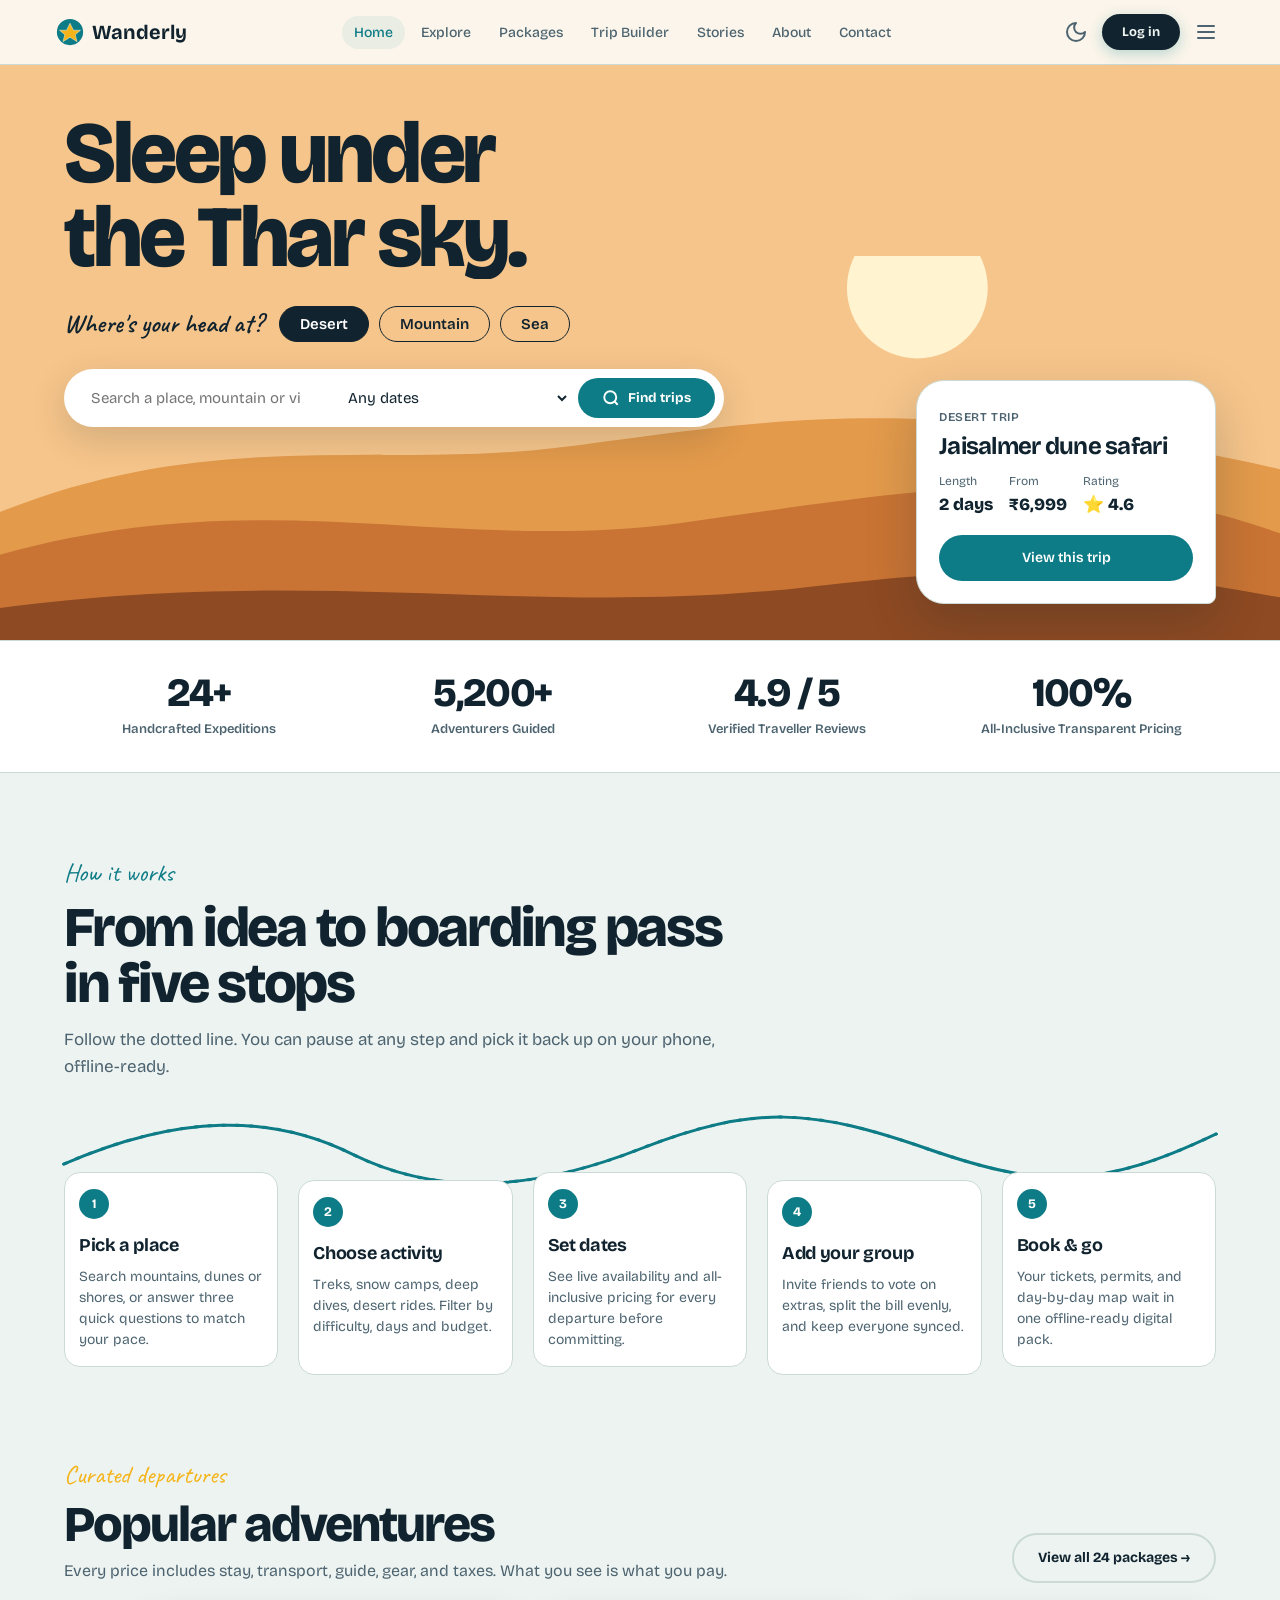
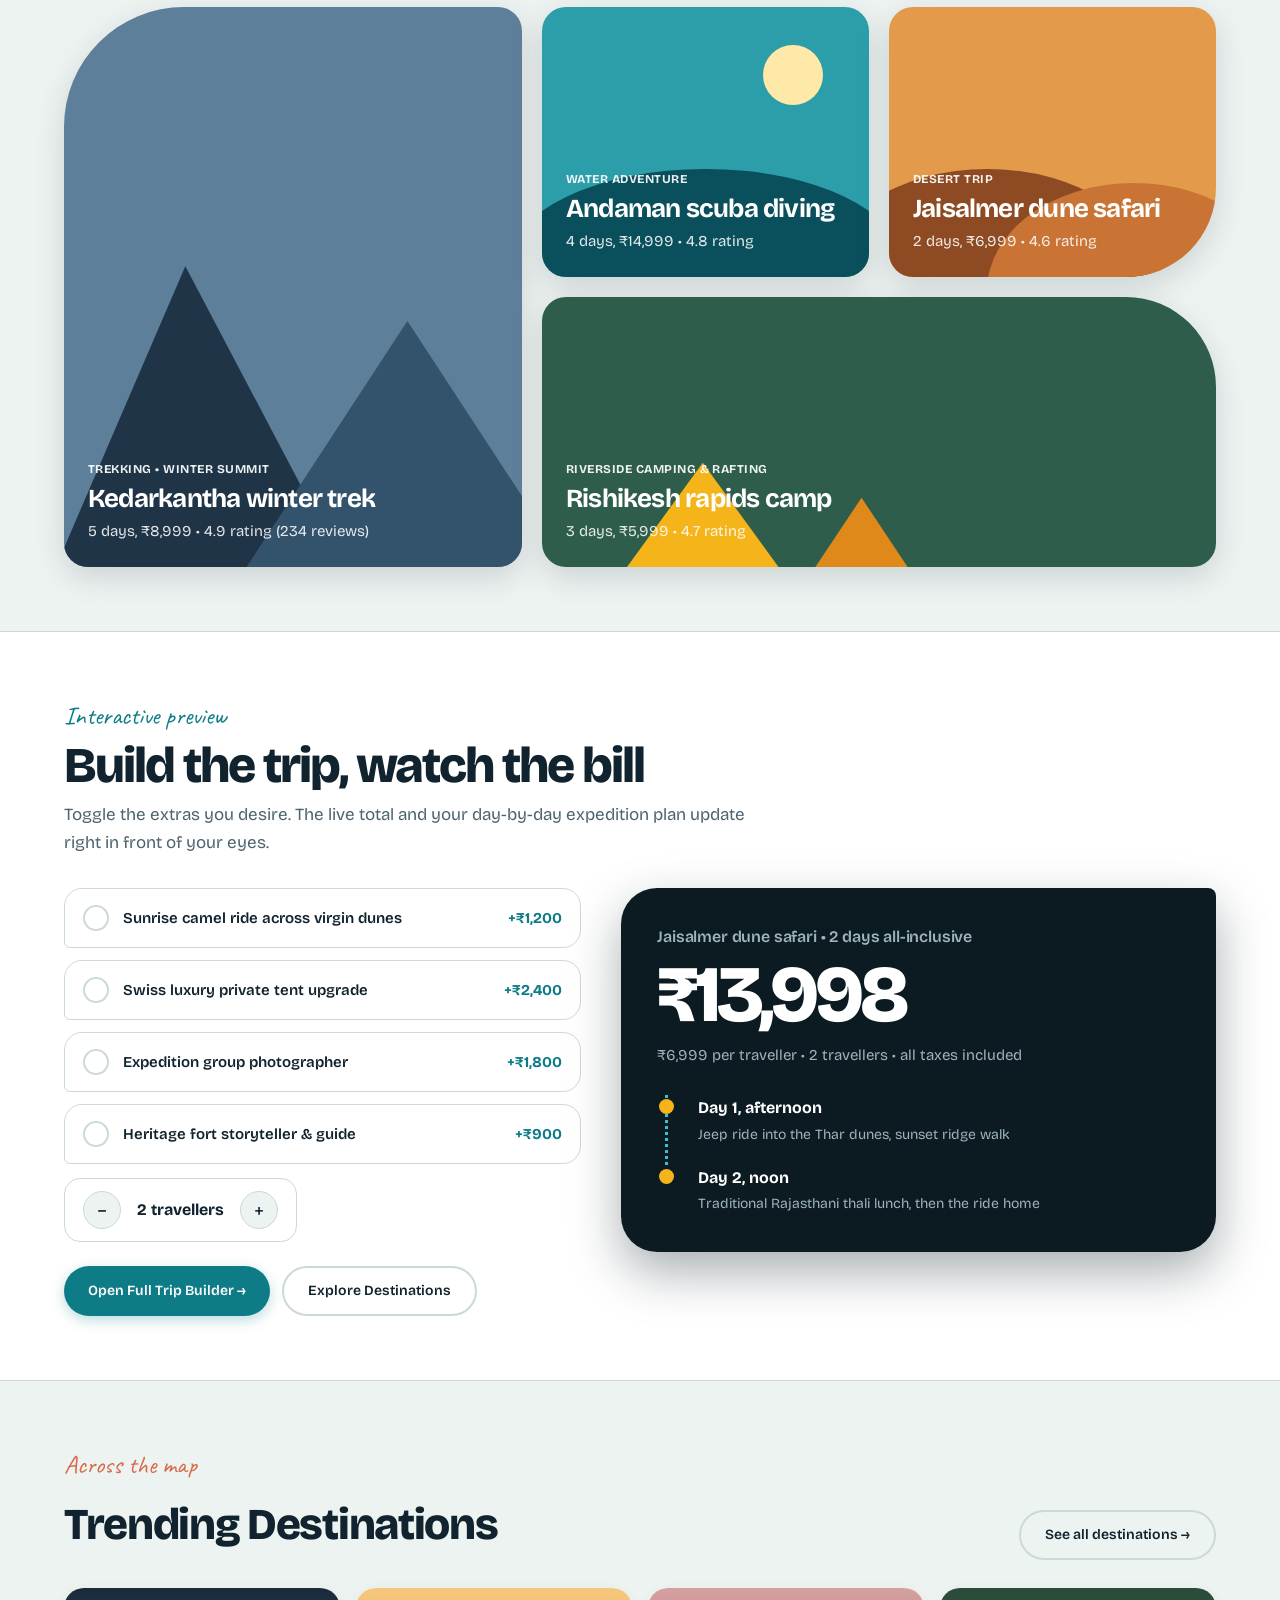
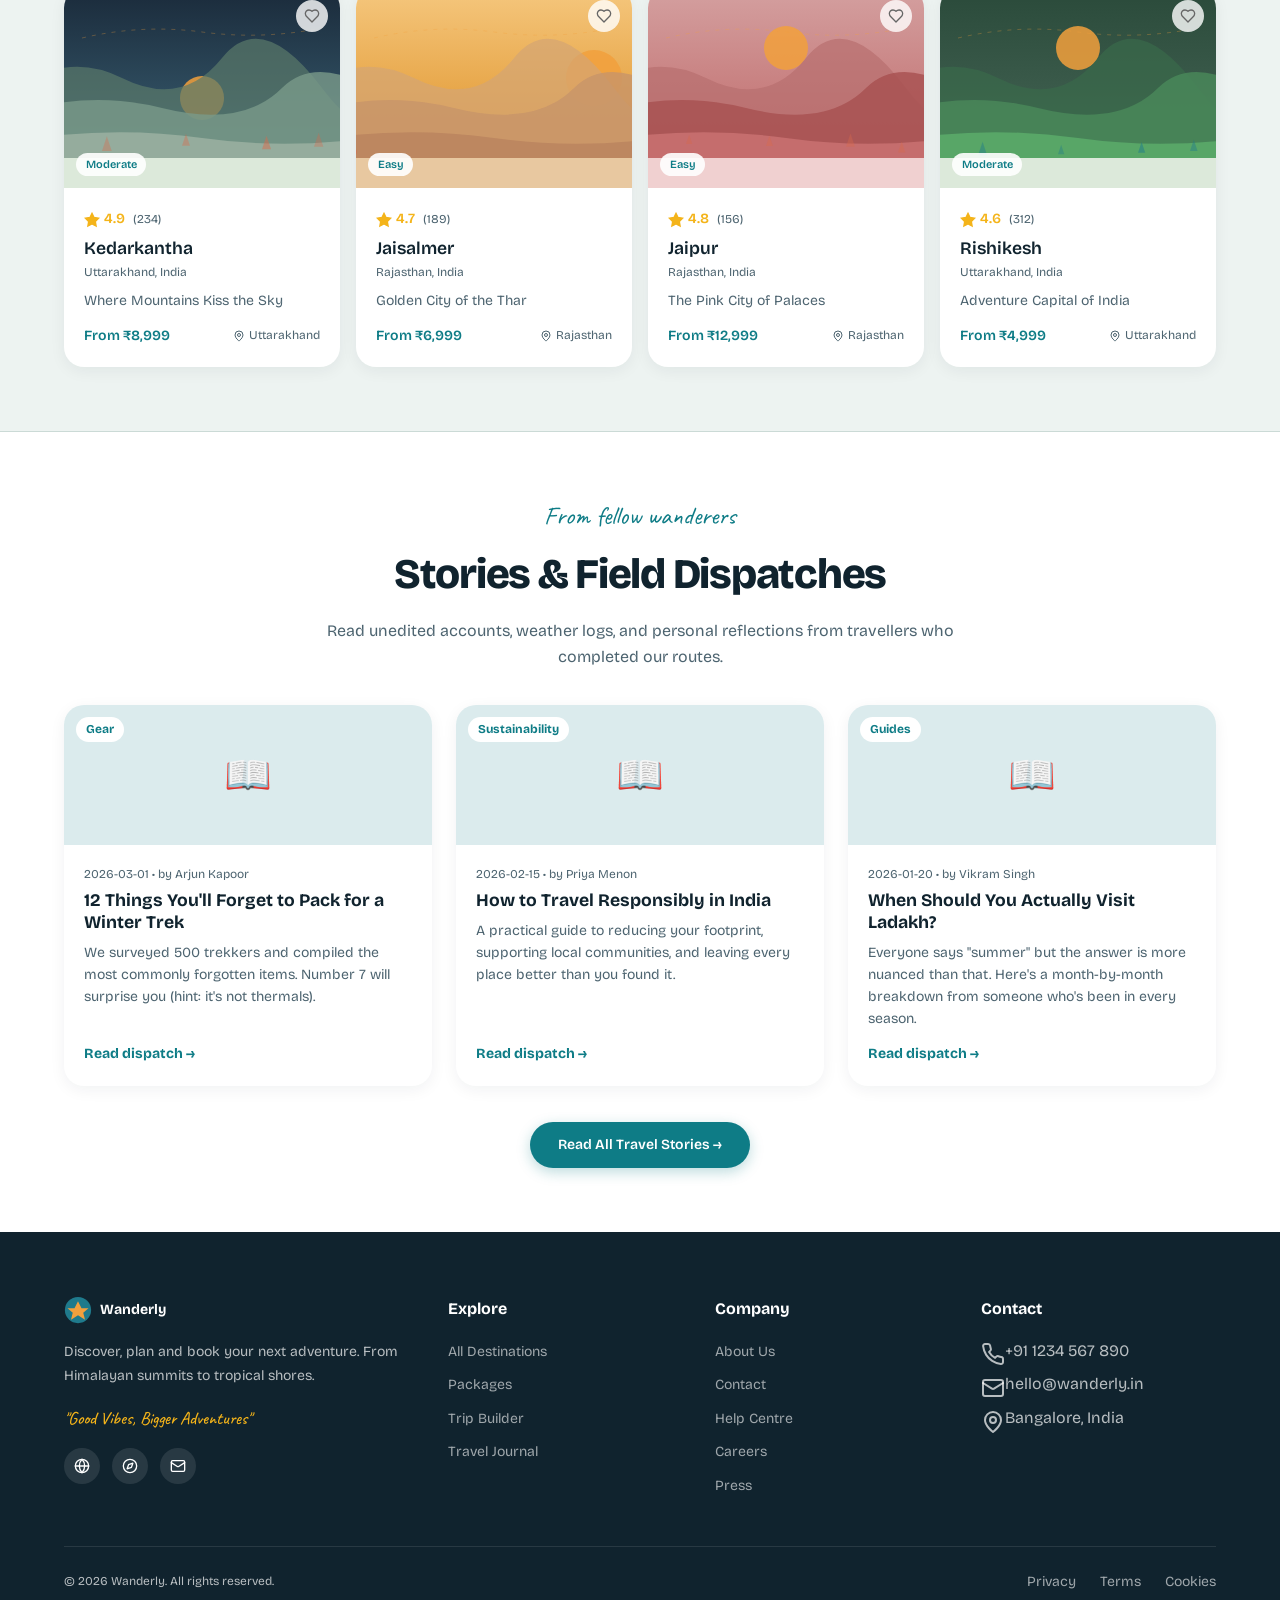
<file: index.html>
<!doctype html>
<html lang="en">
<head>
  <meta charset="UTF-8">
  <meta name="viewport" content="width=device-width, initial-scale=1.0, viewport-fit=cover">
  <title>Wanderly — Discover Your Next Adventure</title>
  <meta name="description" content="Discover, plan and book your next adventure. Follow the trail from idea to boarding pass in five easy stops.">
  <link rel="stylesheet" href="css/common.css">
  <link rel="stylesheet" href="css/pages/home.css">
</head>
<body>

  <!-- HERO SECTION WITH DYNAMIC SCENE & VIBE CHIPS -->
  <header class="hero-concept" id="hero">
    <div class="wrap">
      
      <!-- Welcome back badge if user is logged in -->
      <div id="hero-welcome-badge" style="display:none" class="badge-user-welcome">
        <span>✨ Welcome back, <strong id="hero-user-name">Adventurer</strong></span>
        <span style="opacity:0.6">•</span>
        <a href="account.html" style="color:var(--teal);text-decoration:underline">My Saved Trips</a>
      </div>

      <h1 class="hero-title" id="h1" aria-live="polite">
        <span><i>Sleep under</i></span>
        <span><i>the Thar sky.</i></span>
      </h1>

      <div class="vibes" role="group" aria-label="Pick a vibe">
        <b>Where's your head at?</b>
        <button type="button" class="vibe-chip" aria-pressed="true" data-vibe="0">Desert</button>
        <button type="button" class="vibe-chip" aria-pressed="false" data-vibe="1">Mountain</button>
        <button type="button" class="vibe-chip" aria-pressed="false" data-vibe="2">Sea</button>
      </div>

      <!-- Search Bar -->
      <form class="find-bar" action="explore.html" method="GET">
        <input type="text" name="q" id="search-destination" aria-label="Destination" placeholder="Search a place, mountain or vibe...">
        <select name="season" aria-label="Dates">
          <option value="">Any dates</option>
          <option value="winter">Winter (Nov - Feb)</option>
          <option value="spring">Spring (Mar - May)</option>
          <option value="monsoon">Monsoon (Jun - Aug)</option>
          <option value="autumn">Autumn (Sep - Oct)</option>
        </select>
        <button type="submit" class="btn-find">
          <svg width="18" height="18" viewBox="0 0 24 24" fill="none" stroke="currentColor" stroke-width="2.5"><circle cx="11" cy="11" r="8"/><path d="m21 21-4.3-4.3"/></svg>
          Find trips
        </button>
      </form>
    </div>

    <!-- Dynamic SVG Scene -->
    <svg class="scene" viewBox="0 0 1200 500" preserveAspectRatio="xMidYMax slice" aria-hidden="true">
      <circle id="sun" cx="0" cy="0" r="66" fill="#FFF3D0"/>
      <!-- Desert Scene (Vibe 0) -->
      <g class="sc on" id="scene-desert" style="--a:#E39A4B;--b:#C97434;--c:#8E4A22">
        <path fill="#E39A4B" d="M0 380C200 300 350 340 520 320S850 260 1200 340V500H0Z"/>
        <path fill="#C97434" d="M0 420C250 350 420 420 640 390S1000 330 1200 400V500H0Z"/>
        <path fill="#8E4A22" d="M0 470C300 430 500 480 760 450S1080 440 1200 460V500H0Z"/>
      </g>
      <!-- Mountain Scene (Vibe 1) -->
      <g class="sc" id="scene-mountain">
        <path fill="#7E9BB3" d="M0 400L180 220 300 330 470 150 640 340 800 230 980 350 1120 260 1200 300V500H0Z"/>
        <path fill="#4C6A86" d="M0 440L150 340 300 430 520 300 720 440 900 360 1200 450V500H0Z"/>
        <path fill="#1F3446" d="M0 470C200 440 400 490 700 465S1050 470 1200 455V500H0Z"/>
      </g>
      <!-- Sea Scene (Vibe 2) -->
      <g class="sc" id="scene-sea">
        <path fill="#2FA4B0" d="M0 390H1200V500H0Z"/>
        <path fill="#2FA4B0" d="M700 390C740 330 800 330 840 390Z"/>
        <path fill="#0E7C86" d="M0 430C150 410 250 450 400 430S650 410 800 430 1050 450 1200 425V500H0Z"/>
        <path fill="#0A4F5C" d="M0 475C200 455 350 490 560 470S900 450 1200 478V500H0Z"/>
      </g>
    </svg>

    <!-- Floating Interactive Trip Card -->
    <aside class="floating-trip" aria-live="polite">
      <small id="t-tag">Desert trip</small>
      <h3 id="t-name">Jaisalmer dune safari</h3>
      <dl>
        <div><dt>Length</dt><dd id="t-days">2 days</dd></div>
        <div><dt>From</dt><dd id="t-price">₹6,999</dd></div>
        <div><dt>Rating</dt><dd id="t-rate">⭐ 4.6</dd></div>
      </dl>
      <a href="package-detail.html?slug=jaisalmer-desert-safari" id="t-link" class="btn">View this trip</a>
    </aside>
  </header>

  <!-- TRUST SIGNALS STRIP -->
  <section class="trust-strip">
    <div class="container">
      <div class="trust-strip-grid">
        <div>
          <div class="trust-stat">24+</div>
          <div class="trust-label">Handcrafted Expeditions</div>
        </div>
        <div>
          <div class="trust-stat">5,200+</div>
          <div class="trust-label">Adventurers Guided</div>
        </div>
        <div>
          <div class="trust-stat">4.9 / 5</div>
          <div class="trust-label">Verified Traveller Reviews</div>
        </div>
        <div>
          <div class="trust-stat">100%</div>
          <div class="trust-label">All-Inclusive Transparent Pricing</div>
        </div>
      </div>
    </div>
  </section>

  <!-- 5-STOP JOURNEY SECTION (CONCEPT PATH) -->
  <section class="journey-section" id="how">
    <div class="container">
      <div style="max-width:680px">
        <span style="font-family:var(--font-hand);font-size:1.6rem;color:var(--teal)">How it works</span>
        <h2 style="font-size:clamp(32px, 4.4vw, 56px);line-height:1;letter-spacing:-0.04em;font-weight:800;margin:6px 0 14px;color:var(--ink)">
          From idea to boarding pass in five stops
        </h2>
        <p style="color:var(--mute);font-size:1.0625rem;line-height:1.6">
          Follow the dotted line. You can pause at any step and pick it back up on your phone, offline-ready.
        </p>
      </div>

      <div class="path" id="path">
        <!-- SVG Curved Path Line with Draw Animation -->
        <svg viewBox="0 0 1000 90" preserveAspectRatio="none" aria-hidden="true">
          <path d="M0 60C100 10 180 10 250 50S400 90 500 45 650 5 750 45 900 85 1000 30"/>
          <path class="draw" d="M0 60C100 10 180 10 250 50S400 90 500 45 650 5 750 45 900 85 1000 30"/>
        </svg>

        <div class="stop">
          <span class="stop-badge">1</span>
          <h4>Pick a place</h4>
          <p>Search mountains, dunes or shores, or answer three quick questions to match your pace.</p>
        </div>

        <div class="stop">
          <span class="stop-badge">2</span>
          <h4>Choose activity</h4>
          <p>Treks, snow camps, deep dives, desert rides. Filter by difficulty, days and budget.</p>
        </div>

        <div class="stop">
          <span class="stop-badge">3</span>
          <h4>Set dates</h4>
          <p>See live availability and all-inclusive pricing for every departure before committing.</p>
        </div>

        <div class="stop">
          <span class="stop-badge">4</span>
          <h4>Add your group</h4>
          <p>Invite friends to vote on extras, split the bill evenly, and keep everyone synced.</p>
        </div>

        <div class="stop">
          <span class="stop-badge">5</span>
          <h4>Book & go</h4>
          <p>Your tickets, permits, and day-by-day map wait in one offline-ready digital pack.</p>
        </div>
      </div>
    </div>
  </section>

  <!-- POPULAR ADVENTURES ASYMMETRIC BENTO GRID -->
  <section class="section" id="trips" style="padding-top:0">
    <div class="container">
      <div style="display:flex;justify-content:space-between;align-items:flex-end;margin-bottom:20px;flex-wrap:wrap;gap:16px">
        <div>
          <span style="font-family:var(--font-hand);font-size:1.6rem;color:var(--gold)">Curated departures</span>
          <h2 style="font-size:clamp(30px, 4vw, 50px);font-weight:800;letter-spacing:-0.04em;line-height:1;margin:4px 0 0;color:var(--ink)">
            Popular adventures
          </h2>
          <p style="color:var(--mute);margin-top:8px;font-size:1rem">
            Every price includes stay, transport, guide, gear, and taxes. What you see is what you pay.
          </p>
        </div>
        <a href="packages.html" class="btn btn-secondary" style="border-radius:999px;font-weight:700">View all 24 packages →</a>
      </div>

      <div class="bento-grid">
        <a class="bento-card c1" href="package-detail.html?slug=kedarkantha-winter-trek">
          <small>Trekking • Winter Summit</small>
          <h3>Kedarkantha winter trek</h3>
          <p>5 days, ₹8,999 • 4.9 rating (234 reviews)</p>
        </a>
        <a class="bento-card c2" href="package-detail.html?slug=andaman-scuba-experience">
          <small>Water adventure</small>
          <h3>Andaman scuba diving</h3>
          <p>4 days, ₹14,999 • 4.8 rating</p>
        </a>
        <a class="bento-card c3" href="package-detail.html?slug=jaisalmer-desert-safari">
          <small>Desert trip</small>
          <h3>Jaisalmer dune safari</h3>
          <p>2 days, ₹6,999 • 4.6 rating</p>
        </a>
        <a class="bento-card c4" href="package-detail.html?slug=rishikesh-rafting-camping">
          <small>Riverside Camping & Rafting</small>
          <h3>Rishikesh rapids camp</h3>
          <p>3 days, ₹5,999 • 4.7 rating</p>
        </a>
      </div>
    </div>
  </section>

  <!-- INTERACTIVE TRIP BUILDER WIDGET -->
  <section class="section section-alt" id="plan" style="border-top:1px solid var(--line);border-bottom:1px solid var(--line)">
    <div class="container">
      <div style="max-width:700px">
        <span style="font-family:var(--font-hand);font-size:1.6rem;color:var(--teal)">Interactive preview</span>
        <h2 style="font-size:clamp(30px, 4vw, 50px);font-weight:800;letter-spacing:-0.04em;line-height:1;margin:4px 0 10px;color:var(--ink)">
          Build the trip, watch the bill
        </h2>
        <p style="color:var(--mute);font-size:1.0625rem;line-height:1.6">
          Toggle the extras you desire. The live total and your day-by-day expedition plan update right in front of your eyes.
        </p>
      </div>

      <div class="builder-interactive">
        <div>
          <!-- Options checklist -->
          <div class="builder-opts" id="opts"></div>
          
          <!-- Travellers Stepper -->
          <div class="builder-stepper">
            <button type="button" id="minus" aria-label="Fewer travellers">−</button>
            <b id="trav">2 travellers</b>
            <button type="button" id="plus" aria-label="More travellers">+</button>
          </div>

          <div style="margin-top:24px;display:flex;gap:12px;flex-wrap:wrap">
            <a href="trip-builder.html" class="btn btn-primary" style="border-radius:999px">Open Full Trip Builder →</a>
            <a href="packages.html" class="btn btn-secondary" style="border-radius:999px">Explore Destinations</a>
          </div>
        </div>

        <!-- Live Receipt Card -->
        <div class="bill-card">
          <h3>Jaisalmer dune safari • 2 days all-inclusive</h3>
          <div class="bill-total" id="total" aria-live="polite">₹0</div>
          <div class="bill-each" id="each">Calculating bill...</div>
          
          <!-- Itinerary steps that react in real-time -->
          <div class="bill-day">
            <b>Day 1, afternoon</b>
            <span>Jeep ride into the Thar dunes, sunset ridge walk</span>
          </div>
          <div class="bill-day x" data-i="0">
            <b>Day 2, before dawn</b>
            <span>Sunrise camel ride across virgin dunes</span>
          </div>
          <div class="bill-day x" data-i="1">
            <b>Day 1, night</b>
            <span>Upgraded Swiss luxury camp with private tent & heating</span>
          </div>
          <div class="bill-day x" data-i="2">
            <b>Day 2, morning</b>
            <span>Professional expedition photographer captures your group</span>
          </div>
          <div class="bill-day x" data-i="3">
            <b>Day 1, evening</b>
            <span>Heritage fort guide shares hidden Rajput folklore</span>
          </div>
          <div class="bill-day" style="border-left-color:transparent;padding-bottom:0">
            <b>Day 2, noon</b>
            <span>Traditional Rajasthani thali lunch, then the ride home</span>
          </div>
        </div>
      </div>
    </div>
  </section>

  <!-- TRENDING DESTINATIONS SECTION -->
  <section class="section">
    <div class="container">
      <div style="display:flex;justify-content:space-between;align-items:flex-end;margin-bottom:28px;flex-wrap:wrap;gap:16px">
        <div>
          <span style="font-family:var(--font-hand);font-size:1.6rem;color:var(--terracotta)">Across the map</span>
          <h2 style="font-size:clamp(28px, 3.5vw, 44px);font-weight:800;letter-spacing:-0.03em;color:var(--ink);margin:4px 0 0">
            Trending Destinations
          </h2>
        </div>
        <a href="explore.html" class="btn btn-secondary" style="border-radius:999px">See all destinations →</a>
      </div>
      <div class="grid-4" id="trending-destinations"></div>
    </div>
  </section>

  <!-- COMMUNITY TRAVEL STORIES TEASER -->
  <section class="section section-alt" style="border-top:1px solid var(--line)">
    <div class="container">
      <div style="text-align:center;max-width:640px;margin:0 auto 36px">
        <span style="font-family:var(--font-hand);font-size:1.6rem;color:var(--teal)">From fellow wanderers</span>
        <h2 style="font-size:clamp(28px, 3.5vw, 42px);font-weight:800;letter-spacing:-0.03em;color:var(--ink);margin:4px 0 10px">
          Stories & Field Dispatches
        </h2>
        <p style="color:var(--mute);font-size:1rem">
          Read unedited accounts, weather logs, and personal reflections from travellers who completed our routes.
        </p>
      </div>

      <div class="grid-3" id="stories-teaser-grid">
        <!-- Rendered from Blog Data -->
      </div>

      <div style="text-align:center;margin-top:36px">
        <a href="blog.html" class="btn btn-primary" style="border-radius:999px;padding:12px 28px">Read All Travel Stories →</a>
      </div>
    </div>
  </section>

  <!-- Scripts -->
  <script src="js/data.js"></script>
  <script src="js/app.js"></script>
  <script src="js/pages/home.js"></script>
</body>
</html>
</file>
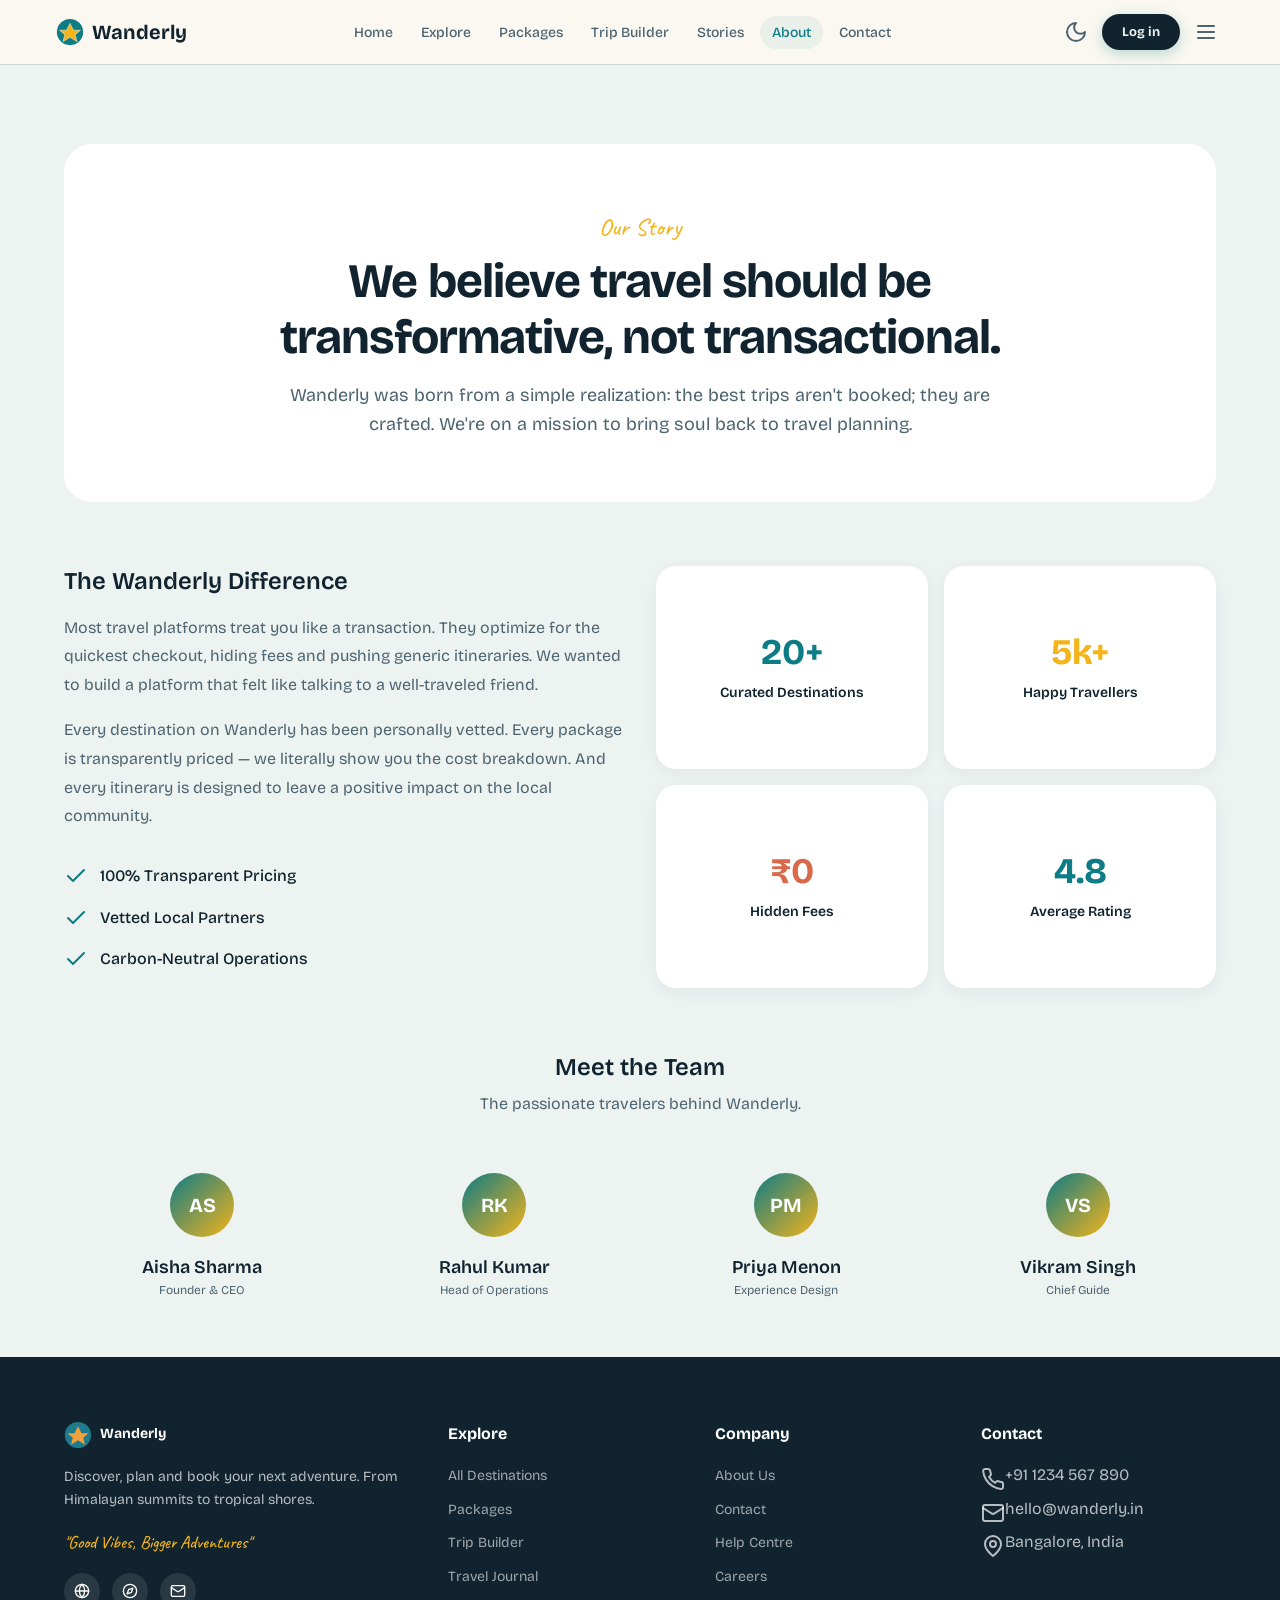
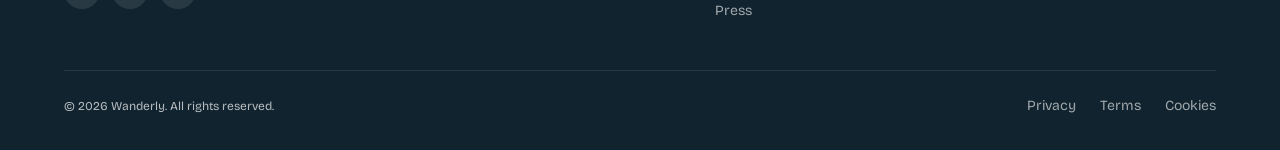
<file: about.html>
<!doctype html>
<html lang="en">
<head>
  <meta charset="UTF-8">
  <meta name="viewport" content="width=device-width, initial-scale=1.0, viewport-fit=cover">
  <title>About Us — Wanderly</title>
  <link rel="stylesheet" href="css/common.css">
  <link rel="stylesheet" href="css/pages/about.css">
</head>
<body>

  <div class="container pt-20 pb-10" style="margin-top: 64px">
    
    <div class="about-hero">
      <span class="text-hand text-amber mb-2" style="font-size:1.5rem;display:block">Our Story</span>
      <h1 class="text-display-lg mb-4">We believe travel should be<br>transformative, not transactional.</h1>
      <p class="text-muted mx-auto" style="max-width:700px;font-size:1.125rem;margin:0 auto">Wanderly was born from a simple realization: the best trips aren't booked; they are crafted. We're on a mission to bring soul back to travel planning.</p>
    </div>

    <div class="grid-2 gap-8 mb-8" style="margin-bottom:4rem">
      <div>
        <h2 class="text-display-sm mb-4">The Wanderly Difference</h2>
        <p class="text-muted mb-4" style="line-height:1.8">Most travel platforms treat you like a transaction. They optimize for the quickest checkout, hiding fees and pushing generic itineraries. We wanted to build a platform that felt like talking to a well-traveled friend.</p>
        <p class="text-muted mb-4" style="line-height:1.8">Every destination on Wanderly has been personally vetted. Every package is transparently priced — we literally show you the cost breakdown. And every itinerary is designed to leave a positive impact on the local community.</p>
        <ul style="list-style:none;margin-top:2rem">
          <li style="display:flex;align-items:center;gap:0.75rem;margin-bottom:1rem;font-weight:500"><span data-icon="check" style="color:var(--teal);display:flex"></span> 100% Transparent Pricing</li>
          <li style="display:flex;align-items:center;gap:0.75rem;margin-bottom:1rem;font-weight:500"><span data-icon="check" style="color:var(--teal);display:flex"></span> Vetted Local Partners</li>
          <li style="display:flex;align-items:center;gap:0.75rem;margin-bottom:1rem;font-weight:500"><span data-icon="check" style="color:var(--teal);display:flex"></span> Carbon-Neutral Operations</li>
        </ul>
      </div>
      <div class="grid-2 gap-4">
        <div class="card p-6 flex-col items-center justify-center text-center" style="padding:2rem;display:flex;align-items:center;justify-content:center;flex-direction:column">
          <div class="text-display-md text-lagoon mb-2">20+</div>
          <div class="text-sm font-semibold">Curated Destinations</div>
        </div>
        <div class="card p-6 flex-col items-center justify-center text-center" style="padding:2rem;display:flex;align-items:center;justify-content:center;flex-direction:column">
          <div class="text-display-md text-amber mb-2">5k+</div>
          <div class="text-sm font-semibold">Happy Travellers</div>
        </div>
        <div class="card p-6 flex-col items-center justify-center text-center" style="padding:2rem;display:flex;align-items:center;justify-content:center;flex-direction:column">
          <div class="text-display-md text-terracotta mb-2">₹0</div>
          <div class="text-sm font-semibold">Hidden Fees</div>
        </div>
        <div class="card p-6 flex-col items-center justify-center text-center" style="padding:2rem;display:flex;align-items:center;justify-content:center;flex-direction:column">
          <div class="text-display-md text-lagoon mb-2">4.8</div>
          <div class="text-sm font-semibold">Average Rating</div>
        </div>
      </div>
    </div>

    <div class="text-center mb-8" style="margin-top:4rem">
      <h2 class="text-display-sm mb-2">Meet the Team</h2>
      <p class="text-muted">The passionate travelers behind Wanderly.</p>
    </div>
    <div class="grid-4 mb-8">
      <div class="team-card">
        <div class="team-avatar">AS</div>
        <h3 class="font-semibold text-lg">Aisha Sharma</h3>
        <p class="text-xs text-muted uppercase tracking-wider">Founder & CEO</p>
      </div>
      <div class="team-card">
        <div class="team-avatar">RK</div>
        <h3 class="font-semibold text-lg">Rahul Kumar</h3>
        <p class="text-xs text-muted uppercase tracking-wider">Head of Operations</p>
      </div>
      <div class="team-card">
        <div class="team-avatar">PM</div>
        <h3 class="font-semibold text-lg">Priya Menon</h3>
        <p class="text-xs text-muted uppercase tracking-wider">Experience Design</p>
      </div>
      <div class="team-card">
        <div class="team-avatar">VS</div>
        <h3 class="font-semibold text-lg">Vikram Singh</h3>
        <p class="text-xs text-muted uppercase tracking-wider">Chief Guide</p>
      </div>
    </div>

  </div>

  <script src="js/data.js"></script>
  <script src="js/app.js"></script>
  <script src="js/pages/about.js"></script>
</body>
</html>
</file>
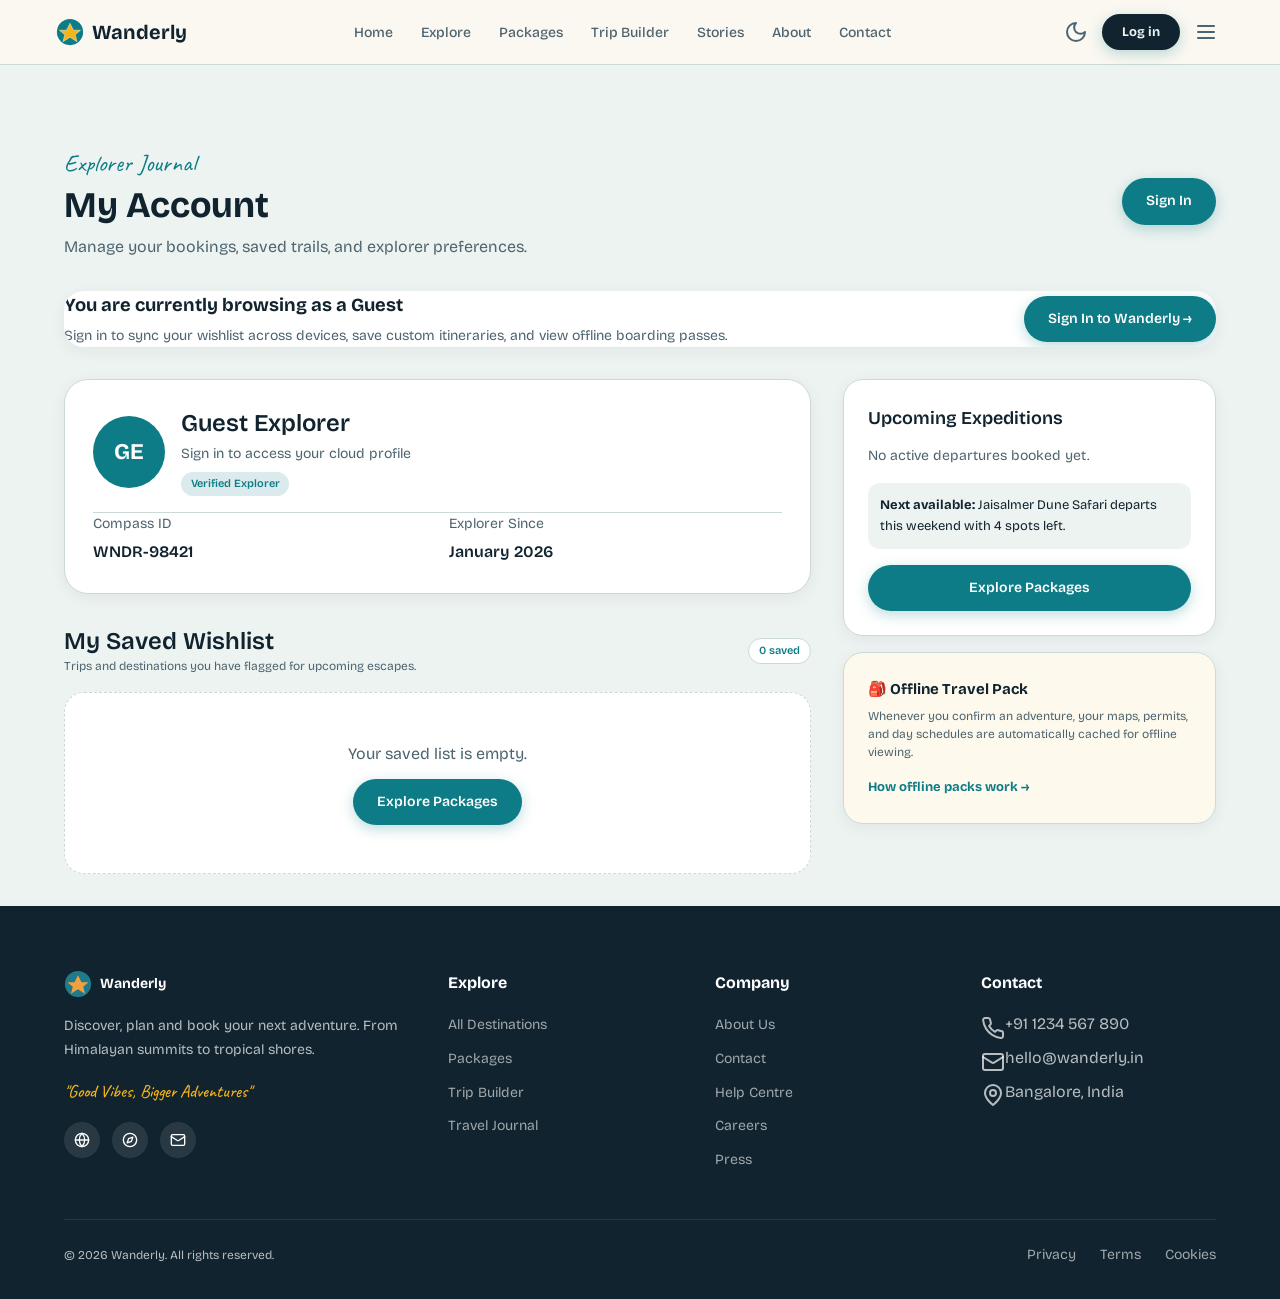
<file: account.html>
<!doctype html>
<html lang="en">
<head>
  <meta charset="UTF-8">
  <meta name="viewport" content="width=device-width, initial-scale=1.0, viewport-fit=cover">
  <title>My Account — Wanderly</title>
  <meta name="description" content="Manage your bookings, wishlists and profile on Wanderly.">
  <link rel="stylesheet" href="css/common.css">
  <link rel="stylesheet" href="css/pages/account.css">
</head>
<body>

  <div class="container pt-20 pb-10" style="margin-top: 64px">
    
    <!-- Top Header & Logout -->
    <div class="flex items-center justify-between mb-8" style="flex-wrap:wrap;gap:16px">
      <div>
        <span style="font-family:var(--font-hand);font-size:1.5rem;color:var(--teal)">Explorer Journal</span>
        <h1 class="text-display-md" style="margin:2px 0 6px">My Account</h1>
        <p class="text-muted">Manage your bookings, saved trails, and explorer preferences.</p>
      </div>
      <div id="auth-header-action">
        <button type="button" onclick="logoutUser()" class="btn btn-secondary" style="border-radius:999px">
          <svg width="16" height="16" viewBox="0 0 24 24" fill="none" stroke="currentColor" stroke-width="2"><path d="M9 21H5a2 2 0 0 1-2-2V5a2 2 0 0 1 2-2h4"/><polyline points="16 17 21 12 16 7"/><line x1="21" y1="12" x2="9" y2="12"/></svg>
          Log out
        </button>
      </div>
    </div>

    <!-- Guest Banner if not logged in -->
    <div id="guest-state-banner" style="display:none" class="card p-6 mb-8" style="background:color-mix(in srgb, var(--gold) 15%, var(--card));border:1.5px solid var(--gold);padding:24px;border-radius:20px">
      <div style="display:flex;justify-content:space-between;align-items:center;flex-wrap:wrap;gap:16px">
        <div>
          <h3 style="font-size:1.15rem;font-weight:700;margin-bottom:4px">You are currently browsing as a Guest</h3>
          <p class="text-muted" style="font-size:0.875rem">Sign in to sync your wishlist across devices, save custom itineraries, and view offline boarding passes.</p>
        </div>
        <a href="login.html" class="btn btn-primary" style="border-radius:999px">Sign In to Wanderly →</a>
      </div>
    </div>

    <div class="layout-detail">
      <!-- Main Column -->
      <div>
        <!-- Profile Card -->
        <div class="card p-6 mb-8" style="padding:1.75rem;border-radius:24px;border:1px solid var(--line)">
          <div class="flex items-center gap-4 mb-4">
            <div class="team-avatar" id="prof-avatar" style="width:72px;height:72px;margin:0;font-size:1.4rem;background:var(--teal)">JD</div>
            <div>
              <h2 class="text-display-sm" id="prof-name" style="margin:0 0 4px">Jane Doe</h2>
              <p class="text-muted" id="prof-email" style="font-size:0.875rem">jane.doe@example.com</p>
              <span id="prof-role" class="card-tag" style="background:color-mix(in srgb, var(--teal) 15%, var(--card));color:var(--teal);margin-top:6px">Verified Explorer</span>
            </div>
          </div>

          <div class="grid-2 mt-6 pt-6" style="border-top:1px solid var(--border)">
             <div>
                <p class="text-sm text-muted mb-1">Compass ID</p>
                <p class="font-semibold" id="prof-phone">WNDR-98421</p>
             </div>
             <div>
                <p class="text-sm text-muted mb-1">Explorer Since</p>
                <p class="font-semibold" id="prof-since">January 2026</p>
             </div>
          </div>
        </div>

        <!-- Wishlist -->
        <div style="display:flex;justify-content:space-between;align-items:center;margin-bottom:16px">
          <div>
            <h2 class="text-display-sm">My Saved Wishlist</h2>
            <p class="text-muted text-xs">Trips and destinations you have flagged for upcoming escapes.</p>
          </div>
          <span id="wishlist-counter" class="card-tag" style="background:var(--card);border:1px solid var(--line)">0 saved</span>
        </div>
        <div class="grid-2 mb-8" id="wishlist-grid"></div>

      </div>

      <!-- Sidebar -->
      <div>
        <div class="sidebar-sticky">
           <!-- Upcoming Trips Card -->
           <div class="sidebar-card" style="border-radius:20px;border:1px solid var(--line)">
              <h3 class="font-semibold mb-3 text-lg" style="color:var(--ink)">Upcoming Expeditions</h3>
              <p class="text-muted text-sm italic mb-4">No active departures booked yet.</p>
              <div style="background:var(--bg);border-radius:12px;padding:12px;margin-bottom:16px;font-size:0.8125rem">
                <strong>Next available:</strong> Jaisalmer Dune Safari departs this weekend with 4 spots left.
              </div>
              <a href="packages.html" class="btn btn-primary w-full justify-center" style="border-radius:999px">Explore Packages</a>
           </div>

           <!-- Offline Pack Notice -->
           <div class="sidebar-card" style="border-radius:20px;border:1px solid var(--line);background:color-mix(in srgb, var(--gold) 8%, var(--card))">
              <h4 style="font-size:0.9375rem;font-weight:700;margin-bottom:6px">🎒 Offline Travel Pack</h4>
              <p class="text-muted text-xs" style="line-height:1.5;margin-bottom:12px">
                Whenever you confirm an adventure, your maps, permits, and day schedules are automatically cached for offline viewing.
              </p>
              <a href="support.html" style="font-size:0.8125rem;color:var(--teal);font-weight:700">How offline packs work →</a>
           </div>
        </div>
      </div>
    </div>
  </div>

  <script src="js/data.js"></script>
  <script src="js/app.js"></script>
  <script src="js/pages/account.js"></script>
</body>
</html>
</file>
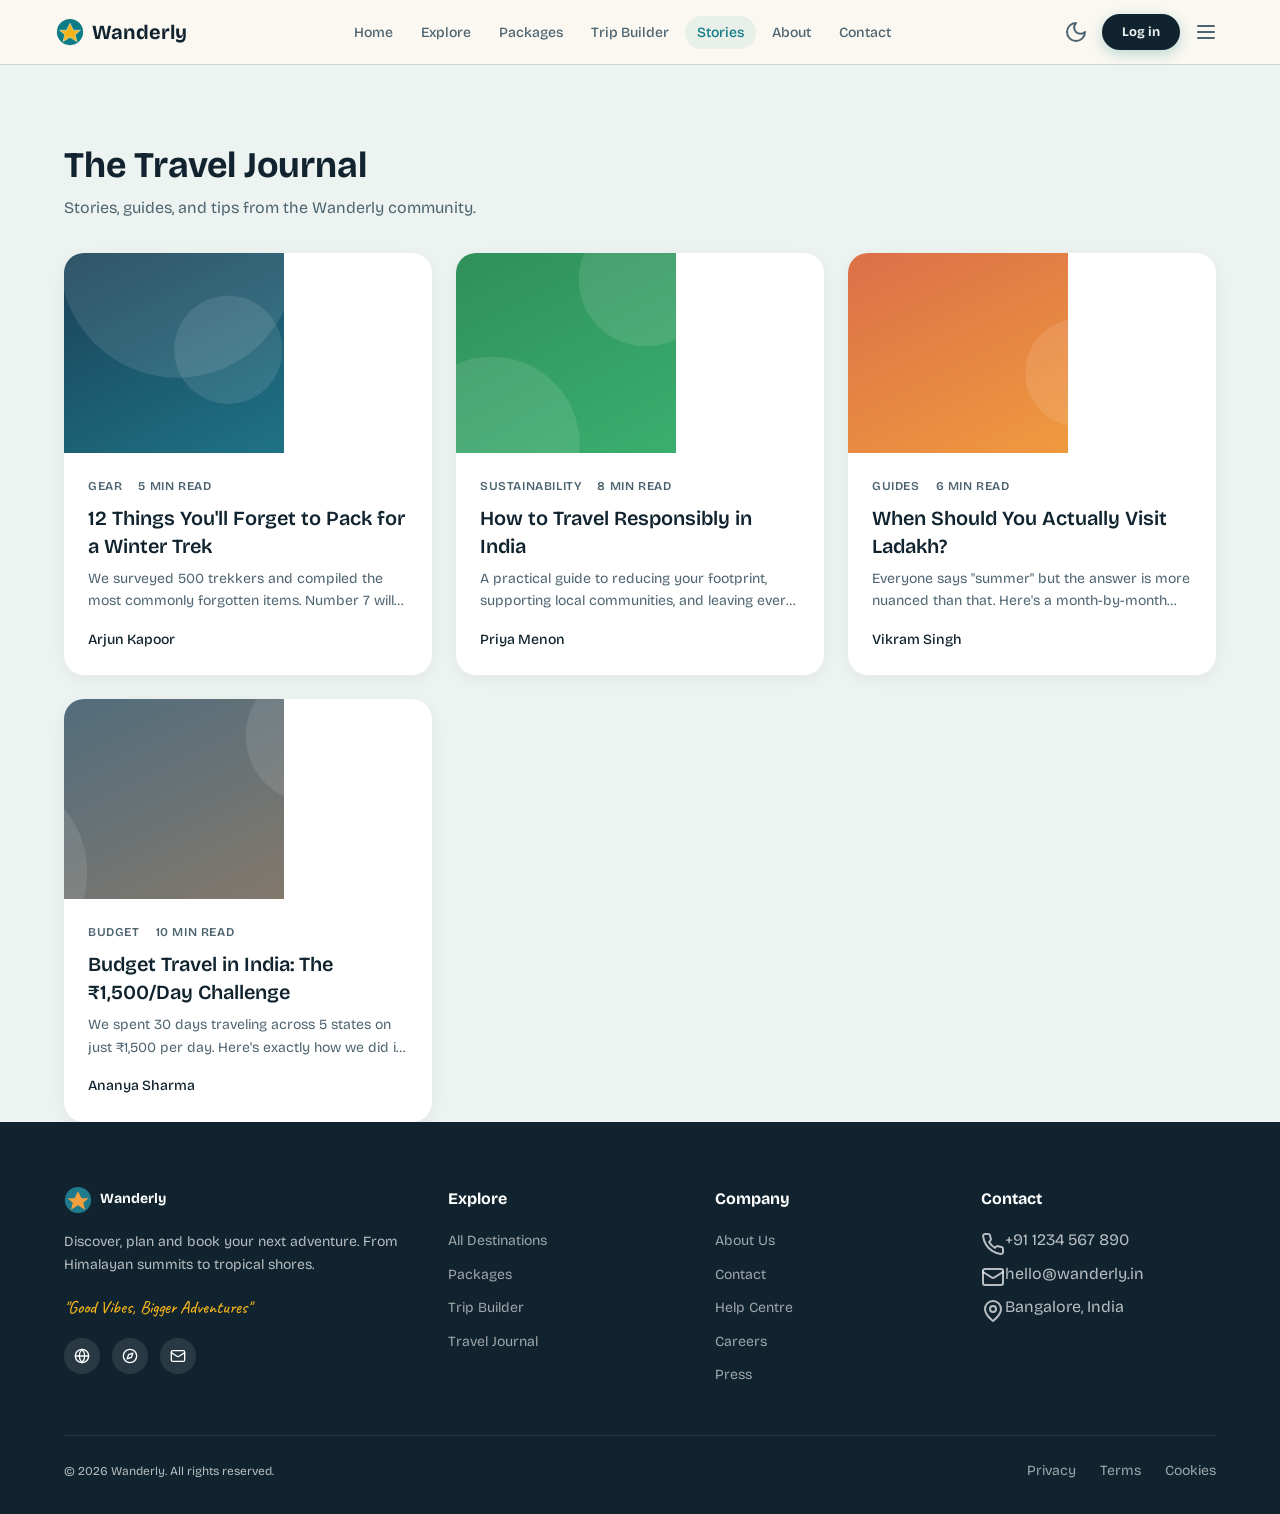
<file: blog.html>
<!doctype html>
<html lang="en">
<head>
  <meta charset="UTF-8">
  <meta name="viewport" content="width=device-width, initial-scale=1.0, viewport-fit=cover">
  <title>The Travel Journal — Wanderly</title>
  <link rel="stylesheet" href="css/common.css">
  <link rel="stylesheet" href="css/pages/blog.css">
</head>
<body>

  <div class="container pt-20 pb-10" style="margin-top: 64px">
    <div class="flex items-center justify-between mb-8">
      <div>
        <h1 class="text-display-md mb-2">The Travel Journal</h1>
        <p class="text-muted">Stories, guides, and tips from the Wanderly community.</p>
      </div>
    </div>

    <div class="grid-3" id="blog-grid"></div>
  </div>

  <script src="js/data.js"></script>
  <script src="js/app.js"></script>
  <script src="js/pages/blog.js"></script>
</body>
</html>
</file>
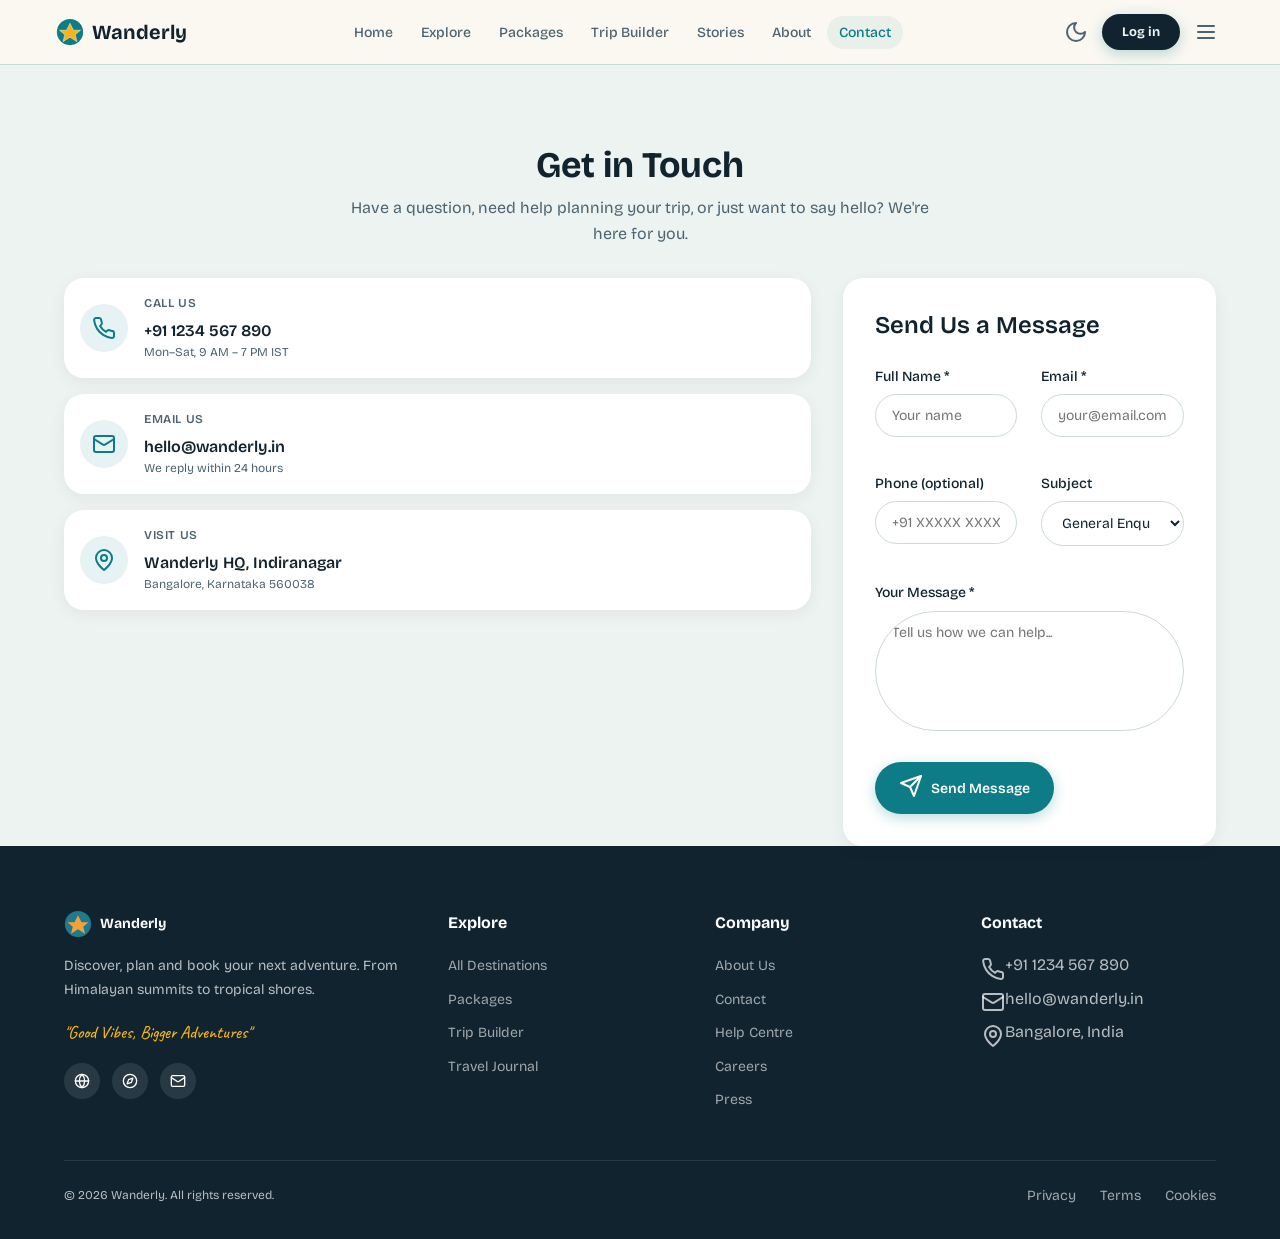
<file: contact.html>
<!doctype html>
<html lang="en">
<head>
  <meta charset="UTF-8">
  <meta name="viewport" content="width=device-width, initial-scale=1.0, viewport-fit=cover">
  <title>Contact Us — Wanderly</title>
  <link rel="stylesheet" href="css/common.css">
  <link rel="stylesheet" href="css/pages/contact.css">
</head>
<body>

  <div class="container pt-20 pb-10" style="margin-top: 64px">
    <div class="text-center mb-8">
      <h1 class="text-display-md mb-2">Get in Touch</h1>
      <p class="text-muted max-w-2xl mx-auto" style="max-width:600px;margin:0 auto">Have a question, need help planning your trip, or just want to say hello? We're here for you.</p>
    </div>

    <div class="layout-detail">
      <!-- Contact Info -->
      <div>
        <div class="flex-col gap-4 mb-8" style="display:flex;flex-direction:column;gap:1rem">
          <div class="card p-4 flex items-center gap-4" style="padding:1rem;display:flex;align-items:center;gap:1rem">
            <div style="width:48px;height:48px;border-radius:50%;background:rgba(14,124,134,0.1);color:var(--teal);display:flex;align-items:center;justify-content:center" data-icon="phone"></div>
            <div>
              <div class="text-xs text-muted font-semibold uppercase tracking-wider mb-1" style="font-size:0.75rem;text-transform:uppercase;letter-spacing:0.05em">Call Us</div>
              <div class="font-semibold">+91 1234 567 890</div>
              <div class="text-xs text-muted mt-1">Mon–Sat, 9 AM – 7 PM IST</div>
            </div>
          </div>
          
          <div class="card p-4 flex items-center gap-4" style="padding:1rem;display:flex;align-items:center;gap:1rem">
            <div style="width:48px;height:48px;border-radius:50%;background:rgba(14,124,134,0.1);color:var(--teal);display:flex;align-items:center;justify-content:center" data-icon="mail"></div>
            <div>
              <div class="text-xs text-muted font-semibold uppercase tracking-wider mb-1" style="font-size:0.75rem;text-transform:uppercase;letter-spacing:0.05em">Email Us</div>
              <div class="font-semibold">hello@wanderly.in</div>
              <div class="text-xs text-muted mt-1">We reply within 24 hours</div>
            </div>
          </div>
          
          <div class="card p-4 flex items-center gap-4" style="padding:1rem;display:flex;align-items:center;gap:1rem">
            <div style="width:48px;height:48px;border-radius:50%;background:rgba(14,124,134,0.1);color:var(--teal);display:flex;align-items:center;justify-content:center" data-icon="mapPin"></div>
            <div>
              <div class="text-xs text-muted font-semibold uppercase tracking-wider mb-1" style="font-size:0.75rem;text-transform:uppercase;letter-spacing:0.05em">Visit Us</div>
              <div class="font-semibold">Wanderly HQ, Indiranagar</div>
              <div class="text-xs text-muted mt-1">Bangalore, Karnataka 560038</div>
            </div>
          </div>
        </div>
      </div>

      <!-- Contact Form -->
      <div>
        <div class="card p-6" style="padding:2rem">
          <h2 class="text-display-sm mb-6">Send Us a Message</h2>
          <form onsubmit="event.preventDefault(); showToast('Message sent! We will get back to you soon.', 'success'); this.reset();">
            <div class="grid-2 mb-4">
              <div class="form-group mb-0">
                <label>Full Name *</label>
                <input type="text" class="form-input" required placeholder="Your name">
              </div>
              <div class="form-group mb-0">
                <label>Email *</label>
                <input type="email" class="form-input" required placeholder="your@email.com">
              </div>
            </div>
            <div class="grid-2 mb-4">
              <div class="form-group mb-0">
                <label>Phone (optional)</label>
                <input type="tel" class="form-input" placeholder="+91 XXXXX XXXXX">
              </div>
              <div class="form-group mb-0">
                <label>Subject</label>
                <select class="form-input">
                  <option>General Enquiry</option>
                  <option>Custom Trip Planning</option>
                  <option>Existing Booking</option>
                  <option>Partnership/Press</option>
                </select>
              </div>
            </div>
            <div class="form-group mb-6">
              <label>Your Message *</label>
              <textarea class="form-input" required placeholder="Tell us how we can help..."></textarea>
            </div>
            <button type="submit" class="btn btn-primary" style="display:inline-flex;align-items:center;gap:8px"><span data-icon="send"></span> Send Message</button>
          </form>
        </div>
      </div>
    </div>
  </div>

  <script src="js/data.js"></script>
  <script src="js/app.js"></script>
  <script src="js/pages/contact.js"></script>
</body>
</html>
</file>
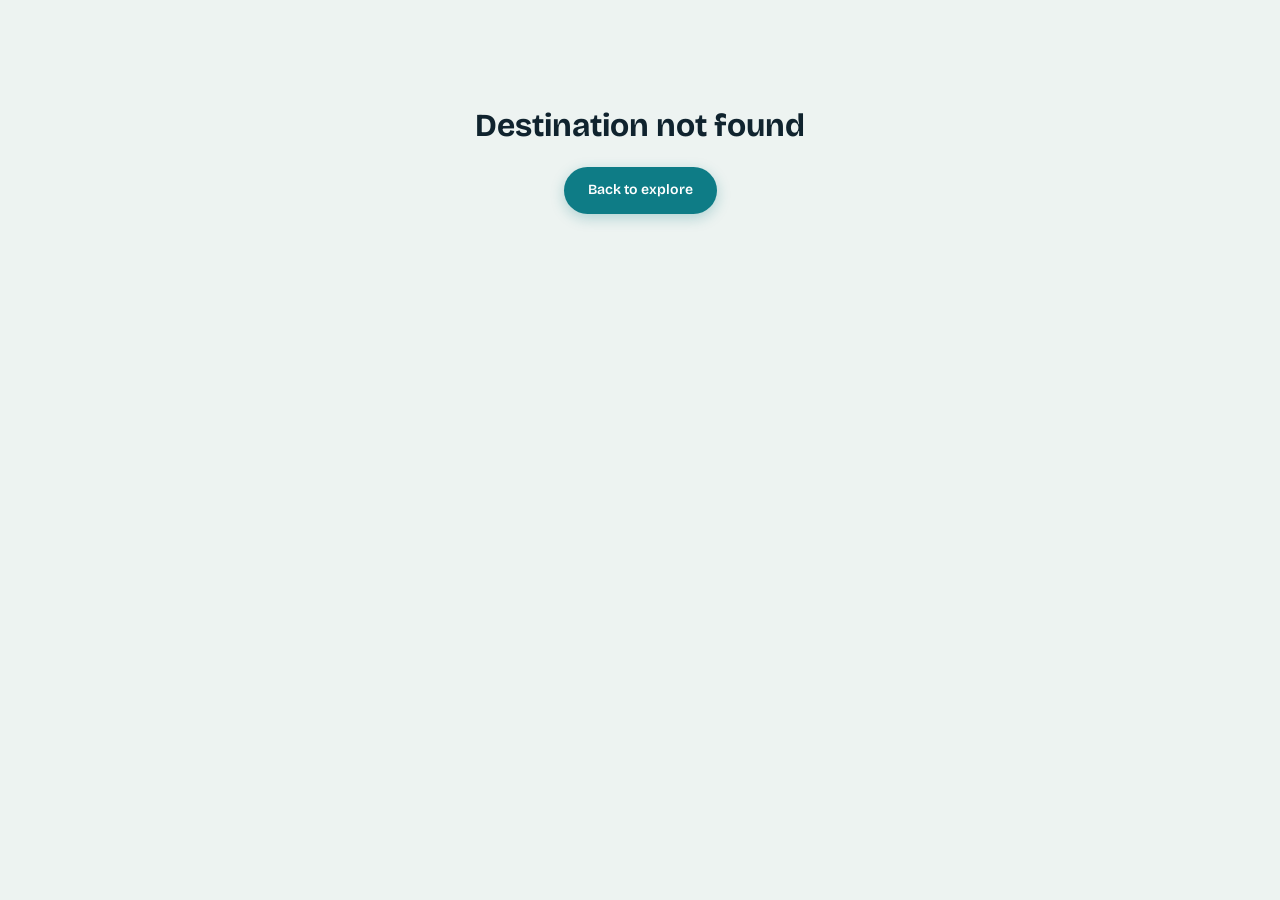
<file: destination.html>
<!doctype html>
<html lang="en">
<head>
  <meta charset="UTF-8">
  <meta name="viewport" content="width=device-width, initial-scale=1.0, viewport-fit=cover">
  <title>Wanderly</title>
  <link rel="stylesheet" href="css/common.css">
  <link rel="stylesheet" href="css/pages/destination.css">
</head>
<body>

  <div id="hero-container" class="hero-art" style="margin-top: 64px"></div>

  <div class="container py-8 layout-detail" style="margin-top:2rem; margin-bottom:4rem">
    <div id="main-content">
      <!-- Dynamic Content -->
    </div>
    
    <div>
      <div class="sidebar-sticky" id="sidebar-content">
        <!-- Dynamic Sidebar -->
      </div>
    </div>
  </div>

  <script src="js/data.js"></script>
  <script src="js/app.js"></script>
  <script src="js/pages/destination.js"></script>
</body>
</html>
</file>
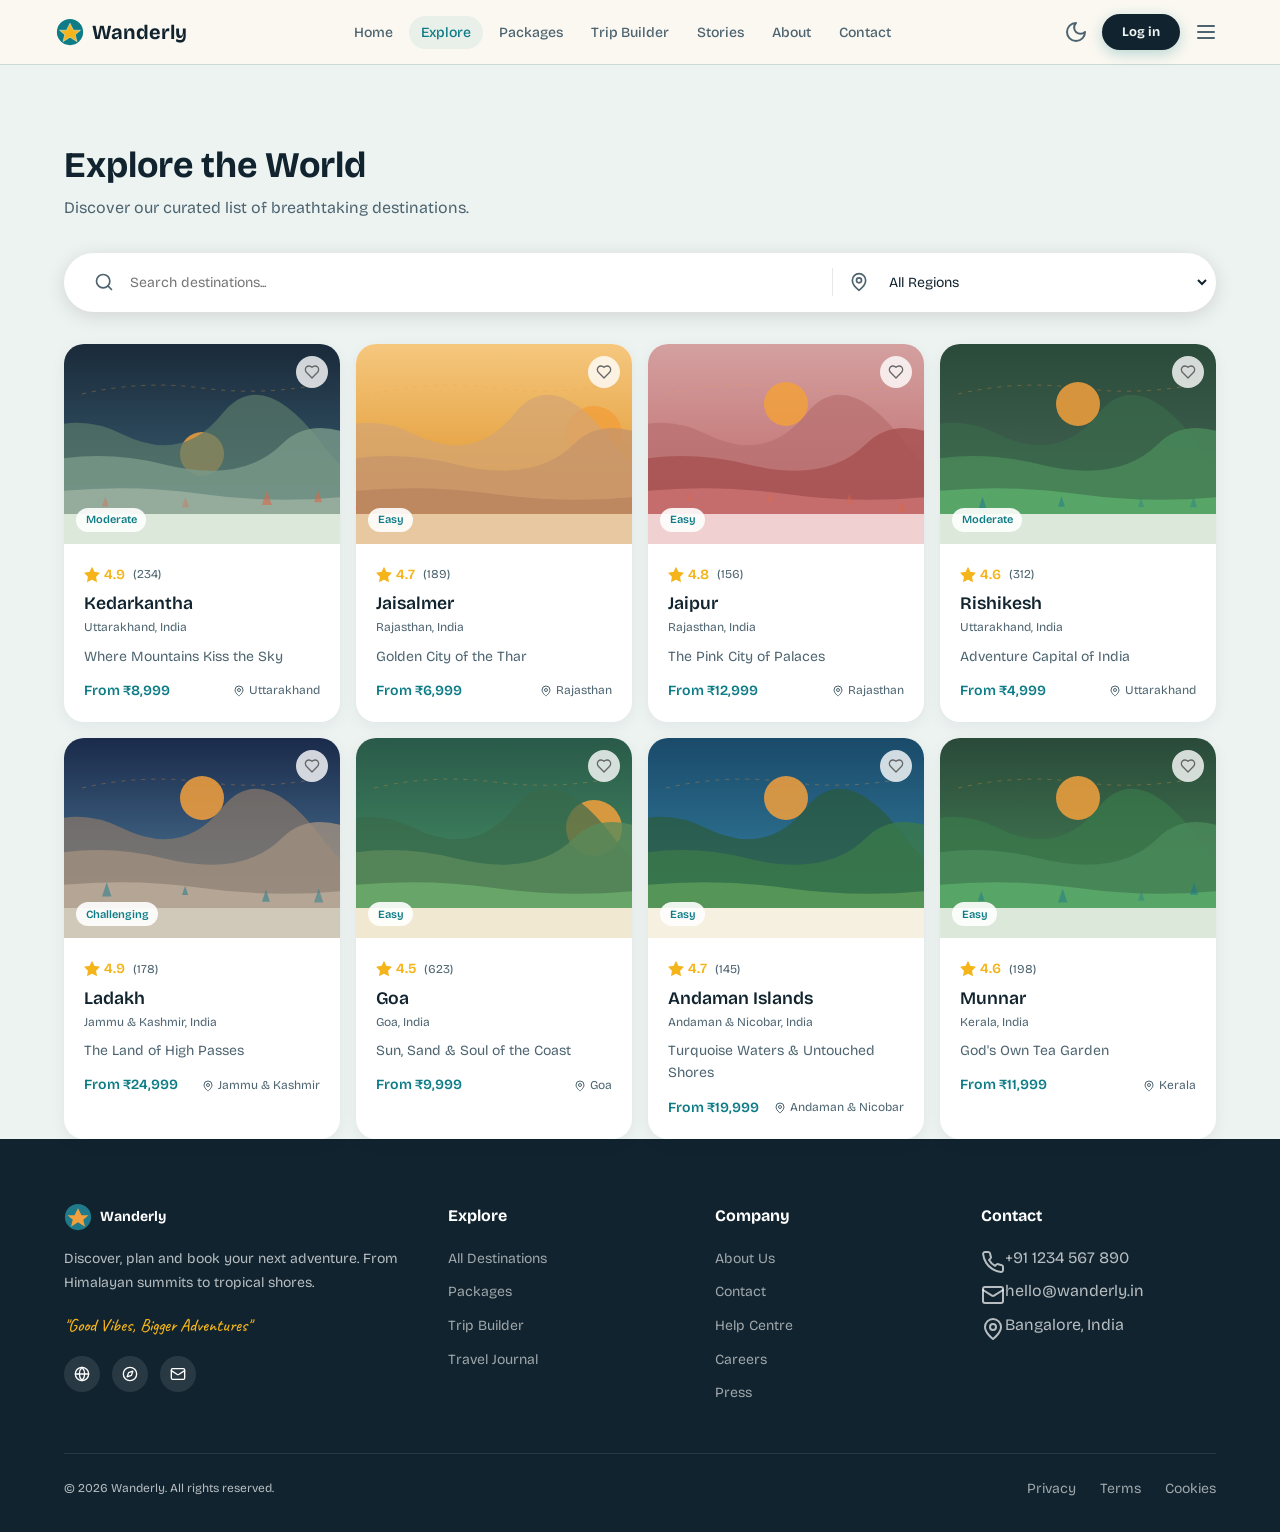
<file: explore.html>
<!doctype html>
<html lang="en">
<head>
  <meta charset="UTF-8">
  <meta name="viewport" content="width=device-width, initial-scale=1.0, viewport-fit=cover">
  <title>Explore Destinations — Wanderly</title>
  <link rel="stylesheet" href="css/common.css">
  <link rel="stylesheet" href="css/pages/explore.css">
</head>
<body>

  <div class="container pt-20 pb-10" style="margin-top: 64px">
    <div class="flex items-center justify-between mb-8">
      <div>
        <h1 class="text-display-md mb-2">Explore the World</h1>
        <p class="text-muted">Discover our curated list of breathtaking destinations.</p>
      </div>
    </div>

    <!-- Search & Filters -->
    <div class="search-pill mb-8" style="margin: 0 0 2rem 0; max-width: 100%">
      <div style="display:flex;align-items:center;flex:2;padding-left:0.5rem">
        <span style="color:var(--text-muted);width:20px;margin-left:1rem;display:flex" data-icon="search"></span>
        <input type="text" id="search-input" placeholder="Search destinations..." style="width:100%" onkeyup="filterDestinations()">
      </div>
      <div class="divider"></div>
      <div style="display:flex;align-items:center;flex:1">
        <span style="color:var(--text-muted);width:20px;margin-left:1rem;display:flex" data-icon="mapPin"></span>
        <select id="region-filter" onchange="filterDestinations()">
          <option value="All">All Regions</option>
          <option value="Uttarakhand">Uttarakhand</option>
          <option value="Rajasthan">Rajasthan</option>
          <option value="Jammu & Kashmir">Jammu & Kashmir</option>
          <option value="Goa">Goa</option>
          <option value="Andaman & Nicobar">Andaman & Nicobar</option>
          <option value="Kerala">Kerala</option>
        </select>
      </div>
    </div>

    <!-- Grid -->
    <div class="grid-4" id="destinations-grid"></div>
  </div>

  <script src="js/data.js"></script>
  <script src="js/app.js"></script>
  <script src="js/pages/explore.js"></script>
</body>
</html>
</file>
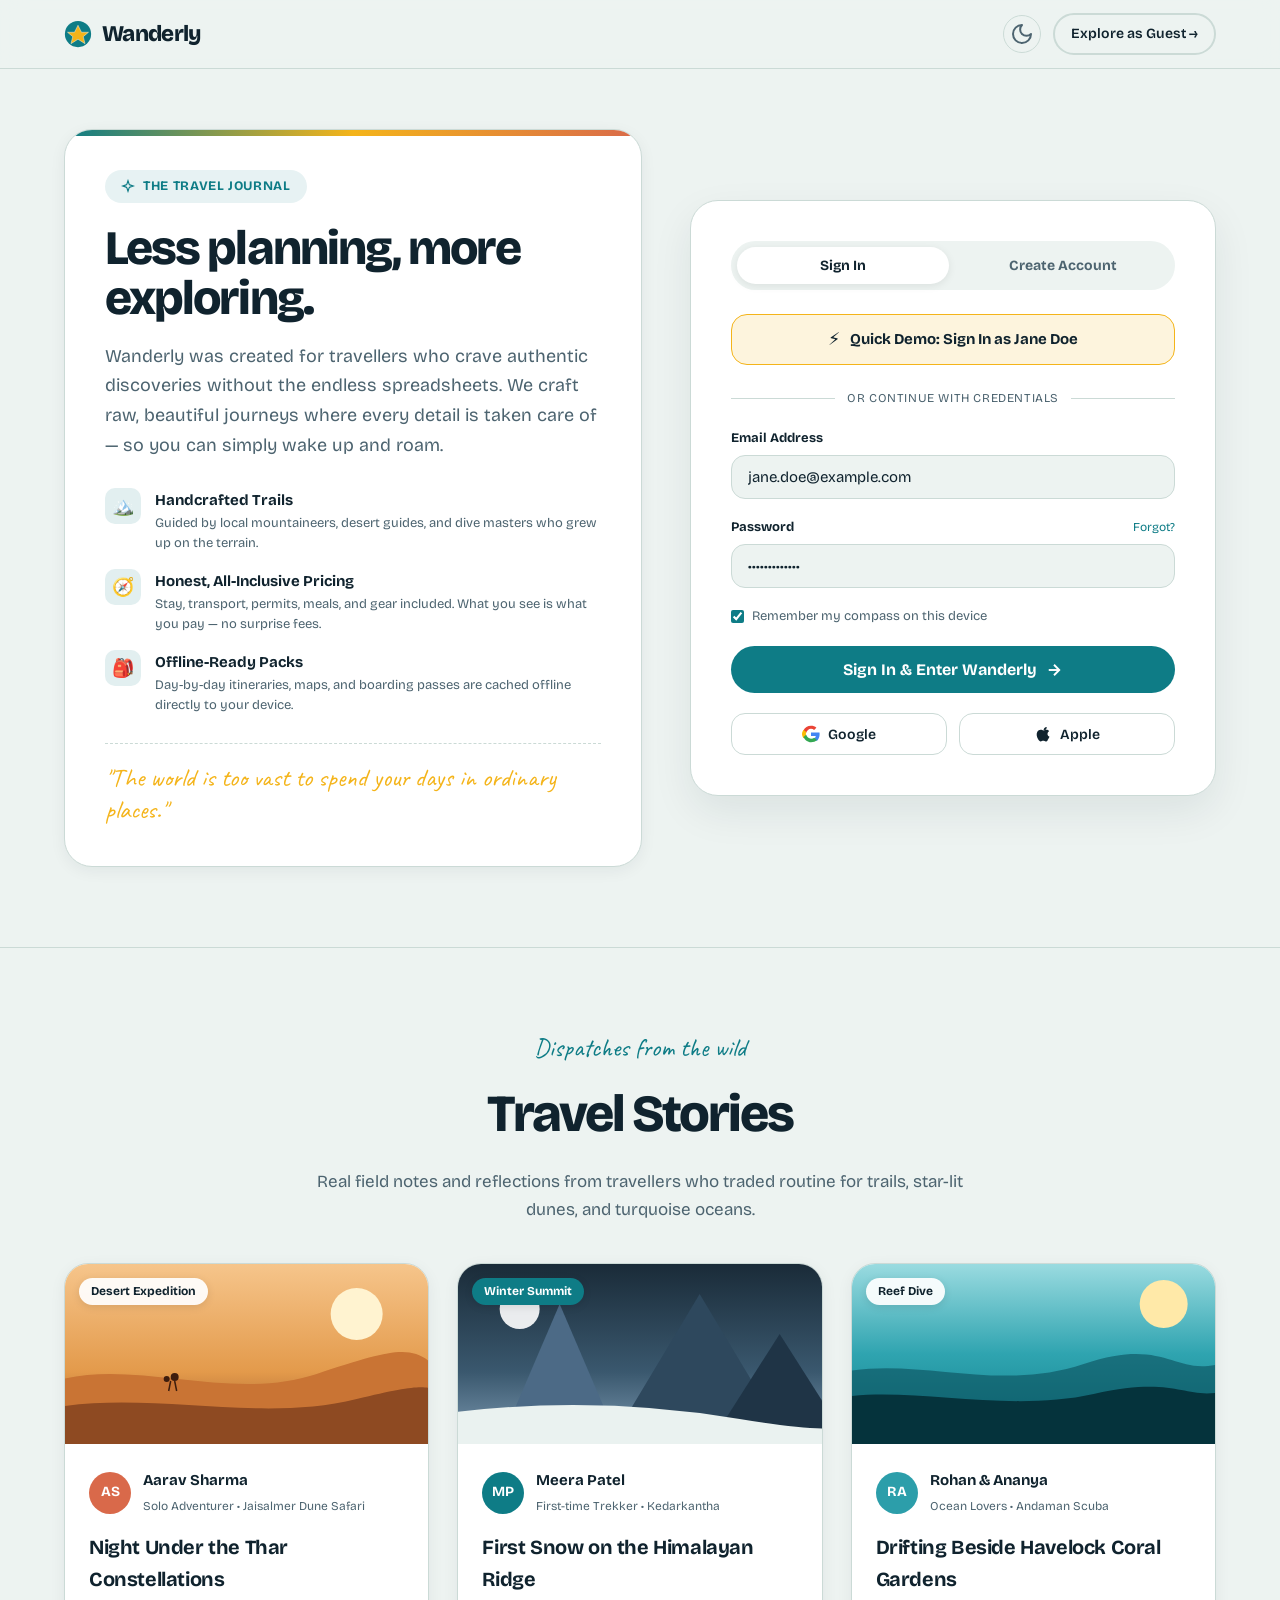
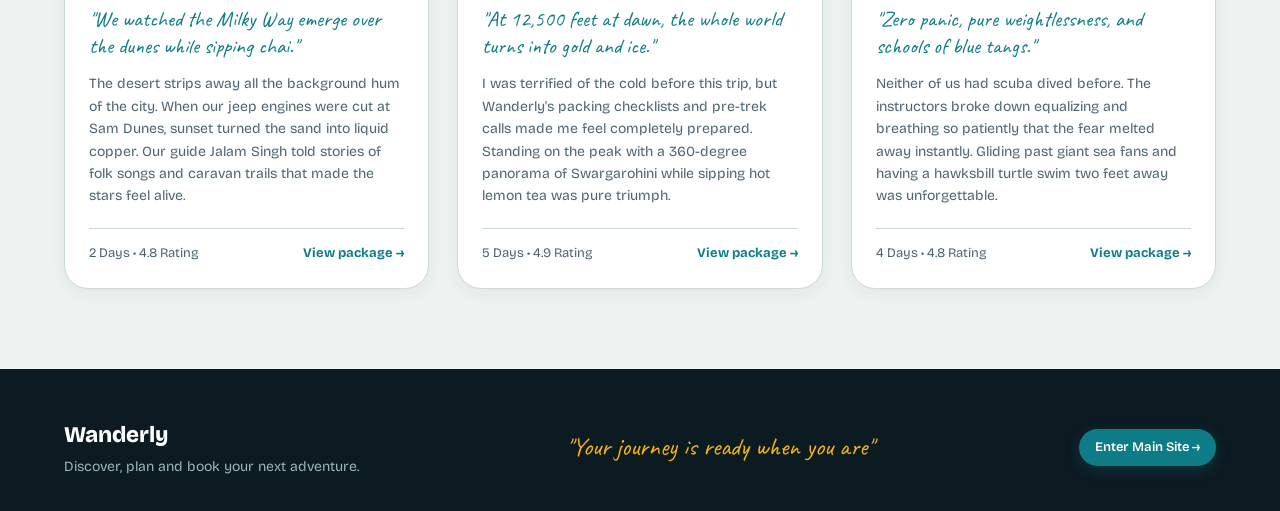
<file: login.html>
<!doctype html>
<html lang="en">
<head>
  <meta charset="UTF-8">
  <meta name="viewport" content="width=device-width, initial-scale=1.0, viewport-fit=cover">
  <title>Welcome to Wanderly — Sign In & Travel Stories</title>
  <meta name="description" content="Sign in to Wanderly to discover handcrafted expeditions, read authentic travel stories, and plan unforgettable journeys.">
  <link rel="stylesheet" href="css/common.css">
  <link rel="stylesheet" href="css/pages/login.css">
</head>
<body>

  <!-- TOP HEADER -->
  <header class="login-header">
    <div class="login-header-inner">
      <a href="index.html" class="brand-link">
        <svg viewBox="0 0 32 32" width="28" height="28"><circle cx="16" cy="16" r="15" fill="#0E7C86"/><path d="M16 6 L20 14 L28 14 L22 19 L24 27 L16 22 L8 27 L10 19 L4 14 L12 14 Z" fill="#F4B41A" stroke="#FFFFFF" stroke-width="0.5"/></svg>
        <span>Wanderly</span>
      </a>
      <div style="display:flex;align-items:center;gap:12px">
        <button id="theme-toggle" onclick="toggleTheme()" aria-label="Toggle theme" style="width:38px;height:38px;border-radius:50%;border:1.5px solid var(--line);background:transparent;display:grid;place-items:center;color:var(--mute);cursor:pointer">◐</button>
        <a href="index.html" class="btn btn-sm btn-secondary" style="border-radius:999px;font-size:0.875rem;font-weight:600">Explore as Guest →</a>
      </div>
    </div>
  </header>

  <main>
    <!-- LOGIN & ABOUT SECTION -->
    <section class="login-hero">
      <div class="container">
        <div class="login-split">
          
          <!-- LEFT: SIMPLE ABOUT WANDERLY -->
          <div class="about-journal">
            <span class="stamp-badge">
              <svg width="14" height="14" viewBox="0 0 24 24" fill="none" stroke="currentColor" stroke-width="2"><path d="m12 3-1.9 5.8a2 2 0 0 1-1.3 1.3L3 12l5.8 1.9a2 2 0 0 1 1.3 1.3L12 21l1.9-5.8a2 2 0 0 1 1.3-1.3L21 12l-5.8-1.9a2 2 0 0 1-1.3-1.3L12 3Z"/></svg>
              The Travel Journal
            </span>
            <h1 class="journal-title">Less planning, more exploring.</h1>
            <p class="journal-lead">
              Wanderly was created for travellers who crave authentic discoveries without the endless spreadsheets. We craft raw, beautiful journeys where every detail is taken care of — so you can simply wake up and roam.
            </p>

            <div class="journal-pillars">
              <div class="pillar-item">
                <div class="pillar-icon">🏔️</div>
                <div>
                  <h4>Handcrafted Trails</h4>
                  <p>Guided by local mountaineers, desert guides, and dive masters who grew up on the terrain.</p>
                </div>
              </div>
              <div class="pillar-item">
                <div class="pillar-icon">🧭</div>
                <div>
                  <h4>Honest, All-Inclusive Pricing</h4>
                  <p>Stay, transport, permits, meals, and gear included. What you see is what you pay — no surprise fees.</p>
                </div>
              </div>
              <div class="pillar-item">
                <div class="pillar-icon">🎒</div>
                <div>
                  <h4>Offline-Ready Packs</h4>
                  <p>Day-by-day itineraries, maps, and boarding passes are cached offline directly to your device.</p>
                </div>
              </div>
            </div>

            <div class="handwritten-quote">
              "The world is too vast to spend your days in ordinary places."
            </div>
          </div>

          <!-- RIGHT: AUTHENTICATION PORTAL -->
          <div class="auth-box">
            
            <!-- Existing Active Session Notice (if logged in) -->
            <div id="active-session-box" class="active-session-banner" style="display:none">
              <div style="width:48px;height:48px;border-radius:50%;background:var(--teal);color:#fff;margin:0 auto 12px;display:grid;place-items:center;font-weight:700;font-size:1.1rem" id="session-avatar">JD</div>
              <h3 style="font-size:1.125rem;font-weight:700;margin:0 0 4px" id="session-name">Logged in as Jane Doe</h3>
              <p style="font-size:0.875rem;color:var(--mute);margin:0 0 16px" id="session-email">jane.doe@example.com</p>
              <div style="display:flex;gap:10px;justify-content:center">
                <a href="index.html" class="btn btn-primary" style="border-radius:999px;padding:9px 20px">Go to Main Website →</a>
                <button type="button" onclick="handleLogout()" class="btn btn-secondary" style="border-radius:999px;padding:9px 18px">Switch Account</button>
              </div>
            </div>

            <!-- Login / Signup Form Form Container -->
            <div id="auth-form-wrapper">
              <div class="auth-tabs">
                <button type="button" class="auth-tab active" id="tab-login" onclick="setAuthTab('login')">Sign In</button>
                <button type="button" class="auth-tab" id="tab-signup" onclick="setAuthTab('signup')">Create Account</button>
              </div>

              <!-- 1-Click Fast Demo Login for Instant Access -->
              <button type="button" class="quick-login-btn" onclick="quickDemoLogin()">
                <span style="font-size:1.1rem">⚡</span>
                <span>Quick Demo: Sign In as <strong>Jane Doe</strong></span>
              </button>

              <div class="auth-divider">
                <span>or continue with credentials</span>
              </div>

              <form id="auth-form" onsubmit="handleAuthSubmit(event)">
                <div class="auth-input-group" id="group-name" style="display:none">
                  <label for="user-name">Your Full Name</label>
                  <input type="text" id="user-name" class="auth-input" placeholder="e.g. Alex Rivera">
                </div>

                <div class="auth-input-group">
                  <label for="user-email">Email Address</label>
                  <input type="email" id="user-email" class="auth-input" placeholder="alex@wanderly.com" required value="jane.doe@example.com">
                </div>

                <div class="auth-input-group">
                  <div style="display:flex;justify-content:space-between;align-items:center;margin-bottom:6px">
                    <label for="user-password" style="margin-bottom:0">Password</label>
                    <a href="#" style="font-size:0.75rem;color:var(--teal);text-decoration:none" onclick="event.preventDefault();showToast('Demo mode: Any password works!','info')">Forgot?</a>
                  </div>
                  <input type="password" id="user-password" class="auth-input" placeholder="••••••••" required value="adventure2026">
                </div>

                <div style="display:flex;align-items:center;gap:8px;margin-bottom:20px;font-size:0.8125rem;color:var(--mute)">
                  <input type="checkbox" id="remember" checked style="accent-color:var(--teal)">
                  <label for="remember" style="margin:0;cursor:pointer">Remember my compass on this device</label>
                </div>

                <button type="submit" class="auth-submit-btn" id="btn-submit">
                  <span id="submit-text">Sign In & Enter Wanderly</span>
                  <svg width="18" height="18" viewBox="0 0 24 24" fill="none" stroke="currentColor" stroke-width="2.5"><path d="M5 12h14"/><path d="m12 5 7 7-7 7"/></svg>
                </button>
              </form>

              <!-- Social Auth Options -->
              <div style="display:flex;gap:12px;margin-top:20px">
                <button type="button" class="social-btn" onclick="socialDemoLogin('Google')">
                  <svg width="18" height="18" viewBox="0 0 24 24"><path fill="#EA4335" d="M12 5c1.6 0 3 .6 4.1 1.6l3.1-3.1C17.3 1.8 14.8 1 12 1 7.5 1 3.7 3.6 1.9 7.3l3.7 2.9C6.5 7.4 9 5 12 5z"/><path fill="#4285F4" d="M23.5 12.3c0-.8-.1-1.6-.2-2.3H12v4.6h6.5c-.3 1.5-1.1 2.8-2.4 3.7l3.7 2.9c2.2-2 3.7-5.1 3.7-8.9z"/><path fill="#FBBC05" d="M5.6 14.8c-.2-.7-.4-1.5-.4-2.8s.2-2.1.4-2.8L1.9 6.3C.7 8.7 0 10.3 0 12s.7 3.3 1.9 5.7l3.7-2.9z"/><path fill="#34A853" d="M12 23c3.2 0 6-1.1 8-3l-3.7-2.9c-1.1.7-2.5 1.2-4.3 1.2-3 0-5.5-2.4-6.4-5.2L1.9 16C3.7 19.7 7.5 23 12 23z"/></svg>
                  Google
                </button>
                <button type="button" class="social-btn" onclick="socialDemoLogin('Apple')">
                  <svg width="18" height="18" viewBox="0 0 24 24" fill="currentColor"><path d="M18.7 19.5c-.8 1.2-1.7 2.4-3 2.4-1.4 0-1.8-.8-3.4-.8-1.5 0-2 .8-3.4.8-1.3 0-2.3-1.3-3.2-2.5-1.8-2.6-3.1-7.3-1.3-10.4 1-1.6 2.7-2.6 4.5-2.6 1.4 0 2.7.9 3.5.9.8 0 2.4-1.1 4.1-.9 1.5.1 2.8.6 3.7 1.8-3.2 1.9-2.7 6.1.5 7.4-.7 1.6-1.7 3.4-2.7 4.7zM15.9 5.8c.7-.9 1.2-2.1 1-3.3-1.1.1-2.3.7-3 1.6-.6.8-1.2 2-1 3.2 1.2.1 2.3-.6 3-1.5z"/></svg>
                  Apple
                </button>
              </div>
            </div>

          </div>
        </div>
      </div>
    </section>

    <!-- TRAVEL STORIES SECTION -->
    <section class="stories-section" id="stories">
      <div class="container">
        <div style="text-align:center;max-width:700px;margin:0 auto">
          <span style="font-family:var(--font-hand);font-size:1.6rem;color:var(--teal)">Dispatches from the wild</span>
          <h2 style="font-size:clamp(30px,4.5vw,52px);font-weight:800;letter-spacing:-0.04em;margin:4px 0 12px;color:var(--ink)">
            Travel Stories
          </h2>
          <p style="color:var(--mute);font-size:1.0625rem;line-height:1.6">
            Real field notes and reflections from travellers who traded routine for trails, star-lit dunes, and turquoise oceans.
          </p>
        </div>

        <div class="stories-grid">
          
          <!-- Story 1: Jaisalmer -->
          <article class="story-card">
            <div class="story-header-art">
              <svg viewBox="0 0 400 180" xmlns="http://www.w3.org/2000/svg" preserveAspectRatio="xMidYMid slice" style="width:100%;height:100%">
                <defs>
                  <linearGradient id="desert-grad" x1="0" y1="0" x2="0" y2="1">
                    <stop offset="0%" stop-color="#F6C58B"/>
                    <stop offset="60%" stop-color="#E39A4B"/>
                    <stop offset="100%" stop-color="#8E4A22"/>
                  </linearGradient>
                </defs>
                <rect width="400" height="180" fill="url(#desert-grad)"/>
                <circle cx="310" cy="50" r="26" fill="#FFF3D0"/>
                <path d="M0 120 C 80 90, 180 140, 270 110 S 370 80, 400 115 V 180 H 0 Z" fill="#C97434"/>
                <path d="M0 145 C 100 125, 210 160, 310 135 S 380 130, 400 145 V 180 H 0 Z" fill="#8E4A22"/>
                <!-- Camels silhouette -->
                <circle cx="120" cy="115" r="3" fill="#3D1D0D"/>
                <circle cx="128" cy="113" r="4" fill="#3D1D0D"/>
                <line x1="124" y1="117" x2="122" y2="127" stroke="#3D1D0D" stroke-width="1.5"/>
                <line x1="128" y1="117" x2="130" y2="127" stroke="#3D1D0D" stroke-width="1.5"/>
              </svg>
              <span class="story-tag">Desert Expedition</span>
            </div>
            <div class="story-content">
              <div class="story-author-row">
                <div class="story-avatar" style="background:#D9694A">AS</div>
                <div class="story-author-info">
                  <b>Aarav Sharma</b>
                  <span>Solo Adventurer • Jaisalmer Dune Safari</span>
                </div>
              </div>
              <h3 class="story-title">Night Under the Thar Constellations</h3>
              <div class="story-quote">"We watched the Milky Way emerge over the dunes while sipping chai."</div>
              <p class="story-text">
                The desert strips away all the background hum of the city. When our jeep engines were cut at Sam Dunes, sunset turned the sand into liquid copper. Our guide Jalam Singh told stories of folk songs and caravan trails that made the stars feel alive.
              </p>
              <div class="story-footer">
                <span style="color:var(--mute)">2 Days • 4.8 Rating</span>
                <a href="package-detail.html?slug=jaisalmer-desert-safari">View package →</a>
              </div>
            </div>
          </article>

          <!-- Story 2: Kedarkantha -->
          <article class="story-card">
            <div class="story-header-art">
              <svg viewBox="0 0 400 180" xmlns="http://www.w3.org/2000/svg" preserveAspectRatio="xMidYMid slice" style="width:100%;height:100%">
                <defs>
                  <linearGradient id="snow-grad" x1="0" y1="0" x2="0" y2="1">
                    <stop offset="0%" stop-color="#1A2B38"/>
                    <stop offset="60%" stop-color="#3A586E"/>
                    <stop offset="100%" stop-color="#7E9BB3"/>
                  </linearGradient>
                </defs>
                <rect width="400" height="180" fill="url(#snow-grad)"/>
                <circle cx="80" cy="45" r="20" fill="#FFFFFF" opacity="0.9"/>
                <polygon points="120,40 180,180 60,180" fill="#4C6A86"/>
                <polygon points="260,30 350,180 170,180" fill="#2E485D"/>
                <polygon points="340,70 410,180 270,180" fill="#1F3446"/>
                <path d="M0 150 Q 150 130 300 155 T 400 140 V 180 H 0 Z" fill="#EAF2F0"/>
              </svg>
              <span class="story-tag" style="background:#0E7C86;color:#fff">Winter Summit</span>
            </div>
            <div class="story-content">
              <div class="story-author-row">
                <div class="story-avatar" style="background:#0E7C86">MP</div>
                <div class="story-author-info">
                  <b>Meera Patel</b>
                  <span>First-time Trekker • Kedarkantha</span>
                </div>
              </div>
              <h3 class="story-title">First Snow on the Himalayan Ridge</h3>
              <div class="story-quote">"At 12,500 feet at dawn, the whole world turns into gold and ice."</div>
              <p class="story-text">
                I was terrified of the cold before this trip, but Wanderly's packing checklists and pre-trek calls made me feel completely prepared. Standing on the peak with a 360-degree panorama of Swargarohini while sipping hot lemon tea was pure triumph.
              </p>
              <div class="story-footer">
                <span style="color:var(--mute)">5 Days • 4.9 Rating</span>
                <a href="package-detail.html?slug=kedarkantha-winter-trek">View package →</a>
              </div>
            </div>
          </article>

          <!-- Story 3: Andaman -->
          <article class="story-card">
            <div class="story-header-art">
              <svg viewBox="0 0 400 180" xmlns="http://www.w3.org/2000/svg" preserveAspectRatio="xMidYMid slice" style="width:100%;height:100%">
                <defs>
                  <linearGradient id="sea-grad" x1="0" y1="0" x2="0" y2="1">
                    <stop offset="0%" stop-color="#9ADBE0"/>
                    <stop offset="50%" stop-color="#2FA4B0"/>
                    <stop offset="100%" stop-color="#0E7C86"/>
                  </linearGradient>
                </defs>
                <rect width="400" height="180" fill="url(#sea-grad)"/>
                <circle cx="330" cy="40" r="24" fill="#FFE9A8"/>
                <path d="M0 110 C 80 90, 160 130, 250 100 S 340 120, 400 95 V 180 H 0 Z" fill="#0A4F5C" opacity="0.6"/>
                <path d="M0 135 C 70 120, 170 150, 260 130 S 350 140, 400 125 V 180 H 0 Z" fill="#05333C"/>
              </svg>
              <span class="story-tag">Reef Dive</span>
            </div>
            <div class="story-content">
              <div class="story-author-row">
                <div class="story-avatar" style="background:#2C9EAA">RA</div>
                <div class="story-author-info">
                  <b>Rohan & Ananya</b>
                  <span>Ocean Lovers • Andaman Scuba</span>
                </div>
              </div>
              <h3 class="story-title">Drifting Beside Havelock Coral Gardens</h3>
              <div class="story-quote">"Zero panic, pure weightlessness, and schools of blue tangs."</div>
              <p class="story-text">
                Neither of us had scuba dived before. The instructors broke down equalizing and breathing so patiently that the fear melted away instantly. Gliding past giant sea fans and having a hawksbill turtle swim two feet away was unforgettable.
              </p>
              <div class="story-footer">
                <span style="color:var(--mute)">4 Days • 4.8 Rating</span>
                <a href="package-detail.html?slug=andaman-scuba-experience">View package →</a>
              </div>
            </div>
          </article>

        </div>
      </div>
    </section>
  </main>

  <footer style="background:var(--dark);color:var(--on-dark);padding:48px 0 32px">
    <div class="container" style="display:flex;flex-wrap:wrap;justify-content:space-between;align-items:center;gap:20px">
      <div>
        <div style="font-weight:800;font-size:1.4rem;color:#fff">Wanderly</div>
        <p style="margin:4px 0 0;color:#9DB4BC;font-size:0.875rem">Discover, plan and book your next adventure.</p>
      </div>
      <div style="font-family:var(--font-hand);font-size:1.6rem;color:var(--gold)">
        "Your journey is ready when you are"
      </div>
      <div>
        <a href="index.html" class="btn btn-sm btn-primary" style="border-radius:999px;background:var(--teal)">Enter Main Site →</a>
      </div>
    </div>
  </footer>

  <!-- Notification Toast Container -->
  <div id="toast-container" class="toast-container"></div>

  <script src="js/data.js"></script>
  <script src="js/app.js"></script>
  <script src="js/pages/login.js"></script>
</body>
</html>
</file>
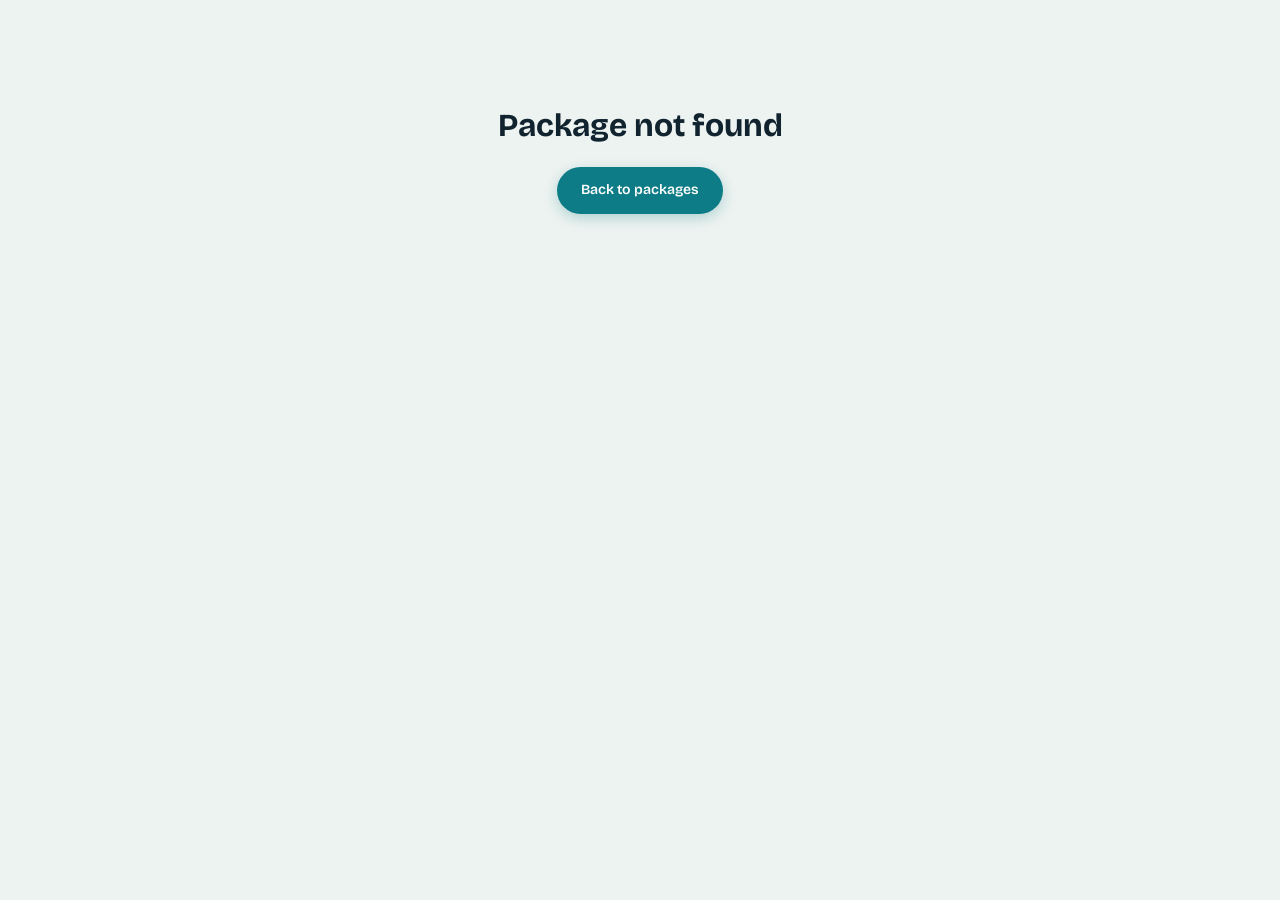
<file: package-detail.html>
<!doctype html>
<html lang="en">
<head>
  <meta charset="UTF-8">
  <meta name="viewport" content="width=device-width, initial-scale=1.0, viewport-fit=cover">
  <title>Wanderly</title>
  <link rel="stylesheet" href="css/common.css">
  <link rel="stylesheet" href="css/pages/package-detail.css">
</head>
<body>

  <div id="hero-container" class="hero-art" style="margin-top: 64px"></div>

  <div class="container py-8 layout-detail" style="margin-top:2rem; margin-bottom:4rem">
    <div id="main-content">
      <!-- Dynamic Content -->
    </div>
    
    <div>
      <div class="sidebar-sticky" id="sidebar-content">
        <!-- Dynamic Sidebar -->
      </div>
    </div>
  </div>

  <script src="js/data.js"></script>
  <script src="js/app.js"></script>
  <script src="js/pages/package-detail.js"></script>
</body>
</html>
</file>
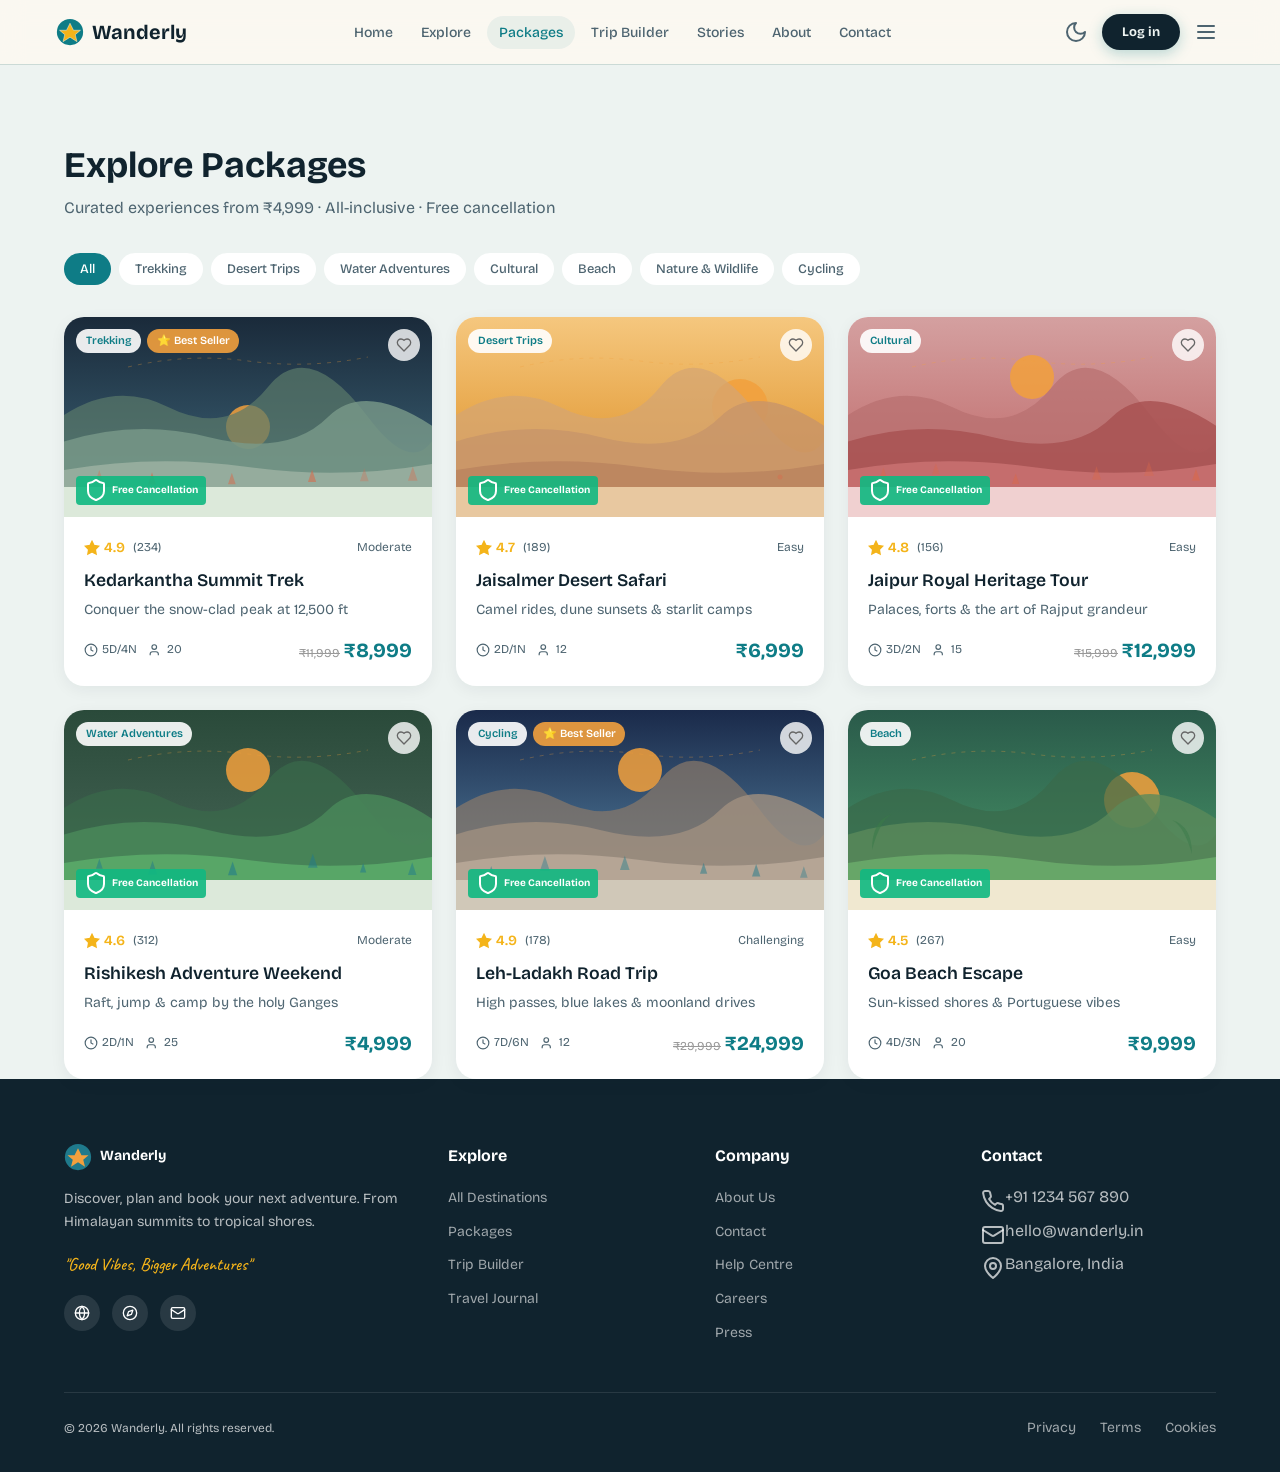
<file: packages.html>
<!doctype html>
<html lang="en">
<head>
  <meta charset="UTF-8">
  <meta name="viewport" content="width=device-width, initial-scale=1.0, viewport-fit=cover">
  <title>Explore Packages — Wanderly</title>
  <link rel="stylesheet" href="css/common.css">
  <link rel="stylesheet" href="css/pages/packages.css">
</head>
<body>

  <div class="container pt-20 pb-10" style="margin-top: 64px">
    <div class="flex items-center justify-between mb-8">
      <div>
        <h1 class="text-display-md mb-2">Explore Packages</h1>
        <p class="text-muted">Curated experiences from ₹4,999 · All-inclusive · Free cancellation</p>
      </div>
    </div>

    <!-- Filters -->
    <div class="chip-row mb-6">
      <button class="chip active" onclick="filterCategory('All', this)">All</button>
      <button class="chip" onclick="filterCategory('Trekking', this)">Trekking</button>
      <button class="chip" onclick="filterCategory('Desert Trips', this)">Desert Trips</button>
      <button class="chip" onclick="filterCategory('Water Adventures', this)">Water Adventures</button>
      <button class="chip" onclick="filterCategory('Cultural', this)">Cultural</button>
      <button class="chip" onclick="filterCategory('Beach', this)">Beach</button>
      <button class="chip" onclick="filterCategory('Nature & Wildlife', this)">Nature & Wildlife</button>
      <button class="chip" onclick="filterCategory('Cycling', this)">Cycling</button>
    </div>

    <!-- Grid -->
    <div class="grid-3" id="packages-grid"></div>
  </div>

  <script src="js/data.js"></script>
  <script src="js/app.js"></script>
  <script src="js/pages/packages.js"></script>
</body>
</html>
</file>
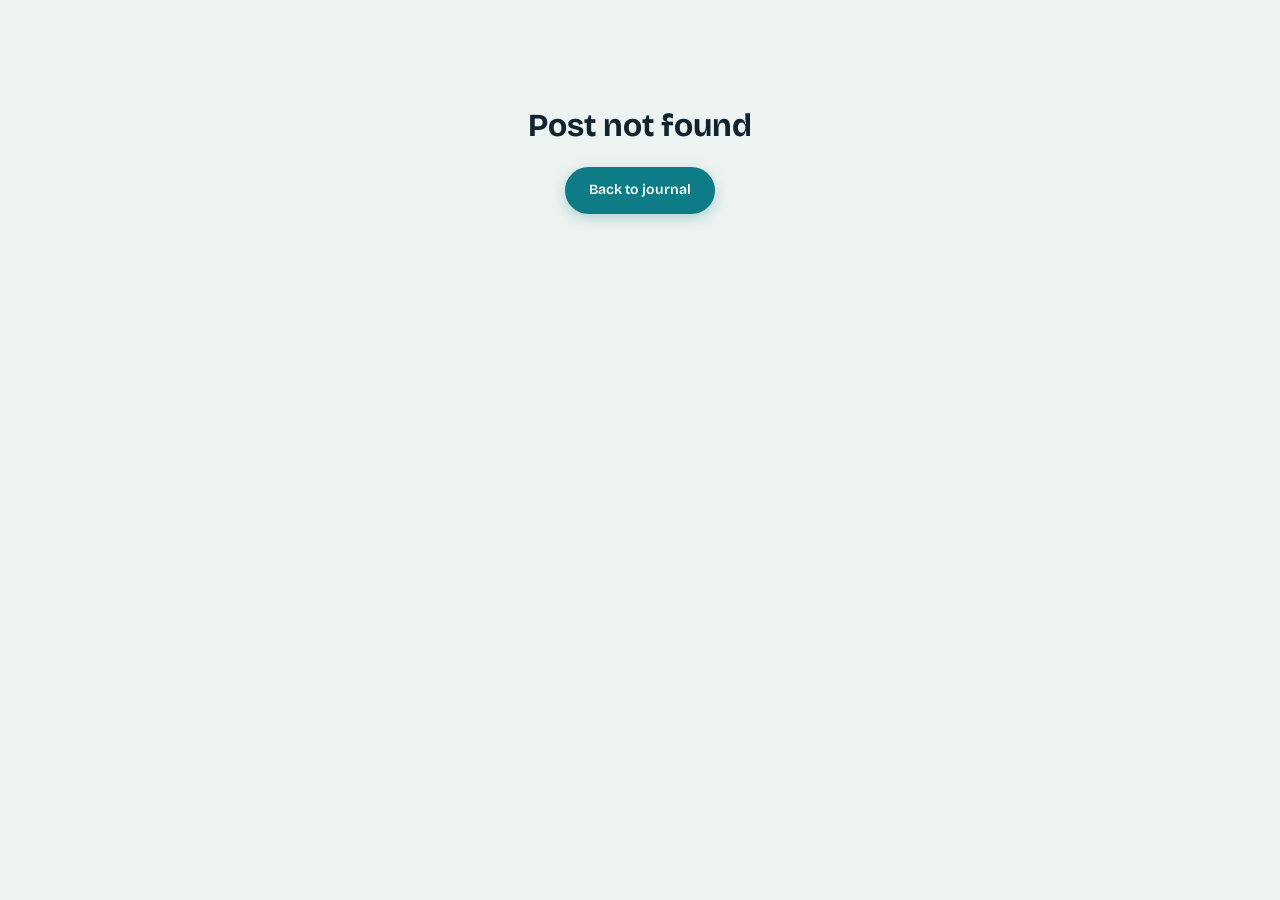
<file: post.html>
<!doctype html>
<html lang="en">
<head>
  <meta charset="UTF-8">
  <meta name="viewport" content="width=device-width, initial-scale=1.0, viewport-fit=cover">
  <title>Wanderly</title>
  <link rel="stylesheet" href="css/common.css">
  <link rel="stylesheet" href="css/pages/post.css">
</head>
<body>

  <div class="container pt-20 pb-10" style="margin-top: 64px">
    <div id="post-container">
      <!-- Dynamic Content -->
    </div>
  </div>

  <script src="js/data.js"></script>
  <script src="js/app.js"></script>
  <script src="js/pages/post.js"></script>
</body>
</html>
</file>
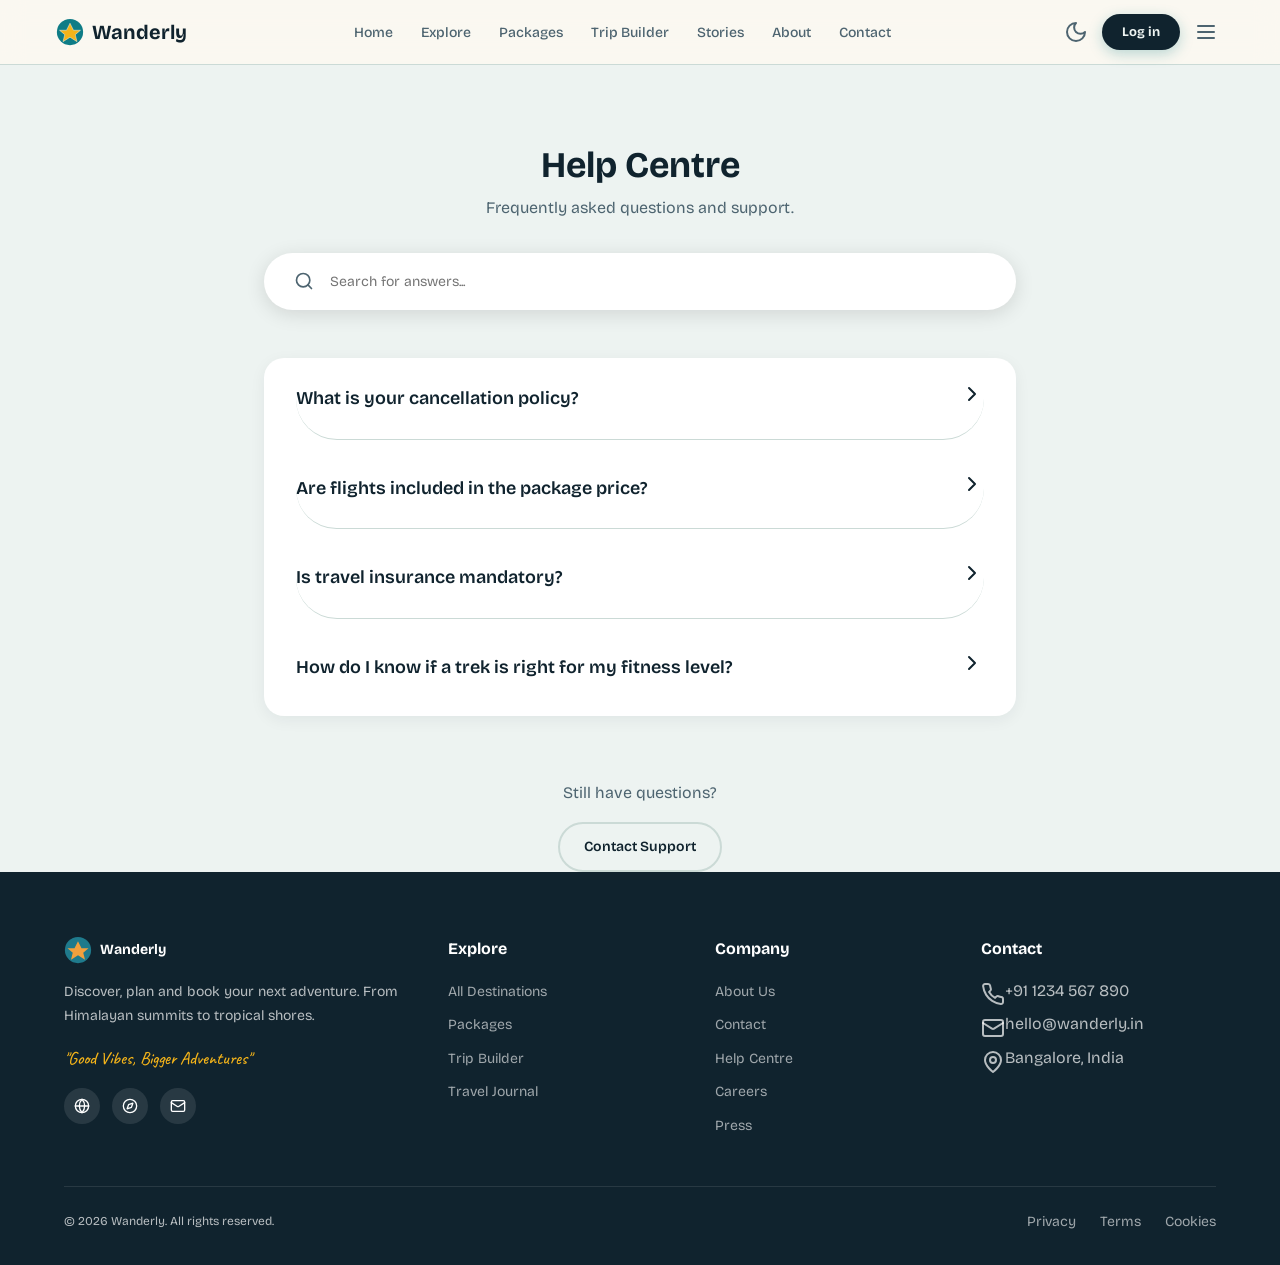
<file: support.html>
<!doctype html>
<html lang="en">
<head>
  <meta charset="UTF-8">
  <meta name="viewport" content="width=device-width, initial-scale=1.0, viewport-fit=cover">
  <title>Help Centre — Wanderly</title>
  <link rel="stylesheet" href="css/common.css">
  <link rel="stylesheet" href="css/pages/support.css">
</head>
<body>

  <div class="container pt-20 pb-10" style="margin-top: 64px; max-width: 800px">
    <div class="text-center mb-8">
      <h1 class="text-display-md mb-2">Help Centre</h1>
      <p class="text-muted">Frequently asked questions and support.</p>
    </div>

    <!-- Search -->
    <div class="search-pill mb-8" style="margin: 0 auto 3rem auto; max-width: 100%">
      <div style="display:flex;align-items:center;flex:1;padding-left:0.5rem">
        <span style="color:var(--text-muted);width:20px;margin-left:1rem;display:flex" data-icon="search"></span>
        <input type="text" placeholder="Search for answers..." style="width:100%" onkeyup="showToast('Search functionality coming soon!', 'info')">
      </div>
    </div>

    <!-- FAQ -->
    <div class="card p-0">
      <div style="padding:0 2rem">
        
        <div class="faq-item" onclick="this.classList.toggle('active')">
          <div class="faq-question">What is your cancellation policy? <span class="faq-icon" data-icon="chevronRight"></span></div>
          <div class="faq-answer">Most of our packages offer free cancellation up to 15 days before the departure date. For cancellations made within 15 days, a tiered fee applies. Please check the specific package details for exact terms.</div>
        </div>

        <div class="faq-item" onclick="this.classList.toggle('active')">
          <div class="faq-question">Are flights included in the package price? <span class="faq-icon" data-icon="chevronRight"></span></div>
          <div class="faq-answer">No, our base package prices do not include flights to the destination. We believe this gives you the flexibility to book flights using your preferred airline or miles. However, all internal transport during the trip is included.</div>
        </div>

        <div class="faq-item" onclick="this.classList.toggle('active')">
          <div class="faq-question">Is travel insurance mandatory? <span class="faq-icon" data-icon="chevronRight"></span></div>
          <div class="faq-answer">For trekking and high-altitude trips (like Ladakh or Kedarkantha), comprehensive travel insurance covering medical evacuation is mandatory. For regular cultural or beach trips, it is highly recommended but not mandatory.</div>
        </div>

        <div class="faq-item" onclick="this.classList.toggle('active')">
          <div class="faq-question">How do I know if a trek is right for my fitness level? <span class="faq-icon" data-icon="chevronRight"></span></div>
          <div class="faq-answer">Every package is tagged with a difficulty rating (Easy, Moderate, Challenging). We also provide a detailed itinerary with altitude and distance metrics. If you're unsure, you can contact our expert guides who will help assess if a trip is right for you.</div>
        </div>

      </div>
    </div>

    <!-- Contact CTA -->
    <div class="mt-8 text-center" style="margin-top:4rem">
      <p class="text-muted mb-4">Still have questions?</p>
      <a href="contact.html" class="btn btn-secondary">Contact Support</a>
    </div>

  </div>

  <script src="js/data.js"></script>
  <script src="js/app.js"></script>
  <script src="js/pages/support.js"></script>
</body>
</html>
</file>
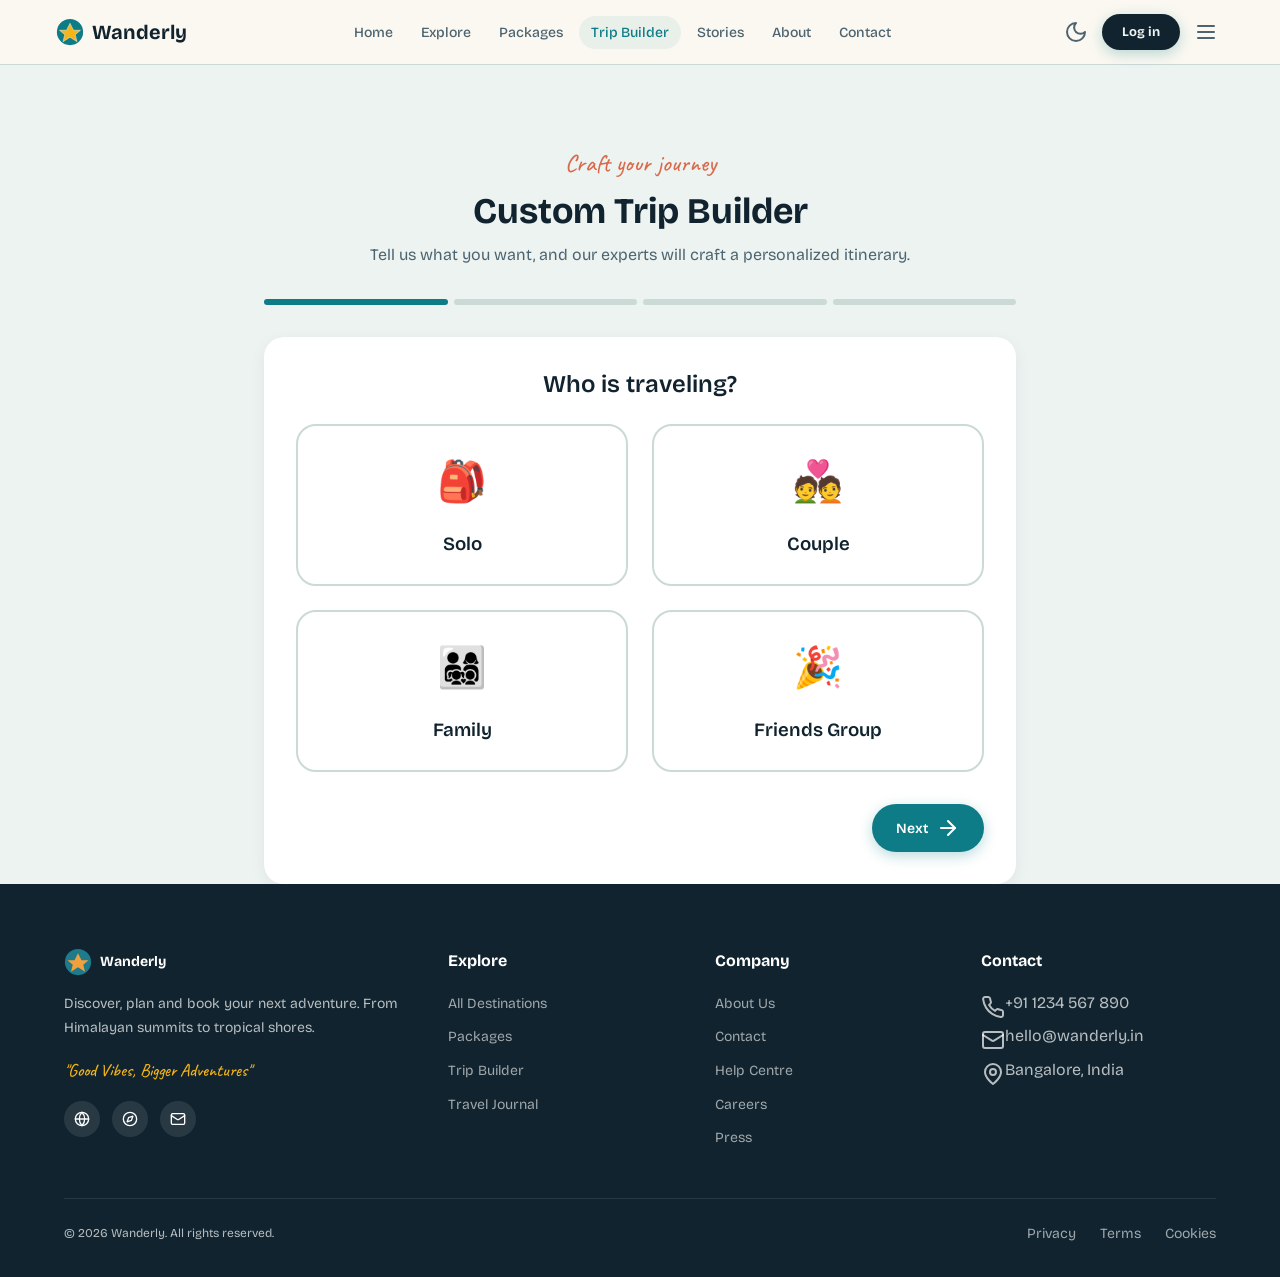
<file: trip-builder.html>
<!doctype html>
<html lang="en">
<head>
  <meta charset="UTF-8">
  <meta name="viewport" content="width=device-width, initial-scale=1.0, viewport-fit=cover">
  <title>Trip Builder — Wanderly</title>
  <link rel="stylesheet" href="css/common.css">
  <link rel="stylesheet" href="css/pages/trip-builder.css">
</head>
<body>

  <div class="container pt-20 pb-10" style="margin-top: 64px; max-width: 800px">
    
    <div class="text-center mb-8">
      <span class="text-hand text-terracotta mb-2" style="font-size:1.5rem;display:block">Craft your journey</span>
      <h1 class="text-display-md mb-2">Custom Trip Builder</h1>
      <p class="text-muted">Tell us what you want, and our experts will craft a personalized itinerary.</p>
    </div>

    <div class="progress-bar mb-8">
      <div class="progress-step active" id="dot-1"></div>
      <div class="progress-step" id="dot-2"></div>
      <div class="progress-step" id="dot-3"></div>
      <div class="progress-step" id="dot-4"></div>
    </div>

    <div class="card p-6" style="padding: 2rem">
      <form id="builder-form" onsubmit="event.preventDefault(); submitForm()">
        
        <!-- Step 1: Who -->
        <div class="builder-step active" id="step-1">
          <h2 class="text-display-sm mb-6 text-center">Who is traveling?</h2>
          <div class="grid-2 mb-8">
            <div class="option-card" onclick="selectOption(this, 'who', 'Solo')">
              <div class="option-icon">🎒</div>
              <h3 class="font-semibold">Solo</h3>
            </div>
            <div class="option-card" onclick="selectOption(this, 'who', 'Couple')">
              <div class="option-icon">💑</div>
              <h3 class="font-semibold">Couple</h3>
            </div>
            <div class="option-card" onclick="selectOption(this, 'who', 'Family')">
              <div class="option-icon">👨‍👩‍👧‍👦</div>
              <h3 class="font-semibold">Family</h3>
            </div>
            <div class="option-card" onclick="selectOption(this, 'who', 'Friends')">
              <div class="option-icon">🎉</div>
              <h3 class="font-semibold">Friends Group</h3>
            </div>
          </div>
          <div style="text-align:right">
            <button type="button" class="btn btn-primary" onclick="nextStep(1)">Next <span data-icon="arrowRight" style="display:inline-flex"></span></button>
          </div>
        </div>

        <!-- Step 2: Duration -->
        <div class="builder-step" id="step-2">
          <h2 class="text-display-sm mb-6 text-center">How long is your trip?</h2>
          <div class="grid-2 mb-8">
            <div class="option-card" onclick="selectOption(this, 'duration', 'Weekend')">
              <div class="option-icon">⏱️</div>
              <h3 class="font-semibold">Weekend (2-3 days)</h3>
            </div>
            <div class="option-card" onclick="selectOption(this, 'duration', 'Short')">
              <div class="option-icon">📅</div>
              <h3 class="font-semibold">Short Trip (4-6 days)</h3>
            </div>
            <div class="option-card" onclick="selectOption(this, 'duration', 'Week')">
              <div class="option-icon">🗓️</div>
              <h3 class="font-semibold">A Week (7-9 days)</h3>
            </div>
            <div class="option-card" onclick="selectOption(this, 'duration', 'Long')">
              <div class="option-icon">🌍</div>
              <h3 class="font-semibold">Long Journey (10+ days)</h3>
            </div>
          </div>
          <div style="display:flex;justify-content:space-between">
            <button type="button" class="btn btn-secondary" onclick="prevStep(2)">Back</button>
            <button type="button" class="btn btn-primary" onclick="nextStep(2)">Next <span data-icon="arrowRight" style="display:inline-flex"></span></button>
          </div>
        </div>

        <!-- Step 3: Budget -->
        <div class="builder-step" id="step-3">
          <h2 class="text-display-sm mb-6 text-center">What's your budget style?</h2>
          <div class="grid-3 mb-8">
            <div class="option-card" onclick="selectOption(this, 'budget', 'Backpacker')">
              <div class="option-icon">🏕️</div>
              <h3 class="font-semibold">Backpacker</h3>
              <p class="text-xs text-muted mt-2">Hostels & local food</p>
            </div>
            <div class="option-card" onclick="selectOption(this, 'budget', 'Comfort')">
              <div class="option-icon">🏨</div>
              <h3 class="font-semibold">Comfort</h3>
              <p class="text-xs text-muted mt-2">3/4 star hotels</p>
            </div>
            <div class="option-card" onclick="selectOption(this, 'budget', 'Luxury')">
              <div class="option-icon">✨</div>
              <h3 class="font-semibold">Luxury</h3>
              <p class="text-xs text-muted mt-2">Premium resorts</p>
            </div>
          </div>
          <div style="display:flex;justify-content:space-between">
            <button type="button" class="btn btn-secondary" onclick="prevStep(3)">Back</button>
            <button type="button" class="btn btn-primary" onclick="nextStep(3)">Next <span data-icon="arrowRight" style="display:inline-flex"></span></button>
          </div>
        </div>

        <!-- Step 4: Details -->
        <div class="builder-step" id="step-4">
          <h2 class="text-display-sm mb-6 text-center">Almost done!</h2>
          <div class="form-group">
            <label>Any specific destinations in mind?</label>
            <input type="text" class="form-input" placeholder="e.g. Kerala, Ladakh, or 'Anywhere with beaches'">
          </div>
          <div class="form-group">
            <label>Additional notes or requirements?</label>
            <textarea class="form-input" placeholder="e.g. Need vegetarian food, traveling with a pet..."></textarea>
          </div>
          <div class="grid-2 gap-4 mb-8">
            <div class="form-group mb-0">
              <label>Name</label>
              <input type="text" class="form-input" required>
            </div>
            <div class="form-group mb-0">
              <label>Email</label>
              <input type="email" class="form-input" required>
            </div>
          </div>
          <div style="display:flex;justify-content:space-between">
            <button type="button" class="btn btn-secondary" onclick="prevStep(4)">Back</button>
            <button type="submit" class="btn btn-primary">Submit Request</button>
          </div>
        </div>

        <!-- Success -->
        <div class="builder-step text-center py-8" id="step-success">
          <div style="width:80px;height:80px;background:var(--teal);color:white;border-radius:50%;display:flex;align-items:center;justify-content:center;margin:0 auto 2rem auto" data-icon="check"></div>
          <h2 class="text-display-sm mb-4">Request Received!</h2>
          <p class="text-muted mb-8">Our travel experts are reviewing your preferences and will get back to you with a custom itinerary within 24 hours.</p>
          <a href="index.html" class="btn btn-secondary">Back to Home</a>
        </div>

      </form>
    </div>
  </div>

  <script src="js/data.js"></script>
  <script src="js/app.js"></script>
  <script src="js/pages/trip-builder.js"></script>
</body>
</html>
</file>
<file: css/common.css>
/* ===== WANDERLY DESIGN SYSTEM (COMMON BASE) ===== */
@import url('https://fonts.googleapis.com/css2?family=Bricolage+Grotesque:opsz,wght@12..96,400;12..96,600;12..96,700;12..96,800&family=Caveat:wght@600;700&display=swap');

/* ===== CSS VARIABLES ===== */
:root {
  /* Brand Palette from UI Concept */
  --bg: #EDF3F1;
  --ink: #10232E;
  --mute: #4D6470;
  --card: #FFFFFF;
  --line: #CBDAD6;
  --teal: #0E7C86;
  --teal-hover: #0a5f67;
  --gold: #F4B41A;
  --gold-hover: #db9f12;
  --dark: #0C1A22;
  --on-dark: #EDF3F1;
  --terracotta: #D9694A;
  --sage: #DCE9DA;
  --sky: #E3F0F5;

  /* Backward compatibility aliases */
  --cream: var(--bg);
  --cream-dark: #e2edea;
  --lagoon: var(--teal);
  --lagoon-dark: var(--teal-hover);
  --lagoon-light: #2A9BB0;
  --amber: var(--gold);
  --amber-dark: var(--gold-hover);
  --bg-card: var(--card);
  --bg-surface: var(--card);
  --text: var(--ink);
  --text-muted: var(--mute);
  --border: var(--line);

  /* Typography */
  --font-display: 'Bricolage Grotesque', system-ui, -apple-system, sans-serif;
  --font-body: 'Bricolage Grotesque', system-ui, -apple-system, sans-serif;
  --font-hand: 'Caveat', cursive;

  /* Shadows */
  --shadow-card: 0 4px 16px rgba(16, 35, 46, 0.06);
  --shadow-card-hover: 0 12px 36px rgba(16, 35, 46, 0.12);
  --shadow-button: 0 4px 14px rgba(14, 124, 134, 0.28);

  /* Radii */
  --radius-hero: 28px;
  --radius-card: 20px;
  --radius-btn: 999px;
  --radius-pill: 999px;
  --radius-chip: 999px;

  /* Transitions */
  --ease: cubic-bezier(0.22, 1, 0.36, 1);
  --dur: 300ms;
}

/* Dark mode overrides */
@media (prefers-color-scheme: dark) {
  :root:not([data-theme="light"]) {
    --bg: #0F1D25;
    --ink: #EAF2F0;
    --mute: #9DB4BC;
    --card: #172A34;
    --line: #28404B;
    --teal: #3CC0CC;
    --teal-hover: #58ced8;
    --gold: #F4B41A;
    --dark: #08131A;
    --on-dark: #EDF3F1;
    --bg-card: #172A34;
    --bg-surface: #13242E;
    --text: #EAF2F0;
    --text-muted: #9DB4BC;
    --border: #28404B;
    --shadow-card: 0 4px 20px rgba(0, 0, 0, 0.35);
    --shadow-card-hover: 0 12px 36px rgba(0, 0, 0, 0.5);
  }
}

:root[data-theme="dark"] {
  --bg: #0F1D25;
  --ink: #EAF2F0;
  --mute: #9DB4BC;
  --card: #172A34;
  --line: #28404B;
  --teal: #3CC0CC;
  --teal-hover: #58ced8;
  --gold: #F4B41A;
  --dark: #08131A;
  --on-dark: #EDF3F1;
  --bg-card: #172A34;
  --bg-surface: #13242E;
  --text: #EAF2F0;
  --text-muted: #9DB4BC;
  --border: #28404B;
  --shadow-card: 0 4px 20px rgba(0, 0, 0, 0.35);
  --shadow-card-hover: 0 12px 36px rgba(0, 0, 0, 0.5);
}

/* ===== RESET & BASE ===== */
*, *::before, *::after { margin: 0; padding: 0; box-sizing: border-box; }

html {
  scroll-behavior: smooth;
  font-size: 16px;
  -webkit-font-smoothing: antialiased;
}

body {
  font-family: var(--font-body);
  background: var(--bg);
  color: var(--text);
  line-height: 1.6;
  min-height: 100vh;
  transition: background var(--dur) var(--ease), color var(--dur) var(--ease);
}

a { color: var(--lagoon); text-decoration: none; transition: color var(--dur); }
a:hover { color: var(--lagoon-dark); }

img { max-width: 100%; height: auto; display: block; }
button { cursor: pointer; font-family: inherit; }
input, select, textarea { font-family: inherit; }

.container { max-width: 1200px; margin: 0 auto; padding: 0 1rem; }
@media (min-width: 640px) { .container { padding: 0 1.5rem; } }

/* ===== TYPOGRAPHY ===== */
.text-display-xl { font-family: var(--font-display); font-size: clamp(2.5rem, 5vw, 4rem); font-weight: 700; line-height: 1.1; letter-spacing: -0.02em; }
.text-display-lg { font-family: var(--font-display); font-size: clamp(2rem, 4vw, 3rem); font-weight: 700; line-height: 1.15; letter-spacing: -0.02em; }
.text-display-md { font-family: var(--font-display); font-size: clamp(1.5rem, 3vw, 2.25rem); font-weight: 700; line-height: 1.2; }
.text-display-sm { font-family: var(--font-display); font-size: clamp(1.25rem, 2vw, 1.5rem); font-weight: 600; line-height: 1.3; }
.text-hand { font-family: var(--font-hand); font-weight: 500; }
.text-muted { color: var(--text-muted); }
.text-lagoon { color: var(--lagoon); }
.text-amber { color: var(--amber); }
.text-terracotta { color: var(--terracotta); }

/* ===== BUTTONS ===== */
.btn {
  display: inline-flex; align-items: center; gap: 0.5rem;
  padding: 0.75rem 1.5rem; border-radius: var(--radius-btn);
  font-weight: 600; font-size: 0.875rem;
  border: none; transition: all var(--dur) var(--ease);
  text-decoration: none;
}
.btn-primary { background: var(--lagoon); color: #fff; box-shadow: var(--shadow-button); }
.btn-primary:hover { background: var(--lagoon-dark); transform: translateY(-1px); color: #fff; }
.btn-secondary { background: transparent; color: var(--text); border: 2px solid var(--border); }
.btn-secondary:hover { border-color: var(--lagoon); color: var(--lagoon); }
.btn-amber { background: var(--amber); color: #fff; }
.btn-amber:hover { background: var(--amber-dark); transform: translateY(-1px); color: #fff; }
.btn-sm { padding: 0.5rem 1rem; font-size: 0.8125rem; }
.btn-lg { padding: 1rem 2rem; font-size: 1rem; }

/* ===== NAVBAR ===== */
.navbar {
  position: fixed; top: 0; left: 0; right: 0; z-index: 100;
  background: rgba(251, 248, 241, 0.95); backdrop-filter: blur(12px);
  border-bottom: 1px solid var(--border);
  transition: transform var(--dur) var(--ease), background var(--dur);
}
[data-theme="dark"] .navbar { background: rgba(11, 27, 40, 0.95); }
.navbar.hidden { transform: translateY(-100%); }
.navbar-inner {
  max-width: 1200px; margin: 0 auto; padding: 0 1rem;
  display: flex; align-items: center; justify-content: space-between;
  height: 64px;
}
.navbar-brand {
  display: flex; align-items: center; gap: 0.5rem;
  font-family: var(--font-display); font-weight: 700; font-size: 1.25rem;
  color: var(--text); text-decoration: none;
}
.navbar-brand svg { width: 28px; height: 28px; }
.navbar-links { display: flex; gap: 0.25rem; list-style: none; }
.navbar-links a {
  padding: 0.5rem 0.75rem; border-radius: var(--radius-chip);
  font-size: 0.875rem; font-weight: 500; color: var(--text-muted);
  transition: all var(--dur);
}
.navbar-links a:hover, .navbar-links a.active { color: var(--lagoon); background: rgba(31, 122, 140, 0.08); }
.navbar-actions { display: flex; align-items: center; gap: 0.5rem; }
.navbar-actions button {
  width: 36px; height: 36px; border-radius: 50%;
  display: flex; align-items: center; justify-content: center;
  background: transparent; border: none; color: var(--text-muted);
  transition: all var(--dur);
}
.navbar-actions button:hover { background: rgba(31, 122, 140, 0.08); color: var(--lagoon); }
.mobile-menu-btn { display: none; }

@media (max-width: 768px) {
  .navbar-links { display: none; }
  .mobile-menu-btn { display: flex; }
  .navbar-links.open {
    display: flex; flex-direction: column;
    position: absolute; top: 64px; left: 0; right: 0;
    background: var(--bg-card); border-bottom: 1px solid var(--border);
    padding: 1rem; box-shadow: var(--shadow-card);
  }
}

/* ===== MOBILE TAB BAR ===== */
.mobile-tabbar {
  display: none; position: fixed; bottom: 0; left: 0; right: 0;
  background: var(--bg-card); border-top: 1px solid var(--border);
  z-index: 100; padding: 0.5rem 0 calc(0.5rem + env(safe-area-inset-bottom));
}
.mobile-tabbar-inner { display: flex; justify-content: space-around; }
.mobile-tabbar a {
  display: flex; flex-direction: column; align-items: center; gap: 0.15rem;
  padding: 0.25rem 0.75rem; font-size: 0.625rem; font-weight: 600;
  color: var(--text-muted); text-decoration: none; transition: color var(--dur);
}
.mobile-tabbar a.active { color: var(--lagoon); }
.mobile-tabbar a svg { width: 20px; height: 20px; }
@media (max-width: 768px) { .mobile-tabbar { display: block; } body { padding-bottom: 70px; } }

/* ===== CARDS ===== */
.card {
  background: var(--bg-card); border-radius: var(--radius-card);
  box-shadow: var(--shadow-card); overflow: hidden;
  transition: transform var(--dur) var(--ease), box-shadow var(--dur) var(--ease);
}
.card:hover { transform: translateY(-4px); box-shadow: var(--shadow-card-hover); }
.card-img { width: 100%; height: 200px; overflow: hidden; position: relative; }
.card-img .art-container { width: 100%; height: 100%; transition: transform 0.5s var(--ease); }
.card:hover .card-img .art-container { transform: scale(1.05); }
.card-body { padding: 1.25rem; }
.card-tag {
  display: inline-block; padding: 0.2rem 0.6rem; border-radius: var(--radius-pill);
  font-size: 0.6875rem; font-weight: 600; background: rgba(255,255,255,0.9);
  color: var(--lagoon);
}
.card-tag.best-seller { background: rgba(242, 160, 61, 0.9); color: #fff; }

/* ===== HERO SECTION ===== */
.hero { position: relative; min-height: 85vh; overflow: hidden; display: flex; align-items: center; }
.hero-bg { position: absolute; inset: 0; }
.hero-overlay { position: absolute; inset: 0; background: linear-gradient(135deg, rgba(11,27,40,0.75) 0%, rgba(31,122,140,0.4) 100%); }
.hero-content {
  position: relative; z-index: 2; width: 100%; max-width: 1200px;
  margin: 0 auto; padding: 2rem 1rem; text-align: center;
}
.hero h1 { color: #fff; }
.hero p { color: rgba(255,255,255,0.85); }
.hero .text-hand { color: var(--amber); }

/* Search Pill */
.search-pill {
  display: flex; align-items: center; gap: 0;
  background: #fff; border-radius: var(--radius-pill);
  padding: 0.375rem; max-width: 700px; margin: 2rem auto 0;
  box-shadow: 0 4px 20px rgba(0,0,0,0.12);
}
.search-pill input, .search-pill select {
  flex: 1; padding: 0.875rem 1rem; border: none; background: transparent;
  font-size: 0.875rem; color: var(--ink); outline: none; min-width: 0;
}
.search-pill .divider { width: 1px; height: 28px; background: #E5E7EB; }
.search-pill .btn { border-radius: var(--radius-pill); white-space: nowrap; }

/* Stats Row */
.stats-row { display: flex; justify-content: center; gap: 3rem; margin-top: 2rem; }
.stat-item { text-align: center; }
.stat-number { font-family: var(--font-display); font-size: 1.5rem; font-weight: 700; color: #fff; }
.stat-label { font-size: 0.75rem; color: rgba(255,255,255,0.7); }

/* ===== SECTION STYLES ===== */
.section { padding: 4rem 0; }
.section-header { text-align: center; margin-bottom: 3rem; }
.section-header .text-hand { font-size: 1.25rem; display: block; margin-bottom: 0.5rem; }
.section-alt { background: var(--bg-surface); }
[data-theme="dark"] .section-alt { background: var(--midnight-surface); }

/* ===== GRID LAYOUTS ===== */
.grid-2 { display: grid; grid-template-columns: 1fr; gap: 1.5rem; }
.grid-3 { display: grid; grid-template-columns: 1fr; gap: 1.5rem; }
.grid-4 { display: grid; grid-template-columns: repeat(2, 1fr); gap: 1rem; }
.grid-6 { display: grid; grid-template-columns: repeat(3, 1fr); gap: 1rem; }
@media (min-width: 640px) {
  .grid-2 { grid-template-columns: repeat(2, 1fr); }
  .grid-3 { grid-template-columns: repeat(2, 1fr); }
  .grid-4 { grid-template-columns: repeat(3, 1fr); }
  .grid-6 { grid-template-columns: repeat(6, 1fr); }
}
@media (min-width: 1024px) {
  .grid-3 { grid-template-columns: repeat(3, 1fr); }
  .grid-4 { grid-template-columns: repeat(4, 1fr); }
}

/* ===== ACTIVITY CATEGORIES ===== */
.activity-card {
  display: flex; flex-direction: column; align-items: center; gap: 0.75rem;
  padding: 1.5rem 1rem; border-radius: var(--radius-card);
  cursor: pointer; transition: all var(--dur) var(--ease); text-decoration: none;
}
.activity-card:hover { transform: translateY(-4px); }
.activity-icon {
  width: 64px; height: 64px; border-radius: 50%;
  display: flex; align-items: center; justify-content: center;
  font-size: 1.5rem;
}
.activity-label { font-weight: 600; font-size: 0.875rem; color: var(--text); }

/* ===== DESTINATION ART (SVG) ===== */
.art-container { position: relative; width: 100%; height: 100%; }
.art-container svg { width: 100%; height: 100%; display: block; }

/* ===== PACKAGE CARDS ===== */
.package-meta { display: flex; align-items: center; gap: 0.75rem; font-size: 0.75rem; color: var(--text-muted); }
.package-meta svg { width: 14px; height: 14px; }
.rating { display: flex; align-items: center; gap: 0.25rem; color: var(--amber); font-weight: 600; font-size: 0.875rem; }
.rating svg { width: 16px; height: 16px; fill: var(--amber); }
.price { font-size: 1.25rem; font-weight: 700; color: var(--lagoon); }
.price-old { font-size: 0.75rem; color: #999; text-decoration: line-through; }
.badge-free-cancel {
  display: inline-flex; align-items: center; gap: 0.25rem;
  padding: 0.15rem 0.5rem; background: rgba(16, 185, 129, 0.9);
  border-radius: 4px; font-size: 0.625rem; font-weight: 700; color: #fff;
}
.badge-difficulty {
  font-size: 0.75rem; color: var(--text-muted);
}

/* ===== WISHLIST BUTTON ===== */
.wishlist-btn {
  width: 32px; height: 32px; border-radius: 50%;
  background: rgba(255,255,255,0.8); backdrop-filter: blur(4px);
  border: none; display: flex; align-items: center; justify-content: center;
  cursor: pointer; transition: transform var(--dur);
}
.wishlist-btn:hover { transform: scale(1.1); }
.wishlist-btn svg { width: 16px; height: 16px; color: #666; }
.wishlist-btn.active svg { color: var(--terracotta); fill: var(--terracotta); }

/* ===== VIBE MATCH ===== */
.vibe-card {
  background: var(--bg-card); border-radius: var(--radius-hero);
  padding: 2.5rem; box-shadow: 0 10px 40px rgba(0,0,0,0.1);
  text-align: center; max-width: 600px; margin: 0 auto;
}
.progress-bar { display: flex; gap: 0.375rem; margin-bottom: 2rem; }
.progress-step { flex: 1; height: 6px; border-radius: 3px; background: var(--border); transition: background var(--dur); }
.progress-step.active { background: var(--lagoon); }
.slider-container { margin: 2rem 0; }
.slider-labels { display: flex; justify-content: space-between; font-size: 0.875rem; color: var(--text-muted); margin-bottom: 0.75rem; }
input[type="range"] {
  -webkit-appearance: none; width: 100%; height: 8px;
  border-radius: 4px; background: var(--border); outline: none;
}
input[type="range"]::-webkit-slider-thumb {
  -webkit-appearance: none; width: 24px; height: 24px;
  border-radius: 50%; background: var(--lagoon); cursor: pointer;
  box-shadow: 0 2px 6px rgba(31,122,140,0.3);
}
.match-score {
  width: 56px; height: 56px; border-radius: 50%;
  display: flex; align-items: center; justify-content: center;
  color: #fff; font-weight: 700; font-size: 1.125rem;
}
.match-score.high { background: #10B981; }
.match-score.mid { background: var(--lagoon); }
.match-score.low { background: var(--amber); }

/* ===== TRIP BUILDER ===== */
.trip-item {
  display: flex; align-items: center; gap: 1rem;
  padding: 1rem; background: var(--bg-card); border-radius: var(--radius-btn);
  box-shadow: var(--shadow-card); margin-bottom: 0.75rem;
}
.trip-item-icon {
  width: 40px; height: 40px; border-radius: var(--radius-chip);
  background: rgba(31,122,140,0.1); display: flex; align-items: center;
  justify-content: center; font-size: 1.125rem; flex-shrink: 0;
}
.trip-item-info { flex: 1; min-width: 0; }
.trip-item-info h4 { font-size: 0.875rem; font-weight: 600; }
.trip-item-info p { font-size: 0.75rem; color: var(--text-muted); }
.trip-item-cost { font-weight: 600; font-size: 0.875rem; color: var(--lagoon); flex-shrink: 0; }
.trip-item-remove { background: none; border: none; color: var(--terracotta); padding: 0.375rem; border-radius: 0.5rem; }
.trip-item-remove:hover { background: rgba(217,105,74,0.1); }

/* ===== ITINERARY ===== */
.itinerary { position: relative; padding-left: 3rem; }
.itinerary::before {
  content: ''; position: absolute; left: 19px; top: 2rem; bottom: 2rem;
  width: 2px; border-left: 2px dashed rgba(31,122,140,0.3);
}
.itinerary-day { position: relative; margin-bottom: 1.5rem; }
.itinerary-marker {
  position: absolute; left: -3rem; top: 0.25rem;
  width: 40px; height: 40px; border-radius: 50%;
  background: var(--lagoon); color: #fff;
  display: flex; align-items: center; justify-content: center;
  font-weight: 700; font-size: 0.8125rem; z-index: 1;
  box-shadow: 0 2px 8px rgba(31,122,140,0.3);
}
.itinerary-day h3 { font-family: var(--font-display); font-weight: 600; margin-bottom: 0.5rem; }
.itinerary-day p { font-size: 0.875rem; color: var(--text-muted); line-height: 1.7; margin-bottom: 0.75rem; }
.itinerary-tags { display: flex; flex-wrap: wrap; gap: 0.5rem; }
.itinerary-tag {
  display: inline-block; padding: 0.25rem 0.5rem; border-radius: var(--radius-chip);
  font-size: 0.6875rem; font-weight: 500;
}
.itinerary-tag.elevation { background: var(--sky); color: var(--lagoon); }
.itinerary-tag.meals { background: var(--sage); color: #166534; }
.itinerary-tag.stay { background: #FFF7ED; color: #92400E; }

/* ===== FORMS ===== */
.form-group { margin-bottom: 1.25rem; }
.form-group label { display: block; font-size: 0.875rem; font-weight: 500; margin-bottom: 0.375rem; }
.form-input {
  width: 100%; padding: 0.75rem 1rem; border: 1px solid var(--border);
  border-radius: var(--radius-btn); background: transparent;
  color: var(--text); font-size: 0.875rem; transition: border-color var(--dur);
}
.form-input:focus { outline: none; border-color: var(--lagoon); }
.form-input.error { border-color: var(--terracotta); }
.form-error { font-size: 0.75rem; color: var(--terracotta); margin-top: 0.25rem; }
textarea.form-input { resize: none; min-height: 120px; }

/* ===== FAQ ACCORDION ===== */
.faq-category { background: var(--bg-card); border-radius: var(--radius-card); box-shadow: var(--shadow-card); margin-bottom: 1rem; overflow: hidden; }
.faq-category-header {
  width: 100%; display: flex; align-items: center; justify-content: space-between;
  padding: 1.25rem 1.5rem; background: none; border: none;
  cursor: pointer; text-align: left;
}
.faq-category-header h2 { font-family: var(--font-display); font-size: 1.125rem; font-weight: 600; }
.faq-items { padding: 0 1.5rem 1.5rem; }
.faq-item {
  margin-bottom: 0.5rem; border-radius: var(--radius-btn); overflow: hidden;
}
.faq-item summary {
  padding: 0.875rem 1rem; background: var(--bg); border-radius: var(--radius-btn);
  cursor: pointer; font-size: 0.875rem; font-weight: 500; list-style: none;
  transition: background var(--dur);
}
.faq-item summary:hover { background: var(--sky); }
[data-theme="dark"] .faq-item summary:hover { background: var(--midnight-border); }
.faq-item p { padding: 0.75rem 1rem; font-size: 0.875rem; color: var(--text-muted); line-height: 1.7; }

/* ===== HEATMAP ===== */
.heatmap { display: grid; grid-template-columns: repeat(12, 1fr); gap: 4px; }
.heatmap-cell {
  aspect-ratio: 1; border-radius: 6px; display: flex; flex-direction: column;
  align-items: center; justify-content: center; font-size: 0.625rem; font-weight: 600;
  transition: transform var(--dur);
}
.heatmap-cell:hover { transform: scale(1.1); }
.heatmap-cell .month { font-size: 0.5625rem; font-weight: 500; margin-top: 2px; }

/* ===== FOOTER ===== */
.footer {
  background: var(--ink); color: rgba(255,255,255,0.7); padding: 4rem 0 2rem;
  margin-top: auto;
}
.footer h3 { color: #fff; font-family: var(--font-display); font-size: 1rem; margin-bottom: 1rem; }
.footer a { color: rgba(255,255,255,0.6); font-size: 0.875rem; }
.footer a:hover { color: var(--lagoon-light); }
.footer-grid { display: grid; grid-template-columns: 1.5fr repeat(3, 1fr); gap: 2rem; }
.footer-social { display: flex; gap: 0.75rem; margin-top: 1rem; }
.footer-social a {
  width: 36px; height: 36px; border-radius: 50%; background: rgba(255,255,255,0.1);
  display: flex; align-items: center; justify-content: center;
  transition: background var(--dur);
}
.footer-social a:hover { background: var(--lagoon); }
.footer-social a svg { width: 16px; height: 16px; color: #fff; }
.footer-bottom {
  margin-top: 3rem; padding-top: 1.5rem;
  border-top: 1px solid rgba(255,255,255,0.1);
  display: flex; justify-content: space-between; align-items: center;
  font-size: 0.75rem;
}
@media (max-width: 768px) {
  .footer-grid { grid-template-columns: 1fr 1fr; }
  .footer-bottom { flex-direction: column; gap: 0.75rem; text-align: center; }
}

/* ===== TOAST ===== */
.toast-container { position: fixed; top: 80px; right: 1rem; z-index: 200; display: flex; flex-direction: column; gap: 0.5rem; }
.toast {
  display: flex; align-items: center; gap: 0.75rem;
  padding: 0.875rem 1.25rem; border-radius: var(--radius-btn);
  background: var(--bg-card); box-shadow: 0 4px 20px rgba(0,0,0,0.15);
  font-size: 0.875rem; animation: slideIn 0.3s var(--ease);
  max-width: 360px;
}
.toast.success { border-left: 3px solid #10B981; }
.toast.error { border-left: 3px solid var(--terracotta); }
.toast.info { border-left: 3px solid var(--lagoon); }
@keyframes slideIn { from { transform: translateX(100%); opacity: 0; } to { transform: translateX(0); opacity: 1; } }
@keyframes slideOut { from { transform: translateX(0); opacity: 1; } to { transform: translateX(100%); opacity: 0; } }

/* ===== TWO-COLUMN LAYOUT ===== */
.layout-detail { display: grid; grid-template-columns: 1fr; gap: 2rem; }
@media (min-width: 1024px) { .layout-detail { grid-template-columns: 2fr 1fr; } }
.sidebar-sticky { position: sticky; top: 5rem; }
.sidebar-card { background: var(--bg-card); border-radius: var(--radius-card); padding: 1.5rem; box-shadow: var(--shadow-card); margin-bottom: 1rem; }

/* ===== CHIP/TAG FILTERS ===== */
.chip-row { display: flex; gap: 0.5rem; overflow-x: auto; padding-bottom: 0.5rem; scrollbar-width: none; }
.chip-row::-webkit-scrollbar { display: none; }
.chip {
  padding: 0.5rem 1rem; border-radius: var(--radius-pill); font-size: 0.8125rem;
  font-weight: 500; white-space: nowrap; background: var(--bg-card); color: var(--text-muted);
  border: none; cursor: pointer; transition: all var(--dur);
}
.chip.active, .chip:hover { background: var(--lagoon); color: #fff; }

/* ===== TRUST SIGNALS ===== */
.trust-row { display: flex; align-items: center; gap: 0.5rem; font-size: 0.875rem; color: var(--text-muted); margin-bottom: 0.75rem; }
.trust-row svg { width: 20px; height: 20px; color: var(--lagoon); flex-shrink: 0; }

/* ===== INCLUSION LISTS ===== */
.inclusion-list { list-style: none; }
.inclusion-list li {
  display: flex; align-items: flex-start; gap: 0.5rem;
  font-size: 0.875rem; padding: 0.375rem 0;
}
.inclusion-list li svg { width: 16px; height: 16px; flex-shrink: 0; margin-top: 0.125rem; }
.inclusion-list.included li svg { color: #10B981; }
.inclusion-list.excluded li svg { color: var(--terracotta); }

/* ===== REVIEW CARD ===== */
.review-card { background: var(--bg-card); border-radius: var(--radius-card); padding: 1.25rem; box-shadow: var(--shadow-card); margin-bottom: 1rem; }
.review-header { display: flex; align-items: center; gap: 0.75rem; margin-bottom: 0.75rem; }
.review-avatar {
  width: 36px; height: 36px; border-radius: 50%;
  background: rgba(31,122,140,0.1); color: var(--lagoon);
  display: flex; align-items: center; justify-content: center;
  font-weight: 700; font-size: 0.75rem;
}
.review-stars { display: flex; gap: 2px; }
.review-stars svg { width: 12px; height: 12px; }

/* ===== PRICE BREAKDOWN ===== */
.price-row { display: flex; justify-content: space-between; padding: 0.375rem 0; font-size: 0.875rem; }
.price-row .label { color: var(--text-muted); text-transform: capitalize; }
.price-row .value { font-weight: 500; }
.price-row.total { border-top: 1px solid var(--border); padding-top: 0.75rem; margin-top: 0.5rem; font-weight: 700; }
.price-row.total .value { color: var(--lagoon); }

/* ===== TEAM GRID ===== */
.team-card { text-align: center; padding: 1.5rem; }
.team-avatar {
  width: 64px; height: 64px; border-radius: 50%; margin: 0 auto 1rem;
  background: linear-gradient(135deg, var(--lagoon), var(--amber));
  display: flex; align-items: center; justify-content: center;
  color: #fff; font-size: 1.25rem; font-weight: 700;
}

/* ===== MONTH GRID (Vibe Match) ===== */
.month-grid { display: grid; grid-template-columns: repeat(4, 1fr); gap: 0.5rem; }
@media (min-width: 640px) { .month-grid { grid-template-columns: repeat(6, 1fr); } }
.month-btn {
  padding: 0.625rem; border-radius: var(--radius-chip);
  background: var(--bg); border: 1px solid var(--border); font-size: 0.8125rem;
  font-weight: 500; cursor: pointer; transition: all var(--dur); color: var(--text-muted);
}
.month-btn.active { background: var(--lagoon); color: #fff; border-color: var(--lagoon); }

/* ===== COMPARE TABLE ===== */
.compare-table { width: 100%; border-collapse: collapse; background: var(--bg-card); border-radius: var(--radius-card); overflow: hidden; box-shadow: var(--shadow-card); }
.compare-table th, .compare-table td { padding: 0.875rem 1rem; text-align: left; font-size: 0.875rem; border-bottom: 1px solid var(--border); }
.compare-table th { font-size: 0.6875rem; text-transform: uppercase; letter-spacing: 0.05em; color: var(--text-muted); font-weight: 600; }

/* ===== DESTINATION PICKER ===== */
.dest-grid { display: grid; grid-template-columns: repeat(2, 1fr); gap: 0.75rem; max-height: 300px; overflow-y: auto; }
@media (min-width: 640px) { .dest-grid { grid-template-columns: repeat(3, 1fr); } }
.dest-pick {
  padding: 0.75rem; border-radius: var(--radius-btn); border: 1px solid var(--border);
  cursor: pointer; transition: all var(--dur); text-align: left; background: var(--bg-card);
}
.dest-pick:hover { border-color: var(--lagoon); }
.dest-pick.active { border-color: var(--lagoon); background: rgba(31,122,140,0.05); box-shadow: 0 0 0 3px rgba(31,122,140,0.15); }
.dest-pick-art { height: 60px; border-radius: var(--radius-chip); overflow: hidden; margin-bottom: 0.5rem; }
.dest-pick h4 { font-size: 0.8125rem; font-weight: 600; }
.dest-pick p { font-size: 0.6875rem; color: var(--text-muted); }

/* ===== BLOG CARD ===== */
.blog-card {
  display: flex; flex-direction: column; background: var(--bg-card);
  border-radius: var(--radius-card); box-shadow: var(--shadow-card); overflow: hidden;
  transition: transform var(--dur) var(--ease), box-shadow var(--dur);
}
.blog-card:hover { transform: translateY(-4px); box-shadow: var(--shadow-card-hover); }
@media (min-width: 640px) { .blog-card { flex-direction: row; } }
.blog-card-img {
  width: 100%; height: 160px; background: linear-gradient(135deg, rgba(31,122,140,0.15), rgba(242,160,61,0.15));
  display: flex; align-items: center; justify-content: center; font-size: 2.5rem; flex-shrink: 0;
}
@media (min-width: 640px) { .blog-card-img { width: 220px; height: auto; } }
.blog-card-body { padding: 1.25rem; flex: 1; display: flex; flex-direction: column; }
.blog-card-footer {
  margin-top: auto; padding-top: 0.75rem; border-top: 1px solid var(--border);
  display: flex; justify-content: space-between; align-items: center;
  font-size: 0.75rem; color: var(--text-muted);
}

/* ===== UTILITIES ===== */
.flex { display: flex; }
.flex-col { flex-direction: column; }
.items-center { align-items: center; }
.justify-between { justify-content: space-between; }
.justify-center { justify-content: center; }
.gap-1 { gap: 0.25rem; }
.gap-2 { gap: 0.5rem; }
.gap-3 { gap: 0.75rem; }
.gap-4 { gap: 1rem; }
.gap-6 { gap: 1.5rem; }
.gap-8 { gap: 2rem; }
.text-center { text-align: center; }
.text-sm { font-size: 0.875rem; }
.text-xs { font-size: 0.75rem; }
.text-lg { font-size: 1.125rem; }
.font-semibold { font-weight: 600; }
.font-bold { font-weight: 700; }
.mb-1 { margin-bottom: 0.25rem; }
.mb-2 { margin-bottom: 0.5rem; }
.mb-3 { margin-bottom: 0.75rem; }
.mb-4 { margin-bottom: 1rem; }
.mb-6 { margin-bottom: 1.5rem; }
.mb-8 { margin-bottom: 2rem; }
.mt-2 { margin-top: 0.5rem; }
.mt-4 { margin-top: 1rem; }
.mt-8 { margin-top: 2rem; }
.pt-20 { padding-top: 5rem; }
.w-full { width: 100%; }
.line-clamp-1 { overflow: hidden; display: -webkit-box; -webkit-line-clamp: 1; -webkit-box-orient: vertical; }
.line-clamp-2 { overflow: hidden; display: -webkit-box; -webkit-line-clamp: 2; -webkit-box-orient: vertical; }
.sr-only { position: absolute; width: 1px; height: 1px; padding: 0; margin: -1px; overflow: hidden; clip: rect(0,0,0,0); border: 0; }
.hidden { display: none !important; }
</file>
<file: css/pages/home.css>
/* ===== WANDERLY HOME PAGE STYLES (index.html) ===== */

/* Specific Home Hero & Section Overrides */
.hero-concept {
  padding-top: 64px; /* Space for sticky navbar */
}
.hero-concept .wrap {
  padding-top: 40px;
}
.badge-user-welcome {
  display: inline-flex;
  align-items: center;
  gap: 8px;
  padding: 6px 16px;
  border-radius: 999px;
  background: rgba(16, 35, 46, 0.08);
  font-size: 0.875rem;
  font-weight: 600;
  color: #10232E;
  margin-bottom: 16px;
}
.trust-strip {
  background: var(--card);
  border-top: 1px solid var(--line);
  border-bottom: 1px solid var(--line);
  padding: 32px 0;
}
.trust-strip-grid {
  display: grid;
  grid-template-columns: repeat(2, 1fr);
  gap: 24px;
  text-align: center;
}
@media (min-width: 768px) {
  .trust-strip-grid {
    grid-template-columns: repeat(4, 1fr);
  }
}
.trust-stat {
  font-size: clamp(28px, 3.5vw, 40px);
  font-weight: 800;
  letter-spacing: -0.04em;
  color: var(--ink);
  line-height: 1;
}
.trust-label {
  font-size: 0.8125rem;
  color: var(--mute);
  margin-top: 6px;
  font-weight: 600;
}

/* ===== UI CONCEPT: DYNAMIC INTERACTIVE HERO ===== */
.hero-concept {
  --sky: #F6C58B;
  background: var(--sky);
  transition: background 0.9s cubic-bezier(0.22, 1, 0.36, 1);
  position: relative;
  overflow: hidden;
  min-height: 640px;
  color: #10232E;
  padding-bottom: 60px;
}
.hero-concept .wrap {
  position: relative;
  z-index: 5;
  padding-top: 48px;
  max-width: 1200px;
  margin: 0 auto;
  padding-left: 1.5rem;
  padding-right: 1.5rem;
}
.hero-title {
  font-size: clamp(40px, 6.8vw, 92px);
  line-height: 0.96;
  letter-spacing: -0.04em;
  font-weight: 800;
  margin: 0 0 24px;
  max-width: 11em;
  color: #10232E;
}
.hero-title span {
  display: block;
  overflow: hidden;
}
.hero-title span i {
  display: block;
  font-style: normal;
  transition: transform 0.6s cubic-bezier(0.22, 1, 0.36, 1);
}
.hero-title.out span i {
  transform: translateY(105%);
  transition-duration: 0.2s;
}

/* Vibe Selector */
.vibes {
  display: flex;
  flex-wrap: wrap;
  gap: 10px;
  align-items: center;
  margin-bottom: 24px;
}
.vibes b {
  font-family: var(--font-hand);
  font-size: 26px;
  font-weight: 600;
  margin-right: 6px;
  color: #10232E;
}
.vibe-chip {
  border: 1.5px solid #10232E;
  background: transparent;
  border-radius: 999px;
  padding: 8px 20px;
  font-weight: 600;
  font-size: 0.9375rem;
  cursor: pointer;
  color: #10232E;
  transition: all 0.25s var(--ease);
}
.vibe-chip:hover {
  background: rgba(16, 35, 46, 0.08);
  transform: translateY(-2px);
}
.vibe-chip[aria-pressed="true"] {
  background: #10232E;
  color: #FFFFFF;
}

/* Search Bar Pill */
.find-bar {
  display: flex;
  flex-wrap: wrap;
  background: #FFFFFF;
  border-radius: 999px;
  padding: 8px;
  max-width: 660px;
  color: #10232E;
  box-shadow: 0 12px 36px rgba(16, 35, 46, 0.16);
  border: 1px solid rgba(255, 255, 255, 0.6);
  gap: 8px;
}
.find-bar input, .find-bar select {
  flex: 1 1 180px;
  border: 0;
  background: transparent;
  padding: 10px 18px;
  min-width: 0;
  font-size: 0.9375rem;
  color: #10232E;
  outline: none;
}
.find-bar select {
  cursor: pointer;
}
.find-bar .btn-find {
  background: var(--teal);
  color: #fff;
  border: 0;
  border-radius: 999px;
  padding: 10px 24px;
  font-weight: 700;
  cursor: pointer;
  transition: all 0.25s var(--ease);
  display: inline-flex;
  align-items: center;
  gap: 8px;
}
.find-bar .btn-find:hover {
  background: var(--teal-hover);
  transform: translateY(-1px);
}

/* SVG Dynamic Scene */
svg.scene {
  position: absolute;
  left: 0;
  bottom: 0;
  width: 100%;
  height: 60%;
  min-height: 360px;
  pointer-events: none;
  z-index: 1;
}
.sc {
  opacity: 0;
  transform: translateY(40px);
  transition: opacity 0.9s, transform 0.9s cubic-bezier(0.22, 1, 0.36, 1);
}
.sc.on {
  opacity: 1;
  transform: none;
}
#sun {
  transition: transform 1.2s cubic-bezier(0.22, 1, 0.36, 1), fill 0.9s;
}

/* Floating Trip Widget */
.floating-trip {
  position: absolute;
  z-index: 6;
  right: max(24px, calc((100vw - 1200px) / 2 + 24px));
  bottom: 36px;
  width: 300px;
  background: var(--card);
  color: var(--ink);
  border-radius: 28px 28px 8px 28px;
  padding: 22px;
  box-shadow: 0 20px 50px rgba(16, 35, 46, 0.22);
  border: 1px solid var(--line);
  transition: transform 0.4s var(--ease);
}
.floating-trip:hover {
  transform: translateY(-4px);
}
.floating-trip small {
  color: var(--mute);
  font-weight: 600;
  text-transform: uppercase;
  letter-spacing: 0.05em;
  font-size: 0.75rem;
}
.floating-trip h3 {
  margin: 4px 0 12px;
  font-size: 24px;
  letter-spacing: -0.03em;
  line-height: 1.15;
}
.floating-trip dl {
  display: flex;
  gap: 16px;
  margin: 0 0 16px;
}
.floating-trip dt {
  font-size: 12px;
  color: var(--mute);
}
.floating-trip dd {
  margin: 0;
  font-weight: 800;
  font-size: 17px;
  color: var(--ink);
}
.floating-trip .btn {
  width: 100%;
  justify-content: center;
  background: var(--teal);
  color: #fff;
  border-radius: 999px;
}

@media (max-width: 900px) {
  .floating-trip {
    position: relative;
    right: auto;
    bottom: auto;
    margin: 32px 0 16px;
    width: 100%;
    max-width: 380px;
  }
  .hero-concept {
    min-height: auto;
    padding-bottom: 24px;
  }
  svg.scene {
    height: 300px;
  }
}

/* ===== UI CONCEPT: 5-STOP JOURNEY ===== */
.journey-section {
  padding: 80px 0;
}
.path {
  position: relative;
  display: grid;
  grid-template-columns: repeat(5, 1fr);
  gap: 20px;
  padding-top: 76px;
  margin-top: 24px;
}
.path svg {
  position: absolute;
  top: 0;
  left: 0;
  width: 100%;
  height: 90px;
  overflow: visible;
  pointer-events: none;
}
.path path {
  fill: none;
  stroke: var(--teal);
  stroke-width: 3;
  stroke-dasharray: 2 10;
  stroke-linecap: round;
}
.path .draw {
  stroke-dasharray: 1400;
  stroke-dashoffset: 1400;
  transition: stroke-dashoffset 2.4s ease-out;
}
.path.in .draw {
  stroke-dashoffset: 0;
}
.stop {
  position: relative;
  padding: 16px 14px;
  background: var(--card);
  border-radius: 16px;
  border: 1px solid var(--line);
  transition: transform 0.3s var(--ease), box-shadow 0.3s var(--ease);
}
.stop:hover {
  transform: translateY(-4px);
  box-shadow: var(--shadow-card);
}
.stop-badge {
  display: inline-flex;
  align-items: center;
  justify-content: center;
  width: 30px;
  height: 30px;
  border-radius: 50%;
  background: var(--teal);
  color: #fff;
  font-weight: 700;
  font-size: 0.8125rem;
  margin-bottom: 12px;
}
.stop h4 {
  margin: 0 0 6px;
  font-size: 18px;
  letter-spacing: -0.02em;
  color: var(--ink);
}
.stop p {
  margin: 0;
  color: var(--mute);
  font-size: 14px;
  line-height: 1.5;
}
.stop:nth-child(even) {
  transform: translateY(-8px);
}
@media (max-width: 900px) {
  .path {
    grid-template-columns: 1fr;
    padding-top: 0;
    gap: 16px;
  }
  .path svg {
    display: none;
  }
  .stop:nth-child(even) {
    transform: none;
  }
}

/* ===== UI CONCEPT: ASYMMETRIC BENTO GRID ===== */
.bento-grid {
  display: grid;
  grid-template-columns: 1.4fr 1fr 1fr;
  grid-template-rows: 270px 270px;
  gap: 20px;
  margin-top: 24px;
}
.bento-card {
  position: relative;
  overflow: hidden;
  padding: 24px;
  display: flex;
  flex-direction: column;
  justify-content: flex-end;
  color: #FFFFFF;
  text-decoration: none;
  isolation: isolate;
  transition: transform 0.4s var(--ease), box-shadow 0.4s var(--ease);
  box-shadow: 0 10px 30px rgba(16, 35, 46, 0.15);
}
.bento-card:hover {
  transform: translateY(-6px);
  box-shadow: 0 16px 40px rgba(16, 35, 46, 0.22);
}
.bento-card:nth-child(1) {
  grid-row: span 2;
  border-radius: 120px 24px 24px 24px;
}
.bento-card:nth-child(2) {
  border-radius: 24px;
}
.bento-card:nth-child(3) {
  border-radius: 24px 24px 90px 24px;
}
.bento-card:nth-child(4) {
  grid-column: 2 / 4;
  border-radius: 24px 90px 24px 24px;
}
.bento-card::before, .bento-card::after {
  content: "";
  position: absolute;
  z-index: -1;
  transition: transform 0.6s cubic-bezier(0.22, 1, 0.36, 1);
}
.bento-card:hover::before, .bento-card:hover::after {
  transform: translateY(-10px) scale(1.04);
}
/* Bento Card Styles & Silhouettes */
.c1 { background: #5D7F99; }
.c1::before {
  left: -5%; bottom: -6%; width: 70%; height: 65%;
  background: #1F3446;
  clip-path: polygon(0 100%, 45% 8%, 100% 100%);
}
.c1::after {
  left: 35%; bottom: -6%; width: 80%; height: 50%;
  background: #33526B;
  clip-path: polygon(0 100%, 50% 0, 100% 100%);
}
.c2 { background: #2C9EAA; }
.c2::before {
  left: -10%; bottom: -30%; width: 120%; height: 70%;
  background: #0A4F5C;
  border-radius: 50%;
}
.c2::after {
  right: 14%; top: 14%; width: 60px; height: 60px;
  background: #FFE9A8;
  border-radius: 50%;
}
.c3 { background: #E39A4B; }
.c3::before {
  left: -20%; bottom: -40%; width: 100%; height: 80%;
  background: #8E4A22;
  border-radius: 50%;
}
.c3::after {
  right: -20%; bottom: -45%; width: 90%; height: 80%;
  background: #C97434;
  border-radius: 50%;
}
.c4 { background: #2F5D4C; }
.c4::before {
  left: 12%; bottom: -2%; width: 160px; height: 110px;
  background: #F4B41A;
  clip-path: polygon(50% 0, 100% 100%, 0 100%);
}
.c4::after {
  left: 40%; bottom: -2%; width: 100px; height: 75px;
  background: #E0891B;
  clip-path: polygon(50% 0, 100% 100%, 0 100%);
}
.bento-card small {
  font-weight: 700;
  letter-spacing: 0.04em;
  text-transform: uppercase;
  opacity: 0.92;
  font-size: 0.75rem;
  margin-bottom: 4px;
}
.bento-card h3 {
  margin: 0;
  font-size: 26px;
  letter-spacing: -0.03em;
  line-height: 1.15;
  color: #fff;
}
.bento-card p {
  margin: 6px 0 0;
  font-size: 15px;
  opacity: 0.95;
  color: rgba(255, 255, 255, 0.92);
}
@media (max-width: 900px) {
  .bento-grid {
    grid-template-columns: 1fr;
    grid-template-rows: none;
    grid-auto-rows: 230px;
  }
  .bento-card:nth-child(n) {
    grid-row: auto;
    grid-column: auto;
    border-radius: 20px;
  }
}

/* ===== UI CONCEPT: INTERACTIVE LIVE TRIP BUILDER ===== */
.builder-interactive {
  display: grid;
  grid-template-columns: 1fr 1.15fr;
  gap: 40px;
  align-items: start;
  margin-top: 32px;
}
.builder-opts {
  display: grid;
  gap: 12px;
}
.builder-opt {
  display: flex;
  align-items: center;
  gap: 14px;
  background: var(--card);
  border: 1.5px solid var(--line);
  border-radius: 18px 18px 18px 6px;
  padding: 16px 18px;
  cursor: pointer;
  text-align: left;
  width: 100%;
  color: var(--ink);
  transition: border-color 0.2s, transform 0.2s, box-shadow 0.2s;
}
.builder-opt:hover {
  border-color: var(--teal);
  box-shadow: var(--shadow-card);
}
.builder-opt[aria-pressed="true"] {
  border-color: var(--teal);
  transform: translateX(6px);
  background: color-mix(in srgb, var(--teal) 6%, var(--card));
}
.builder-opt .tick {
  width: 26px;
  height: 26px;
  border-radius: 50%;
  border: 2px solid var(--line);
  flex: none;
  display: grid;
  place-items: center;
  font-size: 14px;
  color: transparent;
  transition: all 0.2s;
}
.builder-opt[aria-pressed="true"] .tick {
  background: var(--teal);
  border-color: var(--teal);
  color: #fff;
}
.builder-opt span {
  flex: 1;
  font-weight: 600;
  font-size: 0.9375rem;
}
.builder-opt em {
  font-style: normal;
  color: var(--teal);
  font-weight: 700;
  font-size: 0.9375rem;
}
.builder-stepper {
  display: flex;
  align-items: center;
  gap: 16px;
  margin-top: 14px;
  background: var(--card);
  padding: 12px 18px;
  border-radius: 16px;
  border: 1.5px solid var(--line);
  width: fit-content;
}
.builder-stepper button {
  width: 38px;
  height: 38px;
  border-radius: 50%;
  border: 1.5px solid var(--line);
  background: var(--bg);
  color: var(--ink);
  cursor: pointer;
  font-size: 20px;
  display: grid;
  place-items: center;
  transition: all 0.2s;
}
.builder-stepper button:hover {
  background: var(--teal);
  color: #fff;
  border-color: var(--teal);
}
.builder-stepper b {
  font-size: 1rem;
  color: var(--ink);
}

/* Bill receipt card */
.bill-card {
  background: var(--dark);
  color: var(--on-dark);
  border-radius: 36px 8px 36px 36px;
  padding: 36px;
  box-shadow: 0 20px 50px rgba(12, 26, 34, 0.35);
}
.bill-card h3 {
  margin: 0 0 6px;
  font-size: 16px;
  color: #9DB4BC;
  font-weight: 600;
  letter-spacing: -0.01em;
}
.bill-total {
  font-size: clamp(48px, 6.5vw, 80px);
  font-weight: 800;
  letter-spacing: -0.05em;
  line-height: 1;
  color: #FFFFFF;
}
.bill-each {
  color: #9DB4BC;
  margin: 8px 0 28px;
  font-size: 15px;
}
.bill-day {
  position: relative;
  padding: 0 0 18px 30px;
  border-left: 3px dotted #3CC0CC;
  margin-left: 8px;
}
.bill-day::before {
  content: "";
  position: absolute;
  left: -9px;
  top: 4px;
  width: 15px;
  height: 15px;
  border-radius: 50%;
  background: var(--gold);
}
.bill-day b {
  display: block;
  font-size: 16px;
  color: #FFFFFF;
}
.bill-day span {
  color: #9DB4BC;
  font-size: 14px;
}
.bill-day.x {
  display: none;
}
.bill-day.x.show {
  display: block;
  animation: fadeIn 0.3s var(--ease);
}
@keyframes fadeIn {
  from { opacity: 0; transform: translateY(-6px); }
  to { opacity: 1; transform: none; }
}
@media (max-width: 900px) {
  .builder-interactive {
    grid-template-columns: 1fr;
  }
}
</file>
<file: css/pages/about.css>
/* ===== WANDERLY ABOUT PAGE STYLES (about.html) ===== */

.about-hero {
  text-align: center;
  padding: 4rem 1rem;
  background: var(--bg-surface);
  border-radius: var(--radius-hero);
  margin-bottom: 4rem;
}
</file>
<file: css/pages/account.css>
/* ===== WANDERLY MY ACCOUNT STYLES (account.html) ===== */

.account-header-action {
  display: flex;
  align-items: center;
  gap: 12px;
}
.guest-state-banner {
  background: color-mix(in srgb, var(--gold) 15%, var(--card));
  border: 1.5px solid var(--gold);
  padding: 24px;
  border-radius: 20px;
}
.profile-card {
  padding: 1.75rem;
  border-radius: 24px;
  border: 1px solid var(--line);
}
</file>
<file: css/pages/blog.css>
/* ===== WANDERLY TRAVEL JOURNAL PAGE STYLES (blog.html) ===== */

.blog-card {
  background: var(--bg-surface);
  border-radius: var(--radius-card);
  overflow: hidden;
  display: flex;
  flex-direction: column;
  transition: transform 0.3s ease;
  text-decoration: none;
  color: inherit;
  box-shadow: var(--shadow-card);
}
.blog-card:hover {
  transform: translateY(-4px);
}
.blog-card-img {
  height: 200px;
  background: var(--bg);
  position: relative;
}
.blog-card-body {
  padding: 1.5rem;
  flex: 1;
  display: flex;
  flex-direction: column;
}
.blog-meta {
  font-size: 0.75rem;
  color: var(--text-muted);
  display: flex;
  gap: 1rem;
  margin-bottom: 0.5rem;
  text-transform: uppercase;
  letter-spacing: 0.05em;
  font-weight: 600;
}
</file>
<file: css/pages/contact.css>
/* ===== WANDERLY CONTACT PAGE STYLES (contact.html) ===== */

.contact-icon-bubble {
  width: 48px;
  height: 48px;
  border-radius: 50%;
  background: rgba(14, 124, 134, 0.1);
  color: var(--teal);
  display: flex;
  align-items: center;
  justify-content: center;
}
</file>
<file: css/pages/destination.css>
/* ===== WANDERLY DESTINATION PAGE STYLES (destination.html) ===== */

.hero-art {
  height: 40vh;
  min-height: 250px;
  width: 100%;
  position: relative;
  overflow: hidden;
}
.hero-content {
  position: absolute;
  inset: 0;
  display: flex;
  flex-direction: column;
  justify-content: flex-end;
  padding: 2rem;
  background: linear-gradient(transparent 40%, rgba(11,27,40,0.8));
  color: white;
}
</file>
<file: css/pages/explore.css>
/* ===== WANDERLY EXPLORE PAGE STYLES (explore.html) ===== */

.explore-header {
  margin-bottom: 2rem;
}
.explore-search-wrap {
  margin: 0 0 2rem 0;
  max-width: 100%;
}
</file>
<file: css/pages/login.css>
/* ===== WANDERLY LOGIN & TRAVEL STORIES STYLES (login.html) ===== */

/* Specific Login Header Adjustments */
.login-header {
  position: sticky;
  top: 0;
  z-index: 50;
  background: color-mix(in srgb, var(--bg) 90%, transparent);
  backdrop-filter: blur(12px);
  border-bottom: 1px solid var(--line);
}
.login-header-inner {
  max-width: 1200px;
  margin: 0 auto;
  padding: 0 1.5rem;
  height: 68px;
  display: flex;
  align-items: center;
  justify-content: space-between;
}
.brand-link {
  display: inline-flex;
  align-items: center;
  gap: 10px;
  font-size: 1.4rem;
  font-weight: 800;
  color: var(--ink);
  text-decoration: none;
  letter-spacing: -0.03em;
}
.social-btn {
  flex: 1;
  display: inline-flex;
  align-items: center;
  justify-content: center;
  gap: 8px;
  padding: 11px;
  border-radius: 14px;
  border: 1.5px solid var(--line);
  background: var(--card);
  color: var(--ink);
  font-size: 0.875rem;
  font-weight: 600;
  cursor: pointer;
  transition: all 0.2s;
}
.social-btn:hover {
  background: var(--bg);
  border-color: var(--teal);
}
.active-session-banner {
  background: color-mix(in srgb, var(--teal) 10%, var(--card));
  border: 1.5px solid var(--teal);
  border-radius: 20px;
  padding: 24px;
  text-align: center;
  margin-bottom: 24px;
}

/* ===== LOGIN PAGE & TRAVEL STORIES STYLING ===== */
.login-hero {
  padding: 60px 0 80px;
  min-height: calc(100vh - 64px);
  display: flex;
  align-items: center;
}
.login-split {
  display: grid;
  grid-template-columns: 1.1fr 1fr;
  gap: 48px;
  align-items: center;
}
@media (max-width: 960px) {
  .login-split {
    grid-template-columns: 1fr;
    gap: 36px;
  }
}

/* About Wanderly Journal Box */
.about-journal {
  background: var(--card);
  border: 1.5px solid var(--line);
  border-radius: 28px;
  padding: 40px;
  box-shadow: var(--shadow-card);
  position: relative;
  overflow: hidden;
}
.about-journal::before {
  content: "";
  position: absolute;
  top: 0;
  left: 0;
  right: 0;
  height: 6px;
  background: linear-gradient(90deg, var(--teal), var(--gold), var(--terracotta));
}
.stamp-badge {
  display: inline-flex;
  align-items: center;
  gap: 8px;
  padding: 6px 16px;
  border-radius: 999px;
  background: color-mix(in srgb, var(--teal) 10%, var(--card));
  color: var(--teal);
  font-size: 0.8125rem;
  font-weight: 700;
  text-transform: uppercase;
  letter-spacing: 0.05em;
  margin-bottom: 20px;
}
.journal-title {
  font-size: clamp(32px, 4vw, 48px);
  font-weight: 800;
  letter-spacing: -0.04em;
  line-height: 1.05;
  margin-bottom: 18px;
  color: var(--ink);
}
.journal-lead {
  font-size: 1.125rem;
  color: var(--mute);
  line-height: 1.65;
  margin-bottom: 28px;
}
.journal-pillars {
  display: grid;
  gap: 16px;
  margin-bottom: 28px;
}
.pillar-item {
  display: flex;
  align-items: flex-start;
  gap: 14px;
}
.pillar-icon {
  width: 36px;
  height: 36px;
  border-radius: 10px;
  background: color-mix(in srgb, var(--teal) 12%, var(--card));
  color: var(--teal);
  display: grid;
  place-items: center;
  font-size: 1.125rem;
  flex-shrink: 0;
}
.pillar-item h4 {
  font-size: 0.9375rem;
  font-weight: 700;
  margin: 0 0 2px;
  color: var(--ink);
}
.pillar-item p {
  font-size: 0.8125rem;
  color: var(--mute);
  margin: 0;
  line-height: 1.5;
}
.handwritten-quote {
  font-family: var(--font-hand);
  font-size: 1.6rem;
  color: var(--gold);
  line-height: 1.25;
  border-top: 1.5px dashed var(--line);
  padding-top: 18px;
  margin-top: 12px;
}

/* Login Action Card */
.auth-box {
  background: var(--card);
  border: 1.5px solid var(--line);
  border-radius: 28px;
  padding: 40px;
  box-shadow: 0 16px 40px rgba(16, 35, 46, 0.08);
  position: relative;
}
.auth-tabs {
  display: flex;
  gap: 8px;
  background: var(--bg);
  padding: 6px;
  border-radius: 999px;
  margin-bottom: 24px;
}
.auth-tab {
  flex: 1;
  text-align: center;
  padding: 10px 16px;
  border-radius: 999px;
  border: 0;
  background: transparent;
  font-weight: 700;
  font-size: 0.875rem;
  color: var(--mute);
  cursor: pointer;
  transition: all 0.2s;
}
.auth-tab.active {
  background: var(--card);
  color: var(--ink);
  box-shadow: 0 2px 8px rgba(0, 0, 0, 0.08);
}
.quick-login-btn {
  width: 100%;
  padding: 14px;
  background: color-mix(in srgb, var(--gold) 15%, var(--card));
  border: 1.5px solid var(--gold);
  color: var(--ink);
  border-radius: 16px;
  font-weight: 700;
  font-size: 0.9375rem;
  cursor: pointer;
  margin-bottom: 24px;
  display: flex;
  align-items: center;
  justify-content: center;
  gap: 10px;
  transition: all 0.25s var(--ease);
}
.quick-login-btn:hover {
  background: var(--gold);
  color: #10232E;
  transform: translateY(-2px);
  box-shadow: 0 6px 20px rgba(244, 180, 26, 0.35);
}
.auth-divider {
  display: flex;
  align-items: center;
  text-align: center;
  color: var(--mute);
  font-size: 0.75rem;
  text-transform: uppercase;
  letter-spacing: 0.05em;
  margin: 20px 0;
}
.auth-divider::before, .auth-divider::after {
  content: "";
  flex: 1;
  border-bottom: 1px solid var(--line);
}
.auth-divider span {
  padding: 0 12px;
}
.auth-input-group {
  margin-bottom: 18px;
}
.auth-input-group label {
  display: block;
  font-size: 0.8125rem;
  font-weight: 700;
  margin-bottom: 6px;
  color: var(--ink);
}
.auth-input {
  width: 100%;
  padding: 12px 16px;
  border-radius: 14px;
  border: 1.5px solid var(--line);
  background: var(--bg);
  color: var(--ink);
  font-size: 0.9375rem;
  outline: none;
  transition: border-color 0.2s, box-shadow 0.2s;
}
.auth-input:focus {
  border-color: var(--teal);
  box-shadow: 0 0 0 3px color-mix(in srgb, var(--teal) 20%, transparent);
}
.auth-submit-btn {
  width: 100%;
  padding: 14px;
  border-radius: 999px;
  background: var(--teal);
  color: #fff;
  border: 0;
  font-weight: 700;
  font-size: 1rem;
  cursor: pointer;
  margin-top: 8px;
  display: flex;
  align-items: center;
  justify-content: center;
  gap: 8px;
  transition: all 0.25s var(--ease);
}
.auth-submit-btn:hover {
  background: var(--teal-hover);
  transform: translateY(-2px);
  box-shadow: var(--shadow-button);
}

/* Travel Stories Editorial Section */
.stories-section {
  padding: 80px 0;
  background: var(--bg);
  border-top: 1.5px solid var(--line);
}
.stories-grid {
  display: grid;
  grid-template-columns: repeat(3, 1fr);
  gap: 28px;
  margin-top: 40px;
}
@media (max-width: 960px) {
  .stories-grid {
    grid-template-columns: 1fr;
    gap: 24px;
  }
}
.story-card {
  background: var(--card);
  border: 1.5px solid var(--line);
  border-radius: 24px;
  overflow: hidden;
  box-shadow: var(--shadow-card);
  transition: transform 0.3s var(--ease), box-shadow 0.3s var(--ease);
  display: flex;
  flex-direction: column;
}
.story-card:hover {
  transform: translateY(-6px);
  box-shadow: var(--shadow-card-hover);
}
.story-header-art {
  height: 180px;
  position: relative;
  overflow: hidden;
}
.story-tag {
  position: absolute;
  top: 14px;
  left: 14px;
  padding: 4px 12px;
  border-radius: 999px;
  background: rgba(255, 255, 255, 0.92);
  color: var(--ink);
  font-weight: 700;
  font-size: 0.75rem;
  box-shadow: 0 2px 8px rgba(0, 0, 0, 0.1);
}
.story-content {
  padding: 24px;
  flex: 1;
  display: flex;
  flex-direction: column;
}
.story-author-row {
  display: flex;
  align-items: center;
  gap: 12px;
  margin-bottom: 14px;
}
.story-avatar {
  width: 42px;
  height: 42px;
  border-radius: 50%;
  background: var(--teal);
  color: #fff;
  display: grid;
  place-items: center;
  font-weight: 700;
  font-size: 0.875rem;
}
.story-author-info b {
  display: block;
  font-size: 0.9375rem;
  color: var(--ink);
}
.story-author-info span {
  font-size: 0.75rem;
  color: var(--mute);
}
.story-title {
  font-size: 1.25rem;
  letter-spacing: -0.02em;
  font-weight: 700;
  margin: 0 0 10px;
  color: var(--ink);
}
.story-quote {
  font-family: var(--font-hand);
  font-size: 1.35rem;
  color: var(--teal);
  line-height: 1.25;
  margin-bottom: 14px;
}
.story-text {
  font-size: 0.875rem;
  color: var(--mute);
  line-height: 1.6;
  margin-bottom: 20px;
  flex: 1;
}
.story-footer {
  display: flex;
  align-items: center;
  justify-content: space-between;
  padding-top: 14px;
  border-top: 1px solid var(--line);
  font-size: 0.8125rem;
}
.story-footer a {
  color: var(--teal);
  font-weight: 700;
  display: inline-flex;
  align-items: center;
  gap: 4px;
}
</file>
<file: css/pages/package-detail.css>
/* ===== WANDERLY PACKAGE DETAIL PAGE STYLES (package-detail.html) ===== */

.hero-art {
  height: 45vh;
  min-height: 300px;
  width: 100%;
  position: relative;
  overflow: hidden;
}
.hero-content {
  position: absolute;
  inset: 0;
  display: flex;
  flex-direction: column;
  justify-content: flex-end;
  padding: 2rem;
  background: linear-gradient(transparent 40%, rgba(11,27,40,0.8));
  color: white;
}
.hero-stats {
  display: flex;
  gap: 1rem;
  margin-top: 1rem;
}
.hero-stat {
  display: flex;
  align-items: center;
  gap: 0.5rem;
  font-size: 0.875rem;
  background: rgba(255,255,255,0.2);
  backdrop-filter: blur(4px);
  padding: 0.5rem 1rem;
  border-radius: 100px;
}
</file>
<file: css/pages/packages.css>
/* ===== WANDERLY PACKAGES PAGE STYLES (packages.html) ===== */

.packages-filter-row {
  margin-bottom: 1.5rem;
}
</file>
<file: css/pages/post.css>
/* ===== WANDERLY SINGLE POST ARTICLE STYLES (post.html) ===== */

.post-header {
  text-align: center;
  max-width: 800px;
  margin: 0 auto 3rem auto;
}
.post-content {
  max-width: 700px;
  margin: 0 auto;
  line-height: 1.8;
  font-size: 1.125rem;
  color: var(--text-muted);
}
.post-content p {
  margin-bottom: 1.5rem;
}
.post-meta {
  display: flex;
  align-items: center;
  justify-content: center;
  gap: 1rem;
  color: var(--text-muted);
  font-size: 0.875rem;
  text-transform: uppercase;
  letter-spacing: 0.05em;
  margin-bottom: 1.5rem;
  font-weight: 600;
}
</file>
<file: css/pages/support.css>
/* ===== WANDERLY HELP CENTRE STYLES (support.html) ===== */

.faq-item {
  border-bottom: 1px solid var(--border);
  padding: 1.5rem 0;
  cursor: pointer;
}
.faq-item:last-child {
  border-bottom: none;
}
.faq-question {
  font-weight: 600;
  font-size: 1.125rem;
  display: flex;
  justify-content: space-between;
  align-items: center;
}
.faq-answer {
  margin-top: 1rem;
  color: var(--text-muted);
  display: none;
  line-height: 1.6;
}
.faq-item.active .faq-answer {
  display: block;
}
.faq-item.active .faq-icon {
  transform: rotate(180deg);
}
.faq-icon {
  transition: transform 0.3s ease;
}
</file>
<file: css/pages/trip-builder.css>
/* ===== WANDERLY CUSTOM TRIP BUILDER PAGE STYLES (trip-builder.html) ===== */

.builder-step {
  display: none;
}
.builder-step.active {
  display: block;
  animation: fadeIn 0.4s ease;
}
@keyframes fadeIn {
  from { opacity: 0; transform: translateY(10px); }
  to { opacity: 1; transform: translateY(0); }
}
.option-card {
  border: 2px solid var(--border);
  border-radius: var(--radius-card);
  padding: 1.5rem;
  cursor: pointer;
  transition: all 0.2s ease;
  text-align: center;
}
.option-card:hover {
  border-color: var(--lagoon);
  background: rgba(31,122,140,0.05);
}
.option-card.selected {
  border-color: var(--lagoon);
  background: rgba(31,122,140,0.1);
  box-shadow: 0 0 0 1px var(--lagoon);
}
.option-icon {
  font-size: 2.5rem;
  margin-bottom: 1rem;
}
</file>
